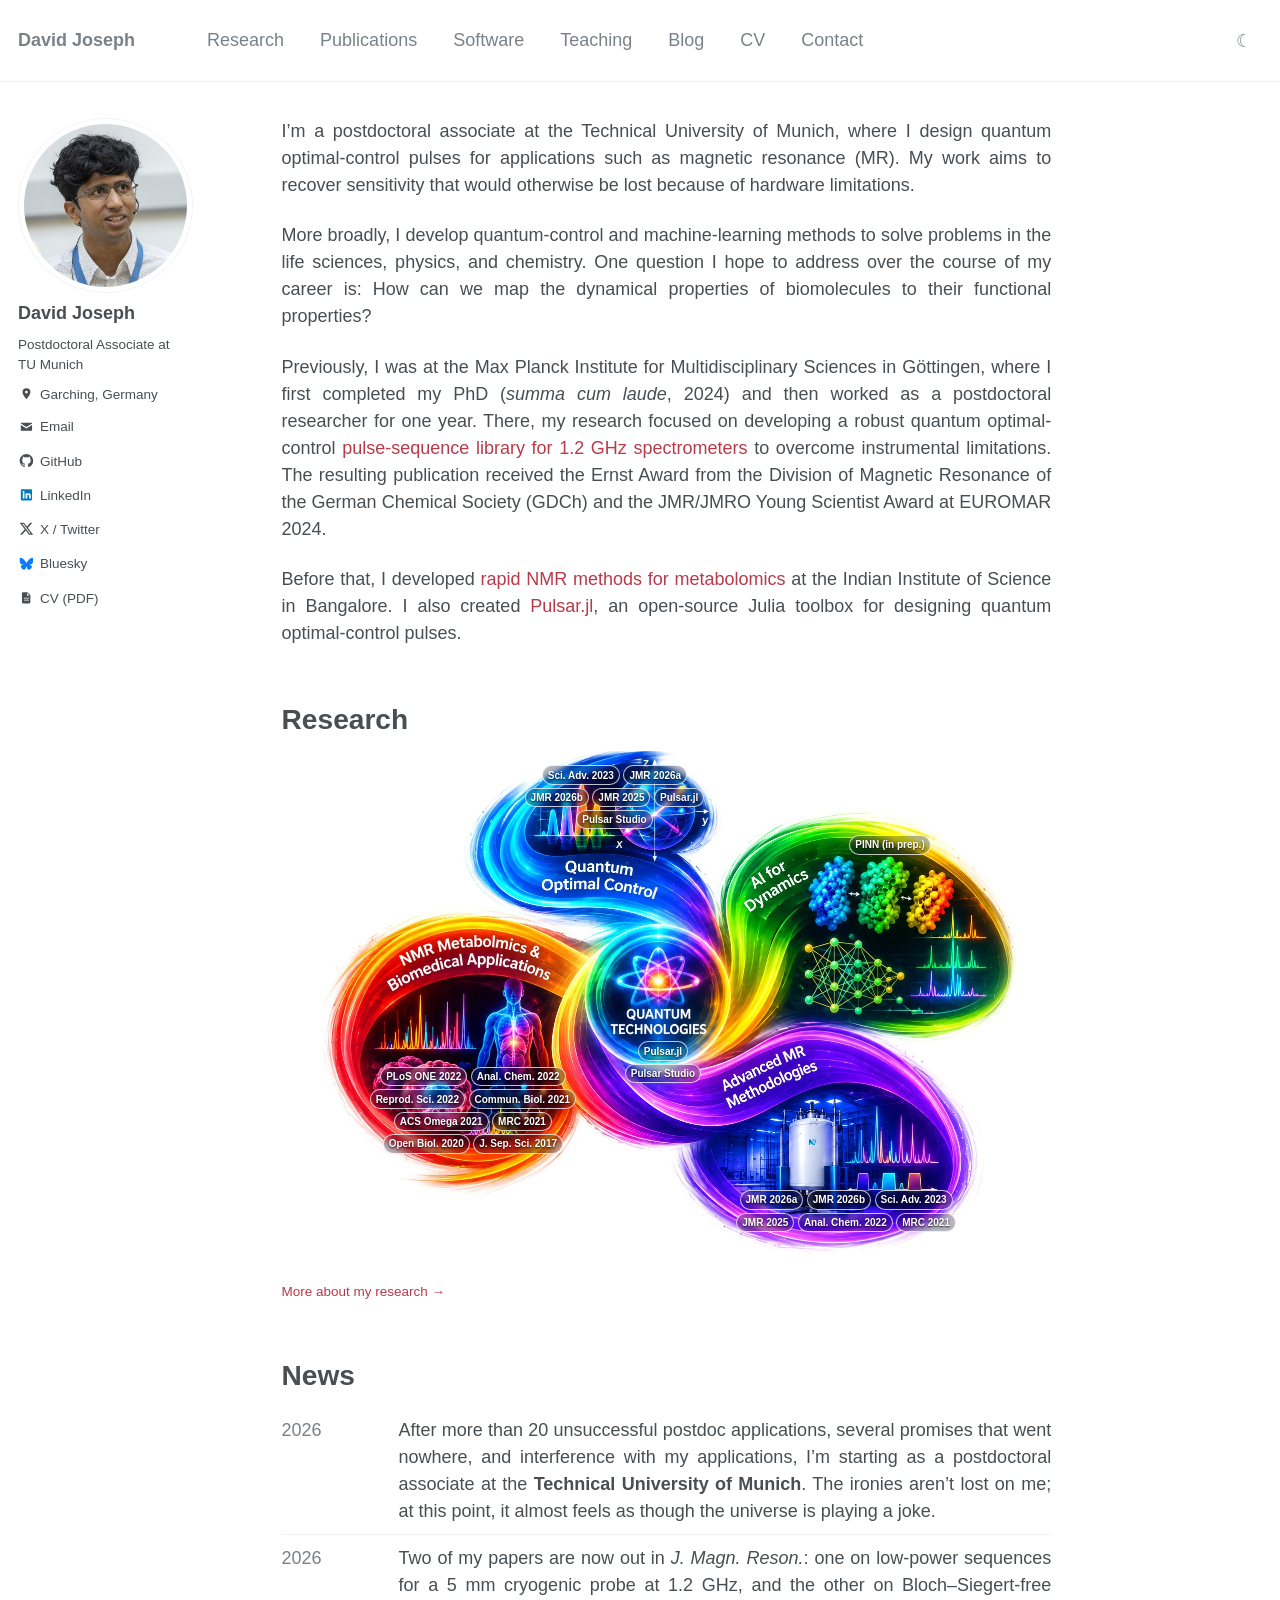
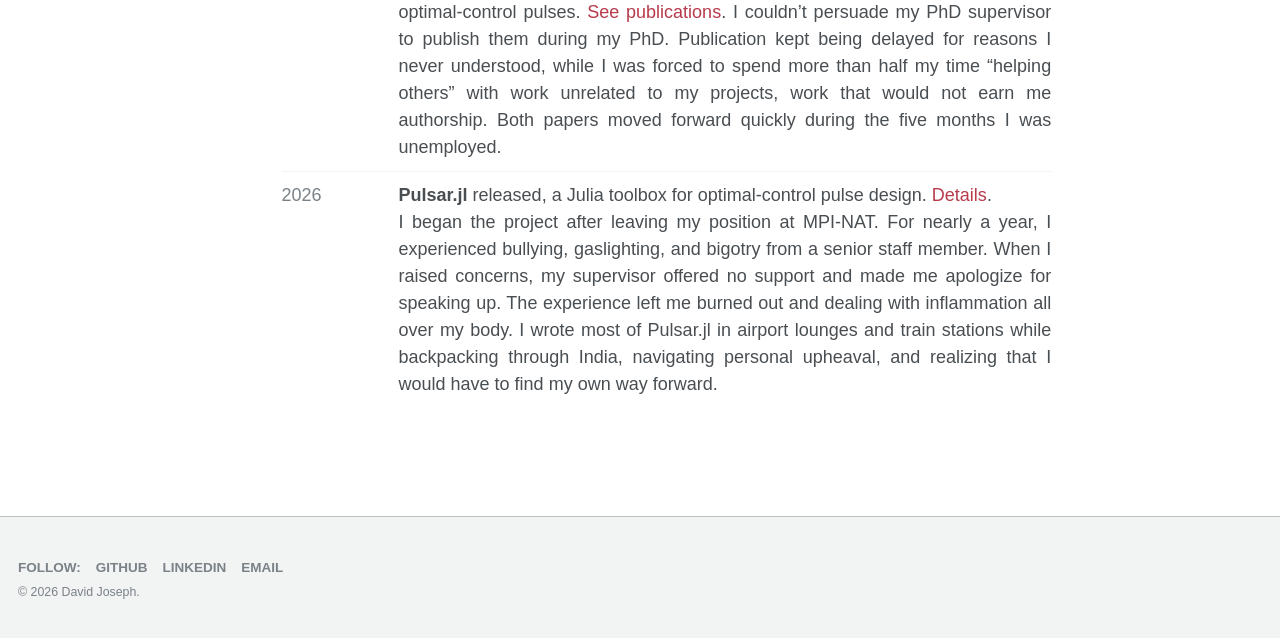
<file: index.html>
<!DOCTYPE html>
<html lang="en">
<head>
<meta charset="utf-8">
<meta name="viewport" content="width=device-width, initial-scale=1">
<title>David Joseph — NMR spectroscopy &amp; quantum optimal control</title>
<meta name="description" content="David Joseph designs quantum optimal control pulses for ultrahigh-field biomolecular NMR at the Technical University of Munich. Ernst Award 2024. Author of the Pulsar.jl optimal control toolbox.">
<meta name="author" content="David Joseph">
<link rel="canonical" href="https://dajo2025.github.io/">

<meta property="og:type" content="profile">
<meta property="og:site_name" content="David Joseph">
<meta property="og:title" content="David Joseph — NMR spectroscopy &amp; quantum optimal control">
<meta property="og:description" content="David Joseph designs quantum optimal control pulses for ultrahigh-field biomolecular NMR at the Technical University of Munich. Ernst Award 2024. Author of the Pulsar.jl optimal control toolbox.">
<meta property="og:url" content="https://dajo2025.github.io/">
<meta property="og:image" content="https://dajo2025.github.io/assets/og-image.png">
<meta name="twitter:card" content="summary_large_image">

<link rel="icon" href="data:image/svg+xml,<svg xmlns='http://www.w3.org/2000/svg' viewBox='0 0 32 32'><text y='26' font-size='26'>🧲</text></svg>">
<link rel="stylesheet" href="/assets/style.css?v=e96af88d">
<script src="/assets/main.js?v=fb1b348e"></script>
<!-- Umami Cloud visitor statistics (no cookies). data-domains limits counting to the live
     site, so local previews are not recorded. Dashboard: cloud.umami.is -->
<script defer src="https://cloud.umami.is/script.js" data-website-id="03325489-a454-401d-b5e7-53e17882b3be" data-domains="dajo2025.github.io"></script>

</head>
<body>
<a class="skip" href="#main">Skip to content</a>

<header class="masthead">
  <div class="masthead__inner">
    <nav class="site-nav" aria-label="Main">
      <a class="site-nav__home" href="/">David&nbsp;Joseph</a>
      <ul class="site-nav__links" id="site-nav-links">
        <li><a href="/research.html">Research</a></li>
        <li><a href="/publications.html">Publications</a></li>
        <li><a href="/software.html">Software</a></li>
        <li><a href="/teaching.html">Teaching</a></li>
        <li><a href="/blog.html">Blog</a></li>
        <li><a href="/cv.html">CV</a></li>
        <li><a href="/contact.html">Contact</a></li>
      </ul>
      <div class="site-nav__tools">
        <button class="theme-toggle" type="button" aria-label="Toggle theme">☾</button>
        <button class="nav-toggle" type="button" aria-label="Menu" aria-expanded="false" aria-controls="site-nav-links"><span class="navicon"></span></button>
      </div>
    </nav>
  </div>
</header>

<div class="wrap">

  <aside class="sidebar" aria-label="About David Joseph">
    <div class="author">
      <!-- Swap the photo by replacing assets/img/portrait.jpg (square, 400px or larger). -->
      <a class="author__avatar" href="/"><img src="/assets/img/portrait.jpg?v=036eb028" alt="David Joseph" width="600" height="600"></a>
      <div class="author__content">
        <p class="author__name">David Joseph</p>
        <p class="author__bio">Postdoctoral Associate at TU&nbsp;Munich</p>
      </div>
      <div class="author__urls-wrapper">
        <button class="author__urls-toggle" type="button" aria-expanded="false" aria-controls="author-urls">
          <svg viewBox="0 0 24 24" aria-hidden="true"><path fill="none" stroke="currentColor" stroke-width="2.4" stroke-linecap="round" d="M10 14a4 4 0 0 0 5.66 0l3-3a4 4 0 0 0-5.66-5.66l-1 1M14 10a4 4 0 0 0-5.66 0l-3 3a4 4 0 0 0 5.66 5.66l1-1"/></svg>
          Links
        </button>
        <ul class="author__urls" id="author-urls">
          <li>
            <svg viewBox="0 0 24 24" aria-hidden="true"><path fill-rule="evenodd" d="M12 2a7 7 0 0 0-7 7c0 5.2 7 13 7 13s7-7.8 7-13a7 7 0 0 0-7-7zm0 9.5a2.5 2.5 0 1 1 0-5 2.5 2.5 0 0 1 0 5z"/></svg>
            Garching, Germany
          </li>
          <li><a href="mailto:dajo.science@gmail.com">
            <svg viewBox="0 0 24 24" aria-hidden="true"><path d="M3 5h18a1 1 0 0 1 1 1v.4l-10 6.2L2 6.4V6a1 1 0 0 1 1-1zm-1 3.75V18a1 1 0 0 0 1 1h18a1 1 0 0 0 1-1V8.75l-10 6.2-10-6.2z"/></svg>
            Email</a></li>
          <li><a href="https://github.com/DaJo2025" rel="me noopener" target="_blank">
            <svg viewBox="0 0 16 16" aria-hidden="true"><path d="M8 0C3.58 0 0 3.58 0 8c0 3.54 2.29 6.53 5.47 7.59.4.07.55-.17.55-.38 0-.19-.01-.82-.01-1.49-2.01.37-2.53-.49-2.69-.94-.09-.23-.48-.94-.82-1.13-.28-.15-.68-.52-.01-.53.63-.01 1.08.58 1.23.82.72 1.21 1.87.87 2.33.66.07-.52.28-.87.51-1.07-1.78-.2-3.64-.89-3.64-3.95 0-.87.31-1.59.82-2.15-.08-.2-.36-1.02.08-2.12 0 0 .67-.21 2.2.82.64-.18 1.32-.27 2-.27.68 0 1.36.09 2 .27 1.53-1.04 2.2-.82 2.2-.82.44 1.1.16 1.92.08 2.12.51.56.82 1.27.82 2.15 0 3.07-1.87 3.75-3.65 3.95.29.25.54.73.54 1.48 0 1.07-.01 1.93-.01 2.2 0 .21.15.46.55.38A8.013 8.013 0 0 0 16 8c0-4.42-3.58-8-8-8z"/></svg>
            GitHub</a></li>
          <li><a href="https://www.linkedin.com/in/david-joseph-37a0b9389/" rel="me noopener" target="_blank">
            <svg class="ico-linkedin" viewBox="0 0 24 24" aria-hidden="true"><path fill-rule="evenodd" d="M4 2h16a2 2 0 0 1 2 2v16a2 2 0 0 1-2 2H4a2 2 0 0 1-2-2V4a2 2 0 0 1 2-2zm1.5 7.5v9h3v-9h-3zM7 5.2a1.75 1.75 0 1 0 0 3.5 1.75 1.75 0 0 0 0-3.5zm3.5 4.3v9h3v-4.7c0-1.3.7-2 1.7-2s1.5.7 1.5 2v4.7h3v-5.3c0-2.6-1.4-4-3.4-4-1.3 0-2.2.6-2.8 1.4V9.5h-3z"/></svg>
            LinkedIn</a></li>
          <li><a href="https://x.com/DaJo_1729" rel="me noopener" target="_blank">
            <svg viewBox="0 0 24 24" aria-hidden="true"><path d="M18.901 1.153h3.68l-8.04 9.19L24 22.846h-7.406l-5.8-7.584-6.638 7.584H.474l8.6-9.83L0 1.154h7.594l5.243 6.932ZM17.61 20.644h2.039L6.486 3.24H4.298Z"/></svg>
            X / Twitter</a></li>
          <li><a href="https://bsky.app/profile/dajo-1729.bsky.social" rel="me noopener" target="_blank">
            <svg class="ico-bluesky" viewBox="0 0 24 24" aria-hidden="true"><path d="M12 10.8c-1.087-2.114-4.046-6.053-6.798-7.995C2.566.944 1.561 1.266.902 1.565.139 1.908 0 3.08 0 3.768c0 .69.378 5.65.624 6.479.815 2.736 3.713 3.66 6.383 3.364.136-.02.275-.039.415-.056-.138.022-.276.04-.415.056-3.912.58-7.387 2.005-2.83 7.078 5.013 5.19 6.87-1.113 7.823-4.308.953 3.195 2.05 9.271 7.733 4.308 4.267-4.308 1.172-6.498-2.74-7.078a8.741 8.741 0 0 1-.415-.056c.14.017.279.036.415.056 2.67.297 5.568-.628 6.383-3.364.246-.828.624-5.79.624-6.478 0-.69-.139-1.861-.902-2.206-.659-.298-1.664-.62-4.3 1.24C16.046 4.748 13.087 8.687 12 10.8Z"/></svg>
            Bluesky</a></li>
          <!-- TODO: uncomment once you have the URLs.
          <li><a href="https://orcid.org/0000-0000-0000-0000" rel="me noopener" target="_blank">
            <svg class="ico-orcid" viewBox="0 0 24 24" aria-hidden="true"><path fill-rule="evenodd" d="M12 1a11 11 0 1 0 0 22 11 11 0 0 0 0-22zM7.2 8.3h1.7v8.9H7.2V8.3zm.85-3.1a1.1 1.1 0 1 1 0 2.2 1.1 1.1 0 0 1 0-2.2zm3.25 3.1h3.5c3 0 4.7 2 4.7 4.45 0 2.5-1.8 4.45-4.7 4.45h-3.5V8.3zm1.7 1.5v5.9h1.7c2 0 3-1.3 3-2.95 0-1.6-1-2.95-3-2.95H13z"/></svg>
            ORCID</a></li>
          <li><a href="https://scholar.google.com/citations?user=XXXXXXX" rel="me noopener" target="_blank">
            <svg viewBox="0 0 24 24" aria-hidden="true"><path d="M12 3 1 9l11 6 9-4.9V17h2V9L12 3zM5 13.2V17c0 1.7 3.1 3 7 3s7-1.3 7-3v-3.8l-7 3.8-7-3.8z"/></svg>
            Google Scholar</a></li>
          -->
          <li><a href="/CV_DaJo_2026.pdf">
            <svg viewBox="0 0 24 24" aria-hidden="true"><path fill-rule="evenodd" d="M6 2h8l5 5v13a2 2 0 0 1-2 2H6a2 2 0 0 1-2-2V4a2 2 0 0 1 2-2zm7 1.5V8h4.5L13 3.5zM7.5 12v1.5h9V12h-9zm0 3.5V17h9v-1.5h-9z"/></svg>
            CV (PDF)</a></li>
        </ul>
      </div>
    </div>
  </aside>

<main id="main" class="home">

  <!-- Name, role, photo and profile links live in the sidebar (templates/layout.html). -->
  <h1 class="visually-hidden">David Joseph</h1>

  <section>
    <p>
      I’m a postdoctoral associate at the Technical University of Munich, where I design
      quantum optimal-control pulses for applications such as magnetic resonance (MR). My work
      aims to recover sensitivity that would otherwise be lost because of hardware limitations.
    </p>
    <p>
      More broadly, I develop quantum-control and machine-learning methods to solve problems
      in the life sciences, physics, and chemistry. One question I hope to address over the
      course of my career is: How can we map the dynamical properties of biomolecules to their
      functional properties?
    </p>
    <p>
      Previously, I was at the Max Planck Institute for Multidisciplinary Sciences in
      Göttingen, where I first completed my PhD (<em>summa cum laude</em>, 2024) and then
      worked as a postdoctoral researcher for one year. There, my research focused on
      developing a robust quantum optimal-control
      <a href="/research-optimal-control.html">pulse-sequence library for 1.2 GHz
      spectrometers</a> to overcome instrumental limitations. The resulting publication
      received the Ernst Award from the Division of Magnetic Resonance of the German Chemical
      Society (GDCh) and the JMR/JMRO Young Scientist Award at EUROMAR 2024.
    </p>
    <p>
      Before that, I developed
      <a href="/research-metabolomics.html">rapid NMR methods for metabolomics</a> at the
      Indian Institute of Science in Bangalore. I also created
      <a href="/software.html">Pulsar.jl</a>, an open-source Julia toolbox for designing
      quantum optimal-control pulses.
    </p>
  </section>

  <section>
    <h2>Research</h2>

    <!-- Shared by the homepage and the Research page: a content file pulls it in with the research_map placeholder.
     The overview figure, with a transparent link tab for each published paper and each
     project in preparation (not the obituary or the submitted paper), placed on the
     research area(s) it belongs to; a paper that fits two areas appears on both. The tabs are always on the figure; on a phone the figure keeps a
     readable size and scrolls sideways.
     Positions are set in assets/style.css (.research-map__group--…). -->
<figure class="research-map">
  <div class="research-map__stage">
    <div class="research-map__canvas">
      <img src="/assets/img/research-map.jpg?v=89cf2411" width="1536" height="1024"
           alt="Overview of my research areas: quantum optimal control, NMR metabolomics and biomedical applications, quantum technologies, AI for dynamics, and advanced MR methodologies.">

      <div class="research-map__group research-map__group--qoc">
        <span class="research-map__label">Quantum optimal control</span>
        <a href="https://doi.org/10.1126/sciadv.adj1133" title="Optimal control pulses for the 1.2 GHz (28.2 T) NMR spectrometers — Science Advances 9, eadj1133 (2023)" target="_blank" rel="noopener">Sci. Adv. 2023</a>
        <a href="https://doi.org/10.1016/j.jmr.2026.108030" title="Optimal control pulses for Bloch–Siegert shift free NMR experiments — J. Magn. Reson. 386, 108030 (2026)" target="_blank" rel="noopener">JMR 2026a</a>
        <a href="https://doi.org/10.1016/j.jmr.2026.108081" title="Low-power optimal control pulse sequences enhance the sensitivity of a 5 mm triple-resonance cryogenic probe at 1.2 GHz — J. Magn. Reson. 389, 108081 (2026)" target="_blank" rel="noopener">JMR 2026b</a>
        <a href="https://doi.org/10.1016/j.jmr.2025.107972" title="15N optimal control pulses: an efficient approach to boost 13C-detected NMR experiments — J. Magn. Reson. 381, 107972 (2025)" target="_blank" rel="noopener">JMR 2025</a>
        <a href="https://www.globalnmr.org/pulsar-jl-a-unified-julia-framework-for-pulse-design-across-magnetic-resonance-and-quantum-technologies/" title="Pulsar.jl: a unified Julia framework for pulse design across magnetic resonance and quantum technologies — in preparation" target="_blank" rel="noopener">Pulsar.jl</a>
        <a href="https://www.globalnmr.org/pulsar-studio-a-graphical-interface-for-quantum-optimal-control-pulse-design/" title="Pulsar Studio: a graphical interface for quantum optimal-control pulse design — in preparation" target="_blank" rel="noopener">Pulsar Studio</a>
      </div>

      <div class="research-map__group research-map__group--ai">
        <span class="research-map__label">AI for dynamics</span>
        <a href="https://www.globalnmr.org/physics-informed-neural-network-for-conformational-state-prediction-from-nmr-spectra/" title="Physics-informed neural network for conformational-state prediction from NMR spectra — in preparation" target="_blank" rel="noopener">PINN (in prep.)</a>
      </div>

      <div class="research-map__group research-map__group--metab">
        <span class="research-map__label">NMR metabolomics &amp; biomedical applications</span>
        <a href="https://doi.org/10.1371/journal.pone.0273321" title="ICSI in non-male factor infertility patients does not alter metabolomic signature in sibling embryos — PLoS ONE 17, e0273321 (2022)" target="_blank" rel="noopener">PLoS ONE 2022</a>
        <a href="https://doi.org/10.1021/acs.analchem.2c00565" title="A one-dimensional phase-modulated (PM) NMR experiment for differentiating spin systems in small-molecule mixtures — Analytical Chemistry 94, 16555 (2022)" target="_blank" rel="noopener">Anal. Chem. 2022</a>
        <a href="https://doi.org/10.1007/s43032-022-01071-1" title="Combining machine learning with metabolomic and embryologic data improves embryo implantation prediction — Reproductive Sciences 30, 984 (2022)" target="_blank" rel="noopener">Reprod. Sci. 2022</a>
        <a href="https://doi.org/10.1038/s42003-021-02191-1" title="PD-1 derived CA-170 is an oral immune checkpoint inhibitor that exhibits preclinical anti-tumor efficacy — Communications Biology 4, 699 (2021)" target="_blank" rel="noopener">Commun. Biol. 2021</a>
        <a href="https://doi.org/10.1021/acsomega.1c01299" title="Insights into the NF-κB–DNA interaction through NMR spectroscopy — ACS Omega 6, 12877 (2021)" target="_blank" rel="noopener">ACS Omega 2021</a>
        <a href="https://doi.org/10.1002/mrc.5106" title="Rapid NMR data acquisition with improved resolution and sensitivity for high-throughput metabolomic analysis — Magn. Reson. Chem. 59, 300 (2021)" target="_blank" rel="noopener">MRC 2021</a>
        <a href="https://doi.org/10.1098/rsob.200092" title="The utility of nuclear magnetic resonance spectroscopy in assisted reproduction — Open Biology 10, 200092 (2020)" target="_blank" rel="noopener">Open Biol. 2020</a>
        <a href="https://doi.org/10.1002/jssc.201700192" title="Capillary zone electrophoresis for the analysis of naturally occurring 2-hydroxycitric acids and their lactones — J. Sep. Sci. 40, 3351 (2017)" target="_blank" rel="noopener">J. Sep. Sci. 2017</a>
      </div>

      <div class="research-map__group research-map__group--qt">
        <span class="research-map__label">Quantum technologies</span>
        <a href="https://www.globalnmr.org/pulsar-jl-a-unified-julia-framework-for-pulse-design-across-magnetic-resonance-and-quantum-technologies/" title="Pulsar.jl: a unified Julia framework for pulse design across magnetic resonance and quantum technologies — in preparation" target="_blank" rel="noopener">Pulsar.jl</a>
        <a href="https://www.globalnmr.org/pulsar-studio-a-graphical-interface-for-quantum-optimal-control-pulse-design/" title="Pulsar Studio: a graphical interface for quantum optimal-control pulse design — in preparation" target="_blank" rel="noopener">Pulsar Studio</a>
      </div>

      <div class="research-map__group research-map__group--adv">
        <span class="research-map__label">Advanced MR methodologies</span>
        <a href="https://doi.org/10.1016/j.jmr.2026.108030" title="Optimal control pulses for Bloch–Siegert shift free NMR experiments — J. Magn. Reson. 386, 108030 (2026)" target="_blank" rel="noopener">JMR 2026a</a>
        <a href="https://doi.org/10.1016/j.jmr.2026.108081" title="Low-power optimal control pulse sequences enhance the sensitivity of a 5 mm triple-resonance cryogenic probe at 1.2 GHz — J. Magn. Reson. 389, 108081 (2026)" target="_blank" rel="noopener">JMR 2026b</a>
        <a href="https://doi.org/10.1126/sciadv.adj1133" title="Optimal control pulses for the 1.2 GHz (28.2 T) NMR spectrometers — Science Advances 9, eadj1133 (2023)" target="_blank" rel="noopener">Sci. Adv. 2023</a>
        <a href="https://doi.org/10.1016/j.jmr.2025.107972" title="15N optimal control pulses: an efficient approach to boost 13C-detected NMR experiments — J. Magn. Reson. 381, 107972 (2025)" target="_blank" rel="noopener">JMR 2025</a>
        <a href="https://doi.org/10.1021/acs.analchem.2c00565" title="A one-dimensional phase-modulated (PM) NMR experiment for differentiating spin systems in small-molecule mixtures — Analytical Chemistry 94, 16555 (2022)" target="_blank" rel="noopener">Anal. Chem. 2022</a>
        <a href="https://doi.org/10.1002/mrc.5106" title="Rapid NMR data acquisition with improved resolution and sensitivity for high-throughput metabolomic analysis — Magn. Reson. Chem. 59, 300 (2021)" target="_blank" rel="noopener">MRC 2021</a>
      </div>
    </div>
  </div>
  <figcaption class="research-map__hint">Swipe sideways to see the whole figure.</figcaption>
</figure>

    <p class="small"><a href="/research.html">More about my research →</a></p>
  </section>

  <section>
    <h2>News</h2>
    <!-- Add newest at the top. Keeping this current is the cheapest way to make the
         site look alive to anyone who checks twice. -->
    <ul class="news">
      <li><span class="when">2026</span><span>After more than 20 unsuccessful postdoc applications, several promises that went nowhere, and interference with my applications, I’m starting as a postdoctoral associate at the <strong>Technical University of Munich</strong>. The ironies aren’t lost on me; at this point, it almost feels as though the universe is playing a joke.</span></li>
      <li><span class="when">2026</span><span>Two of my papers are now out in <em>J. Magn. Reson.</em>: one on low-power sequences for a 5 mm cryogenic probe at 1.2 GHz, and the other on Bloch–Siegert-free optimal-control pulses. <a href="/publications.html">See publications</a>. I couldn’t persuade my PhD supervisor to publish them during my PhD. Publication kept being delayed for reasons I never understood, while I was forced to spend more than half my time “helping others” with work unrelated to my projects, work that would not earn me authorship. Both papers moved forward quickly during the five months I was unemployed.</span></li>
      <li><span class="when">2026</span><span><strong>Pulsar.jl</strong> released, a Julia toolbox for optimal-control pulse design. <a href="/software.html">Details</a>.<br>I began the project after leaving my position at MPI-NAT. For nearly a year, I experienced bullying, gaslighting, and bigotry from a senior staff member. When I raised concerns, my supervisor offered no support and made me apologize for speaking up. The experience left me burned out and dealing with inflammation all over my body. I wrote most of Pulsar.jl in airport lounges and train stations while backpacking through India, navigating personal upheaval, and realizing that I would have to find my own way forward.</span></li>
    </ul>
  </section>

</main>

</div>

<footer class="page__footer">
  <div class="page__footer-inner">
    <div class="page__footer-follow">
      <ul>
        <li><strong>Follow:</strong></li>
        <li><a href="https://github.com/DaJo2025" rel="me noopener" target="_blank">GitHub</a></li>
        <li><a href="https://www.linkedin.com/in/david-joseph-37a0b9389/" rel="me noopener" target="_blank">LinkedIn</a></li>
        <li><a href="mailto:dajo.science@gmail.com">Email</a></li>
      </ul>
    </div>
    <div class="page__footer-copyright">
      © <span id="yr">2026</span> David Joseph.
    </div>
  </div>
</footer>
<script>document.getElementById("yr").textContent = new Date().getFullYear();</script>
</body>
</html>
</file>
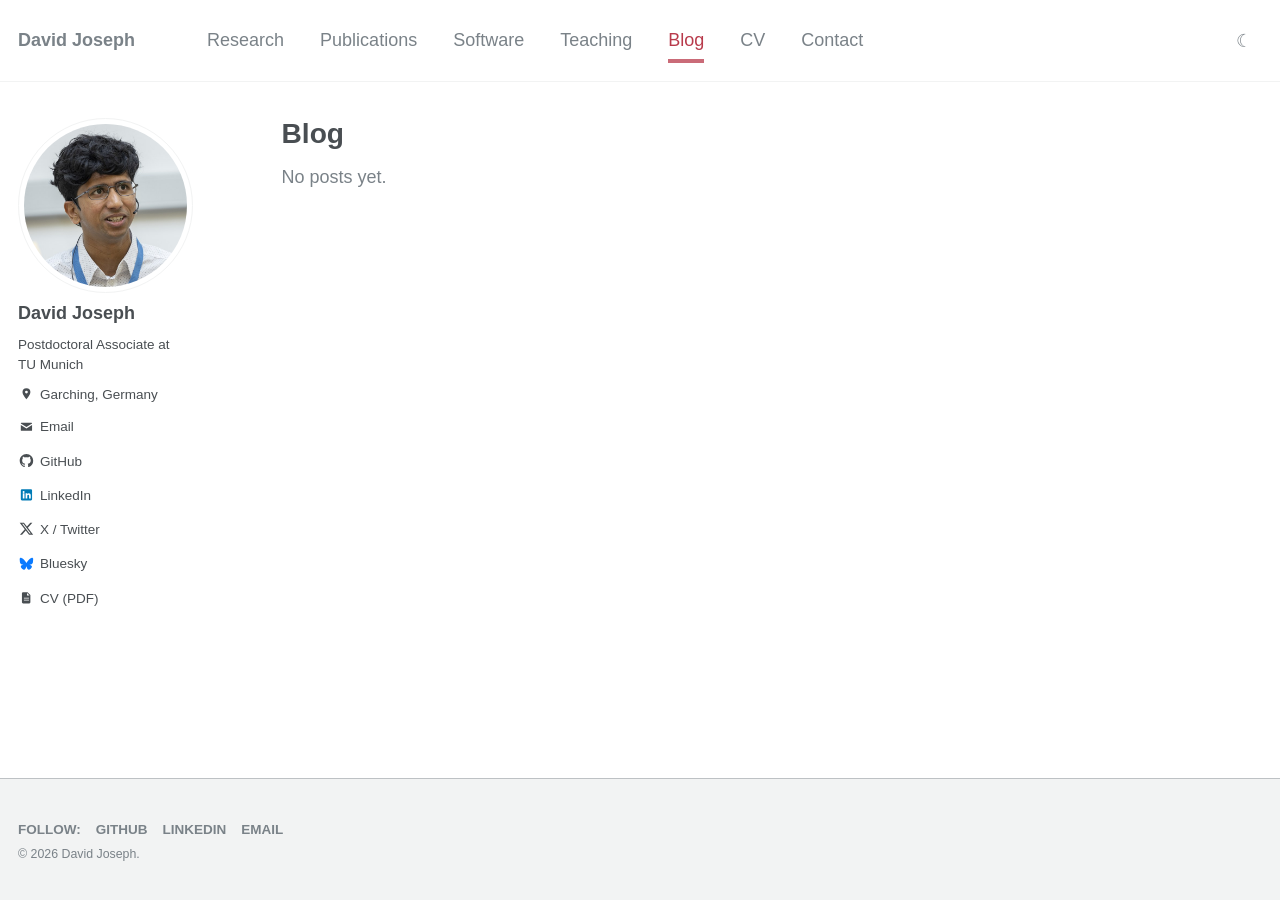
<file: blog.html>
<!DOCTYPE html>
<html lang="en">
<head>
<meta charset="utf-8">
<meta name="viewport" content="width=device-width, initial-scale=1">
<title>Blog — David Joseph</title>
<meta name="description" content="Blog posts by David Joseph.">
<meta name="author" content="David Joseph">
<link rel="canonical" href="https://dajo2025.github.io/blog.html">

<meta property="og:type" content="article">
<meta property="og:site_name" content="David Joseph">
<meta property="og:title" content="Blog — David Joseph">
<meta property="og:description" content="Blog posts by David Joseph.">
<meta property="og:url" content="https://dajo2025.github.io/blog.html">
<meta property="og:image" content="https://dajo2025.github.io/assets/og-image.png">
<meta name="twitter:card" content="summary_large_image">

<link rel="icon" href="data:image/svg+xml,<svg xmlns='http://www.w3.org/2000/svg' viewBox='0 0 32 32'><text y='26' font-size='26'>🧲</text></svg>">
<link rel="stylesheet" href="/assets/style.css?v=e96af88d">
<script src="/assets/main.js?v=fb1b348e"></script>
<!-- Umami Cloud visitor statistics (no cookies). data-domains limits counting to the live
     site, so local previews are not recorded. Dashboard: cloud.umami.is -->
<script defer src="https://cloud.umami.is/script.js" data-website-id="03325489-a454-401d-b5e7-53e17882b3be" data-domains="dajo2025.github.io"></script>

</head>
<body>
<a class="skip" href="#main">Skip to content</a>

<header class="masthead">
  <div class="masthead__inner">
    <nav class="site-nav" aria-label="Main">
      <a class="site-nav__home" href="/">David&nbsp;Joseph</a>
      <ul class="site-nav__links" id="site-nav-links">
        <li><a href="/research.html">Research</a></li>
        <li><a href="/publications.html">Publications</a></li>
        <li><a href="/software.html">Software</a></li>
        <li><a href="/teaching.html">Teaching</a></li>
        <li><a href="/blog.html" aria-current="page">Blog</a></li>
        <li><a href="/cv.html">CV</a></li>
        <li><a href="/contact.html">Contact</a></li>
      </ul>
      <div class="site-nav__tools">
        <button class="theme-toggle" type="button" aria-label="Toggle theme">☾</button>
        <button class="nav-toggle" type="button" aria-label="Menu" aria-expanded="false" aria-controls="site-nav-links"><span class="navicon"></span></button>
      </div>
    </nav>
  </div>
</header>

<div class="wrap">

  <aside class="sidebar" aria-label="About David Joseph">
    <div class="author">
      <!-- Swap the photo by replacing assets/img/portrait.jpg (square, 400px or larger). -->
      <a class="author__avatar" href="/"><img src="/assets/img/portrait.jpg?v=036eb028" alt="David Joseph" width="600" height="600"></a>
      <div class="author__content">
        <p class="author__name">David Joseph</p>
        <p class="author__bio">Postdoctoral Associate at TU&nbsp;Munich</p>
      </div>
      <div class="author__urls-wrapper">
        <button class="author__urls-toggle" type="button" aria-expanded="false" aria-controls="author-urls">
          <svg viewBox="0 0 24 24" aria-hidden="true"><path fill="none" stroke="currentColor" stroke-width="2.4" stroke-linecap="round" d="M10 14a4 4 0 0 0 5.66 0l3-3a4 4 0 0 0-5.66-5.66l-1 1M14 10a4 4 0 0 0-5.66 0l-3 3a4 4 0 0 0 5.66 5.66l1-1"/></svg>
          Links
        </button>
        <ul class="author__urls" id="author-urls">
          <li>
            <svg viewBox="0 0 24 24" aria-hidden="true"><path fill-rule="evenodd" d="M12 2a7 7 0 0 0-7 7c0 5.2 7 13 7 13s7-7.8 7-13a7 7 0 0 0-7-7zm0 9.5a2.5 2.5 0 1 1 0-5 2.5 2.5 0 0 1 0 5z"/></svg>
            Garching, Germany
          </li>
          <li><a href="mailto:dajo.science@gmail.com">
            <svg viewBox="0 0 24 24" aria-hidden="true"><path d="M3 5h18a1 1 0 0 1 1 1v.4l-10 6.2L2 6.4V6a1 1 0 0 1 1-1zm-1 3.75V18a1 1 0 0 0 1 1h18a1 1 0 0 0 1-1V8.75l-10 6.2-10-6.2z"/></svg>
            Email</a></li>
          <li><a href="https://github.com/DaJo2025" rel="me noopener" target="_blank">
            <svg viewBox="0 0 16 16" aria-hidden="true"><path d="M8 0C3.58 0 0 3.58 0 8c0 3.54 2.29 6.53 5.47 7.59.4.07.55-.17.55-.38 0-.19-.01-.82-.01-1.49-2.01.37-2.53-.49-2.69-.94-.09-.23-.48-.94-.82-1.13-.28-.15-.68-.52-.01-.53.63-.01 1.08.58 1.23.82.72 1.21 1.87.87 2.33.66.07-.52.28-.87.51-1.07-1.78-.2-3.64-.89-3.64-3.95 0-.87.31-1.59.82-2.15-.08-.2-.36-1.02.08-2.12 0 0 .67-.21 2.2.82.64-.18 1.32-.27 2-.27.68 0 1.36.09 2 .27 1.53-1.04 2.2-.82 2.2-.82.44 1.1.16 1.92.08 2.12.51.56.82 1.27.82 2.15 0 3.07-1.87 3.75-3.65 3.95.29.25.54.73.54 1.48 0 1.07-.01 1.93-.01 2.2 0 .21.15.46.55.38A8.013 8.013 0 0 0 16 8c0-4.42-3.58-8-8-8z"/></svg>
            GitHub</a></li>
          <li><a href="https://www.linkedin.com/in/david-joseph-37a0b9389/" rel="me noopener" target="_blank">
            <svg class="ico-linkedin" viewBox="0 0 24 24" aria-hidden="true"><path fill-rule="evenodd" d="M4 2h16a2 2 0 0 1 2 2v16a2 2 0 0 1-2 2H4a2 2 0 0 1-2-2V4a2 2 0 0 1 2-2zm1.5 7.5v9h3v-9h-3zM7 5.2a1.75 1.75 0 1 0 0 3.5 1.75 1.75 0 0 0 0-3.5zm3.5 4.3v9h3v-4.7c0-1.3.7-2 1.7-2s1.5.7 1.5 2v4.7h3v-5.3c0-2.6-1.4-4-3.4-4-1.3 0-2.2.6-2.8 1.4V9.5h-3z"/></svg>
            LinkedIn</a></li>
          <li><a href="https://x.com/DaJo_1729" rel="me noopener" target="_blank">
            <svg viewBox="0 0 24 24" aria-hidden="true"><path d="M18.901 1.153h3.68l-8.04 9.19L24 22.846h-7.406l-5.8-7.584-6.638 7.584H.474l8.6-9.83L0 1.154h7.594l5.243 6.932ZM17.61 20.644h2.039L6.486 3.24H4.298Z"/></svg>
            X / Twitter</a></li>
          <li><a href="https://bsky.app/profile/dajo-1729.bsky.social" rel="me noopener" target="_blank">
            <svg class="ico-bluesky" viewBox="0 0 24 24" aria-hidden="true"><path d="M12 10.8c-1.087-2.114-4.046-6.053-6.798-7.995C2.566.944 1.561 1.266.902 1.565.139 1.908 0 3.08 0 3.768c0 .69.378 5.65.624 6.479.815 2.736 3.713 3.66 6.383 3.364.136-.02.275-.039.415-.056-.138.022-.276.04-.415.056-3.912.58-7.387 2.005-2.83 7.078 5.013 5.19 6.87-1.113 7.823-4.308.953 3.195 2.05 9.271 7.733 4.308 4.267-4.308 1.172-6.498-2.74-7.078a8.741 8.741 0 0 1-.415-.056c.14.017.279.036.415.056 2.67.297 5.568-.628 6.383-3.364.246-.828.624-5.79.624-6.478 0-.69-.139-1.861-.902-2.206-.659-.298-1.664-.62-4.3 1.24C16.046 4.748 13.087 8.687 12 10.8Z"/></svg>
            Bluesky</a></li>
          <!-- TODO: uncomment once you have the URLs.
          <li><a href="https://orcid.org/0000-0000-0000-0000" rel="me noopener" target="_blank">
            <svg class="ico-orcid" viewBox="0 0 24 24" aria-hidden="true"><path fill-rule="evenodd" d="M12 1a11 11 0 1 0 0 22 11 11 0 0 0 0-22zM7.2 8.3h1.7v8.9H7.2V8.3zm.85-3.1a1.1 1.1 0 1 1 0 2.2 1.1 1.1 0 0 1 0-2.2zm3.25 3.1h3.5c3 0 4.7 2 4.7 4.45 0 2.5-1.8 4.45-4.7 4.45h-3.5V8.3zm1.7 1.5v5.9h1.7c2 0 3-1.3 3-2.95 0-1.6-1-2.95-3-2.95H13z"/></svg>
            ORCID</a></li>
          <li><a href="https://scholar.google.com/citations?user=XXXXXXX" rel="me noopener" target="_blank">
            <svg viewBox="0 0 24 24" aria-hidden="true"><path d="M12 3 1 9l11 6 9-4.9V17h2V9L12 3zM5 13.2V17c0 1.7 3.1 3 7 3s7-1.3 7-3v-3.8l-7 3.8-7-3.8z"/></svg>
            Google Scholar</a></li>
          -->
          <li><a href="/CV_DaJo_2026.pdf">
            <svg viewBox="0 0 24 24" aria-hidden="true"><path fill-rule="evenodd" d="M6 2h8l5 5v13a2 2 0 0 1-2 2H6a2 2 0 0 1-2-2V4a2 2 0 0 1 2-2zm7 1.5V8h4.5L13 3.5zM7.5 12v1.5h9V12h-9zm0 3.5V17h9v-1.5h-9z"/></svg>
            CV (PDF)</a></li>
        </ul>
      </div>
    </div>
  </aside>

<main id="main">

  <h1>Blog</h1>

  <!-- The list below is generated from the files in content/blog/ (newest first).
       To write a post, copy content/blog/_template.md — see the README. -->
  <p class="muted">No posts yet.</p>

</main>

</div>

<footer class="page__footer">
  <div class="page__footer-inner">
    <div class="page__footer-follow">
      <ul>
        <li><strong>Follow:</strong></li>
        <li><a href="https://github.com/DaJo2025" rel="me noopener" target="_blank">GitHub</a></li>
        <li><a href="https://www.linkedin.com/in/david-joseph-37a0b9389/" rel="me noopener" target="_blank">LinkedIn</a></li>
        <li><a href="mailto:dajo.science@gmail.com">Email</a></li>
      </ul>
    </div>
    <div class="page__footer-copyright">
      © <span id="yr">2026</span> David Joseph.
    </div>
  </div>
</footer>
<script>document.getElementById("yr").textContent = new Date().getFullYear();</script>
</body>
</html>
</file>
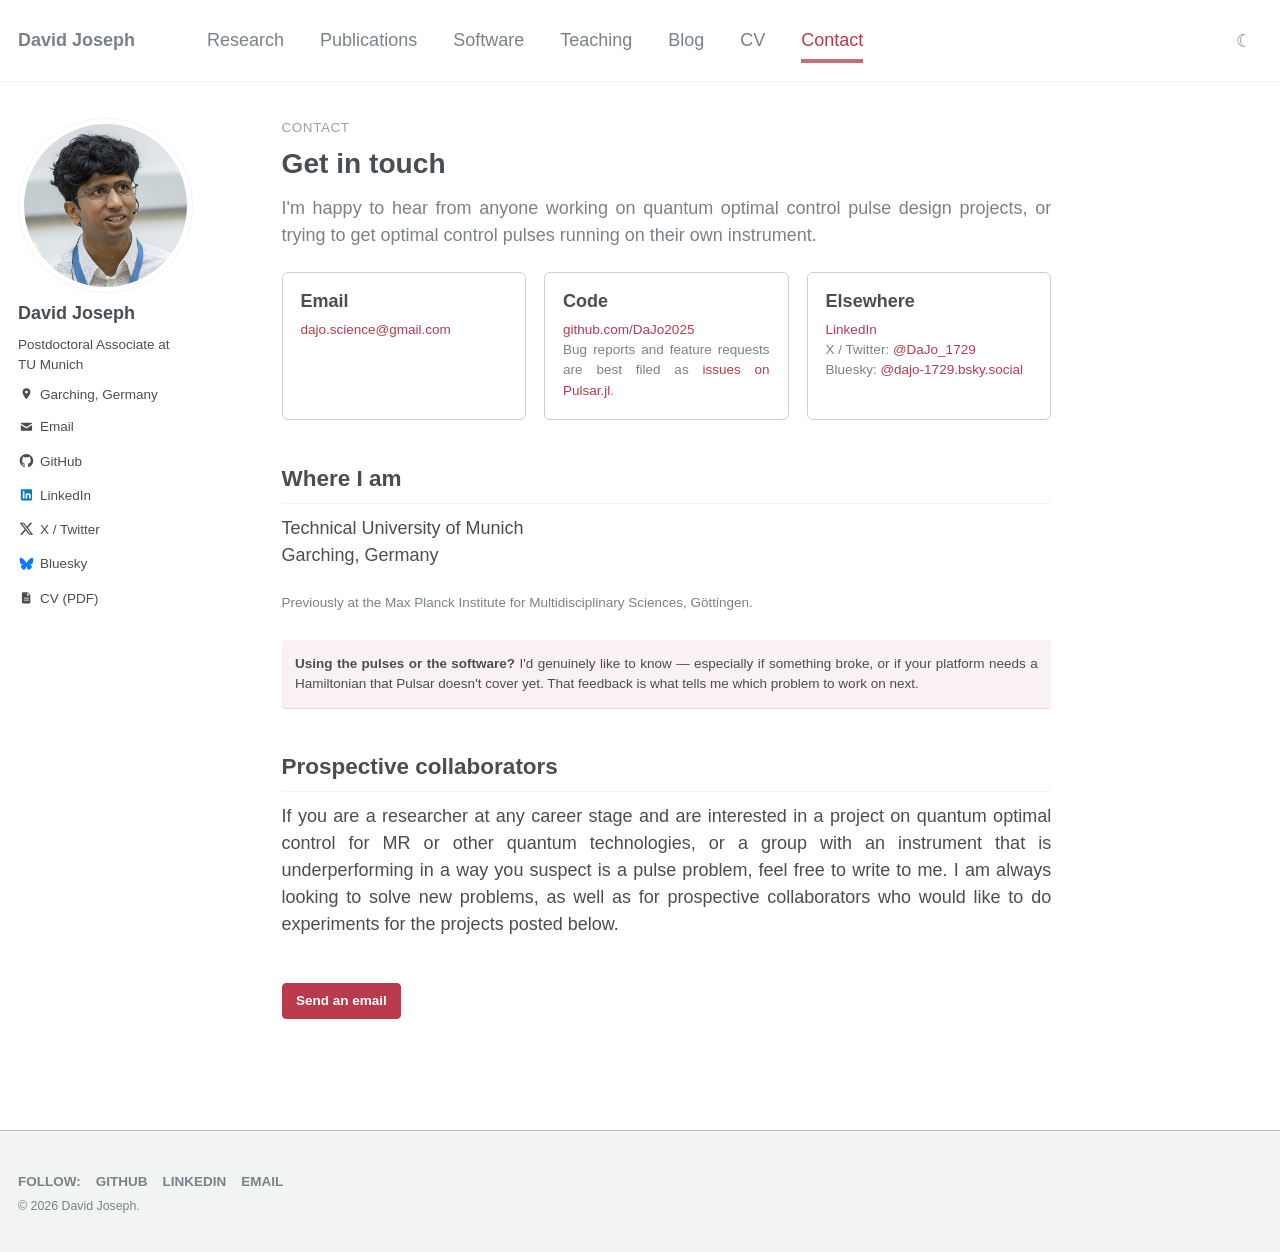
<file: contact.html>
<!DOCTYPE html>
<html lang="en">
<head>
<meta charset="utf-8">
<meta name="viewport" content="width=device-width, initial-scale=1">
<title>Contact — David Joseph</title>
<meta name="description" content="Contact David Joseph — postdoctoral associate in NMR spectroscopy and quantum optimal control at the Technical University of Munich, Garching.">
<meta name="author" content="David Joseph">
<link rel="canonical" href="https://dajo2025.github.io/contact.html">

<meta property="og:type" content="article">
<meta property="og:site_name" content="David Joseph">
<meta property="og:title" content="Contact — David Joseph">
<meta property="og:description" content="Contact David Joseph — postdoctoral associate in NMR spectroscopy and quantum optimal control at the Technical University of Munich, Garching.">
<meta property="og:url" content="https://dajo2025.github.io/contact.html">
<meta property="og:image" content="https://dajo2025.github.io/assets/og-image.png">
<meta name="twitter:card" content="summary_large_image">

<link rel="icon" href="data:image/svg+xml,<svg xmlns='http://www.w3.org/2000/svg' viewBox='0 0 32 32'><text y='26' font-size='26'>🧲</text></svg>">
<link rel="stylesheet" href="/assets/style.css?v=e96af88d">
<script src="/assets/main.js?v=fb1b348e"></script>
<!-- Umami Cloud visitor statistics (no cookies). data-domains limits counting to the live
     site, so local previews are not recorded. Dashboard: cloud.umami.is -->
<script defer src="https://cloud.umami.is/script.js" data-website-id="03325489-a454-401d-b5e7-53e17882b3be" data-domains="dajo2025.github.io"></script>

</head>
<body>
<a class="skip" href="#main">Skip to content</a>

<header class="masthead">
  <div class="masthead__inner">
    <nav class="site-nav" aria-label="Main">
      <a class="site-nav__home" href="/">David&nbsp;Joseph</a>
      <ul class="site-nav__links" id="site-nav-links">
        <li><a href="/research.html">Research</a></li>
        <li><a href="/publications.html">Publications</a></li>
        <li><a href="/software.html">Software</a></li>
        <li><a href="/teaching.html">Teaching</a></li>
        <li><a href="/blog.html">Blog</a></li>
        <li><a href="/cv.html">CV</a></li>
        <li><a href="/contact.html" aria-current="page">Contact</a></li>
      </ul>
      <div class="site-nav__tools">
        <button class="theme-toggle" type="button" aria-label="Toggle theme">☾</button>
        <button class="nav-toggle" type="button" aria-label="Menu" aria-expanded="false" aria-controls="site-nav-links"><span class="navicon"></span></button>
      </div>
    </nav>
  </div>
</header>

<div class="wrap">

  <aside class="sidebar" aria-label="About David Joseph">
    <div class="author">
      <!-- Swap the photo by replacing assets/img/portrait.jpg (square, 400px or larger). -->
      <a class="author__avatar" href="/"><img src="/assets/img/portrait.jpg?v=036eb028" alt="David Joseph" width="600" height="600"></a>
      <div class="author__content">
        <p class="author__name">David Joseph</p>
        <p class="author__bio">Postdoctoral Associate at TU&nbsp;Munich</p>
      </div>
      <div class="author__urls-wrapper">
        <button class="author__urls-toggle" type="button" aria-expanded="false" aria-controls="author-urls">
          <svg viewBox="0 0 24 24" aria-hidden="true"><path fill="none" stroke="currentColor" stroke-width="2.4" stroke-linecap="round" d="M10 14a4 4 0 0 0 5.66 0l3-3a4 4 0 0 0-5.66-5.66l-1 1M14 10a4 4 0 0 0-5.66 0l-3 3a4 4 0 0 0 5.66 5.66l1-1"/></svg>
          Links
        </button>
        <ul class="author__urls" id="author-urls">
          <li>
            <svg viewBox="0 0 24 24" aria-hidden="true"><path fill-rule="evenodd" d="M12 2a7 7 0 0 0-7 7c0 5.2 7 13 7 13s7-7.8 7-13a7 7 0 0 0-7-7zm0 9.5a2.5 2.5 0 1 1 0-5 2.5 2.5 0 0 1 0 5z"/></svg>
            Garching, Germany
          </li>
          <li><a href="mailto:dajo.science@gmail.com">
            <svg viewBox="0 0 24 24" aria-hidden="true"><path d="M3 5h18a1 1 0 0 1 1 1v.4l-10 6.2L2 6.4V6a1 1 0 0 1 1-1zm-1 3.75V18a1 1 0 0 0 1 1h18a1 1 0 0 0 1-1V8.75l-10 6.2-10-6.2z"/></svg>
            Email</a></li>
          <li><a href="https://github.com/DaJo2025" rel="me noopener" target="_blank">
            <svg viewBox="0 0 16 16" aria-hidden="true"><path d="M8 0C3.58 0 0 3.58 0 8c0 3.54 2.29 6.53 5.47 7.59.4.07.55-.17.55-.38 0-.19-.01-.82-.01-1.49-2.01.37-2.53-.49-2.69-.94-.09-.23-.48-.94-.82-1.13-.28-.15-.68-.52-.01-.53.63-.01 1.08.58 1.23.82.72 1.21 1.87.87 2.33.66.07-.52.28-.87.51-1.07-1.78-.2-3.64-.89-3.64-3.95 0-.87.31-1.59.82-2.15-.08-.2-.36-1.02.08-2.12 0 0 .67-.21 2.2.82.64-.18 1.32-.27 2-.27.68 0 1.36.09 2 .27 1.53-1.04 2.2-.82 2.2-.82.44 1.1.16 1.92.08 2.12.51.56.82 1.27.82 2.15 0 3.07-1.87 3.75-3.65 3.95.29.25.54.73.54 1.48 0 1.07-.01 1.93-.01 2.2 0 .21.15.46.55.38A8.013 8.013 0 0 0 16 8c0-4.42-3.58-8-8-8z"/></svg>
            GitHub</a></li>
          <li><a href="https://www.linkedin.com/in/david-joseph-37a0b9389/" rel="me noopener" target="_blank">
            <svg class="ico-linkedin" viewBox="0 0 24 24" aria-hidden="true"><path fill-rule="evenodd" d="M4 2h16a2 2 0 0 1 2 2v16a2 2 0 0 1-2 2H4a2 2 0 0 1-2-2V4a2 2 0 0 1 2-2zm1.5 7.5v9h3v-9h-3zM7 5.2a1.75 1.75 0 1 0 0 3.5 1.75 1.75 0 0 0 0-3.5zm3.5 4.3v9h3v-4.7c0-1.3.7-2 1.7-2s1.5.7 1.5 2v4.7h3v-5.3c0-2.6-1.4-4-3.4-4-1.3 0-2.2.6-2.8 1.4V9.5h-3z"/></svg>
            LinkedIn</a></li>
          <li><a href="https://x.com/DaJo_1729" rel="me noopener" target="_blank">
            <svg viewBox="0 0 24 24" aria-hidden="true"><path d="M18.901 1.153h3.68l-8.04 9.19L24 22.846h-7.406l-5.8-7.584-6.638 7.584H.474l8.6-9.83L0 1.154h7.594l5.243 6.932ZM17.61 20.644h2.039L6.486 3.24H4.298Z"/></svg>
            X / Twitter</a></li>
          <li><a href="https://bsky.app/profile/dajo-1729.bsky.social" rel="me noopener" target="_blank">
            <svg class="ico-bluesky" viewBox="0 0 24 24" aria-hidden="true"><path d="M12 10.8c-1.087-2.114-4.046-6.053-6.798-7.995C2.566.944 1.561 1.266.902 1.565.139 1.908 0 3.08 0 3.768c0 .69.378 5.65.624 6.479.815 2.736 3.713 3.66 6.383 3.364.136-.02.275-.039.415-.056-.138.022-.276.04-.415.056-3.912.58-7.387 2.005-2.83 7.078 5.013 5.19 6.87-1.113 7.823-4.308.953 3.195 2.05 9.271 7.733 4.308 4.267-4.308 1.172-6.498-2.74-7.078a8.741 8.741 0 0 1-.415-.056c.14.017.279.036.415.056 2.67.297 5.568-.628 6.383-3.364.246-.828.624-5.79.624-6.478 0-.69-.139-1.861-.902-2.206-.659-.298-1.664-.62-4.3 1.24C16.046 4.748 13.087 8.687 12 10.8Z"/></svg>
            Bluesky</a></li>
          <!-- TODO: uncomment once you have the URLs.
          <li><a href="https://orcid.org/0000-0000-0000-0000" rel="me noopener" target="_blank">
            <svg class="ico-orcid" viewBox="0 0 24 24" aria-hidden="true"><path fill-rule="evenodd" d="M12 1a11 11 0 1 0 0 22 11 11 0 0 0 0-22zM7.2 8.3h1.7v8.9H7.2V8.3zm.85-3.1a1.1 1.1 0 1 1 0 2.2 1.1 1.1 0 0 1 0-2.2zm3.25 3.1h3.5c3 0 4.7 2 4.7 4.45 0 2.5-1.8 4.45-4.7 4.45h-3.5V8.3zm1.7 1.5v5.9h1.7c2 0 3-1.3 3-2.95 0-1.6-1-2.95-3-2.95H13z"/></svg>
            ORCID</a></li>
          <li><a href="https://scholar.google.com/citations?user=XXXXXXX" rel="me noopener" target="_blank">
            <svg viewBox="0 0 24 24" aria-hidden="true"><path d="M12 3 1 9l11 6 9-4.9V17h2V9L12 3zM5 13.2V17c0 1.7 3.1 3 7 3s7-1.3 7-3v-3.8l-7 3.8-7-3.8z"/></svg>
            Google Scholar</a></li>
          -->
          <li><a href="/CV_DaJo_2026.pdf">
            <svg viewBox="0 0 24 24" aria-hidden="true"><path fill-rule="evenodd" d="M6 2h8l5 5v13a2 2 0 0 1-2 2H6a2 2 0 0 1-2-2V4a2 2 0 0 1 2-2zm7 1.5V8h4.5L13 3.5zM7.5 12v1.5h9V12h-9zm0 3.5V17h9v-1.5h-9z"/></svg>
            CV (PDF)</a></li>
        </ul>
      </div>
    </div>
  </aside>

<main id="main">

  <p class="eyebrow">Contact</p>
  <h1>Get in touch</h1>
  <p class="lede">
    I'm happy to hear from anyone working on quantum optimal control pulse design projects, or
    trying to get optimal control pulses running on their own instrument.
  </p>

  <section>
    <div class="cards">
      <div class="card">
        <h3>Email</h3>
        <p><a href="mailto:dajo.science@gmail.com">dajo.science@gmail.com</a></p>
      </div>
      <div class="card">
        <h3>Code</h3>
        <p>
          <a href="https://github.com/DaJo2025" rel="me noopener" target="_blank">github.com/DaJo2025</a><br>
          Bug reports and feature requests are best filed as
          <a href="https://github.com/DaJo2025/Pulsar.jl/issues" rel="noopener" target="_blank">issues on Pulsar.jl</a>.
        </p>
      </div>
      <div class="card">
        <h3>Elsewhere</h3>
        <p>
          <a href="https://www.linkedin.com/in/david-joseph-37a0b9389/" rel="me noopener" target="_blank">LinkedIn</a><br>
          X / Twitter: <a href="https://x.com/DaJo_1729" rel="me noopener" target="_blank">@DaJo_1729</a><br>
          Bluesky: <a href="https://bsky.app/profile/dajo-1729.bsky.social" rel="me noopener" target="_blank">@dajo-1729.bsky.social</a>
          <!-- TODO: add ORCID and Google Scholar links here once you have the URLs. -->
        </p>
      </div>
    </div>
  </section>

  <section>
    <h2>Where I am</h2>
    <p>
      Technical University of Munich<br>
      Garching, Germany
    </p>
    <!-- TODO: add your department, building and room once you're settled at TUM.
         A specific institutional address makes a research page look considerably
         more credible than a city name alone. -->
    <p class="small muted">
      Previously at the Max Planck Institute for Multidisciplinary Sciences, Göttingen.
    </p>
  </section>

  <section>
    <div class="note">
      <strong>Using the pulses or the software?</strong> I'd genuinely like to know — especially
      if something broke, or if your platform needs a Hamiltonian that Pulsar doesn't cover yet.
      That feedback is what tells me which problem to work on next.
    </div>
  </section>

  <section>
    <h2>Prospective collaborators</h2>
    <p>
      If you are a researcher at any career stage and are interested in a project on quantum
      optimal control for MR or other quantum technologies, or a group with an instrument that
      is underperforming in a way you suspect is a pulse problem, feel free to write to me. I am
      always looking to solve new problems, as well as for prospective collaborators who would
      like to do experiments for the projects posted below.
    </p>
  </section>

  <p style="margin-top:2.5rem">
    <a class="btn" href="mailto:dajo.science@gmail.com">Send an email</a>
  </p>

</main>

</div>

<footer class="page__footer">
  <div class="page__footer-inner">
    <div class="page__footer-follow">
      <ul>
        <li><strong>Follow:</strong></li>
        <li><a href="https://github.com/DaJo2025" rel="me noopener" target="_blank">GitHub</a></li>
        <li><a href="https://www.linkedin.com/in/david-joseph-37a0b9389/" rel="me noopener" target="_blank">LinkedIn</a></li>
        <li><a href="mailto:dajo.science@gmail.com">Email</a></li>
      </ul>
    </div>
    <div class="page__footer-copyright">
      © <span id="yr">2026</span> David Joseph.
    </div>
  </div>
</footer>
<script>document.getElementById("yr").textContent = new Date().getFullYear();</script>
</body>
</html>
</file>
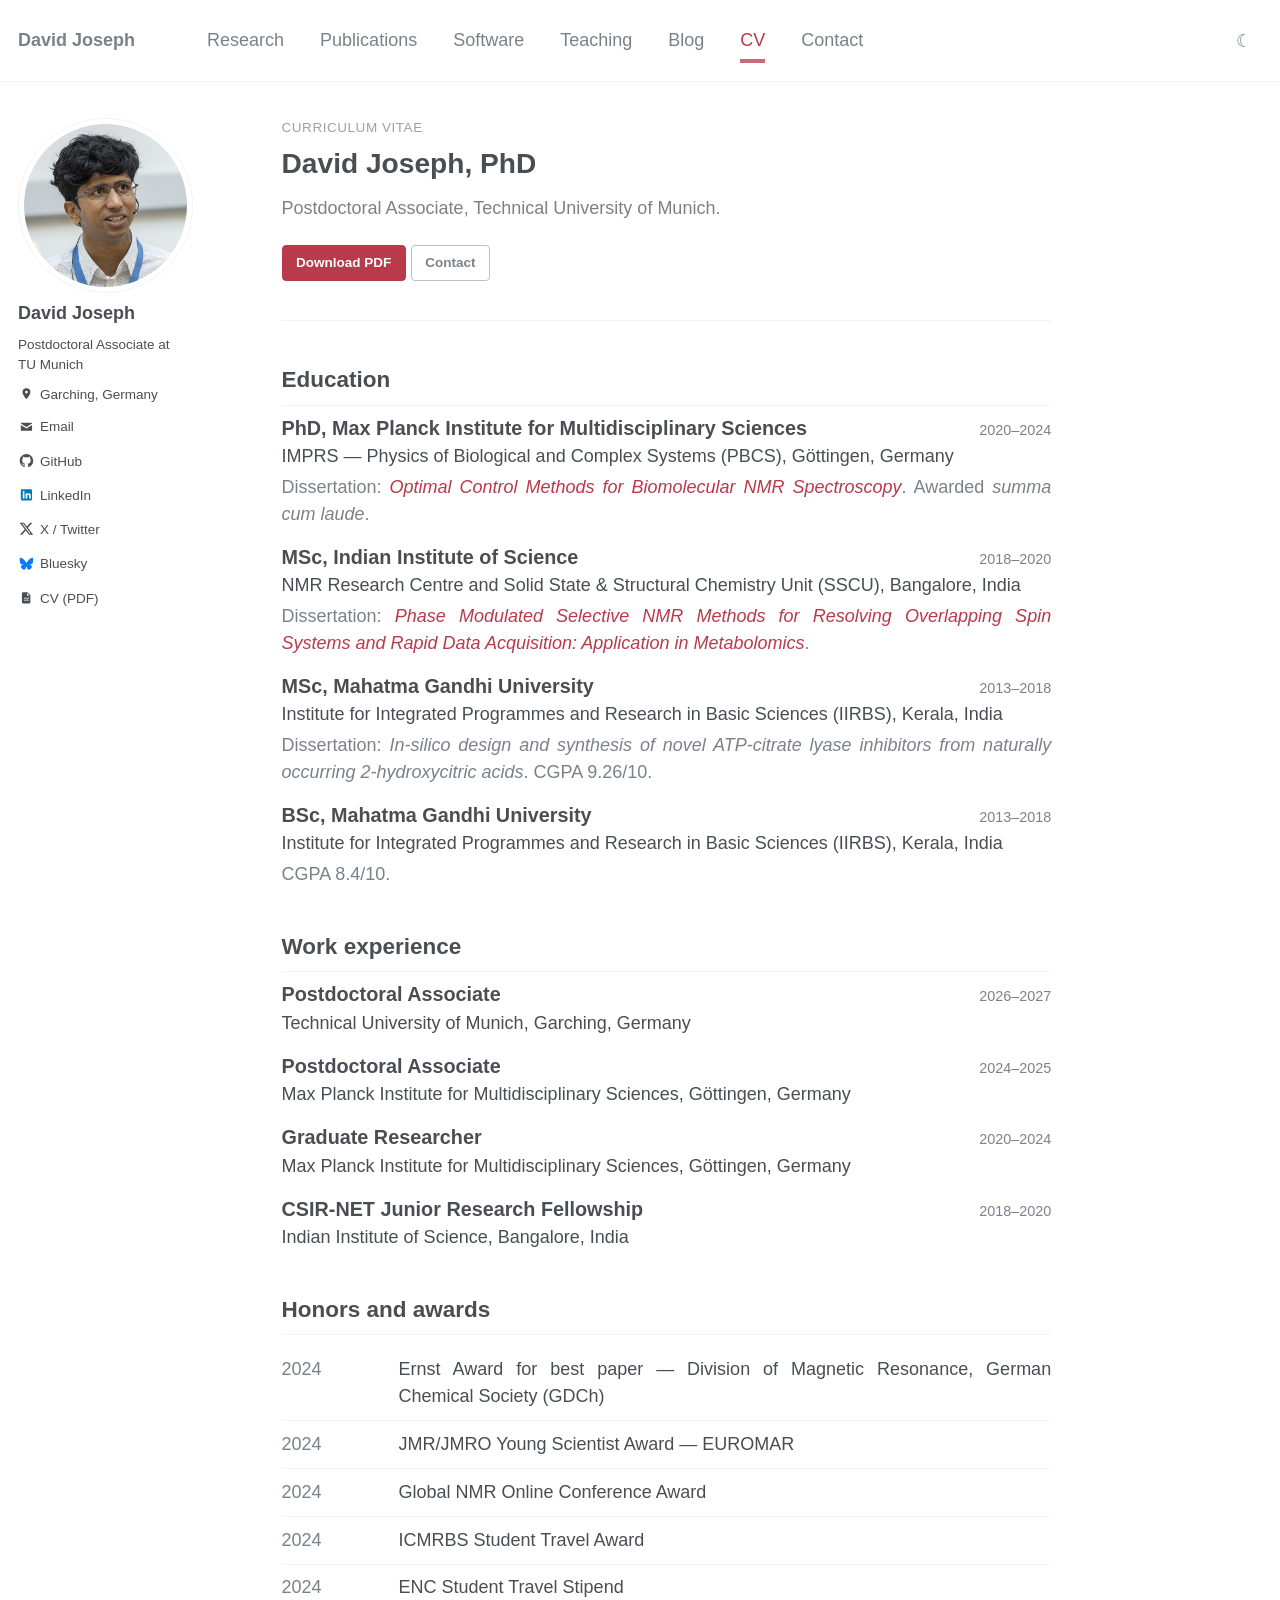
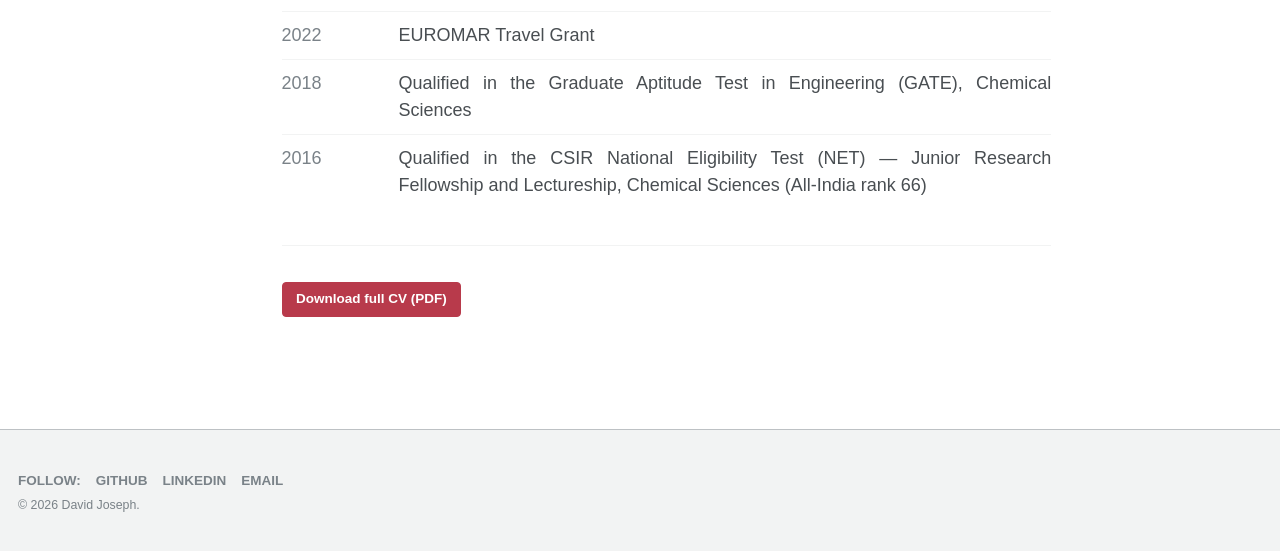
<file: cv.html>
<!DOCTYPE html>
<html lang="en">
<head>
<meta charset="utf-8">
<meta name="viewport" content="width=device-width, initial-scale=1">
<title>CV — David Joseph</title>
<meta name="description" content="Curriculum vitae of David Joseph — postdoctoral associate at TU Munich, PhD summa cum laude from the Max Planck Institute for Multidisciplinary Sciences. Education, work experience, and honors and awards.">
<meta name="author" content="David Joseph">
<link rel="canonical" href="https://dajo2025.github.io/cv.html">

<meta property="og:type" content="article">
<meta property="og:site_name" content="David Joseph">
<meta property="og:title" content="CV — David Joseph">
<meta property="og:description" content="Curriculum vitae of David Joseph — postdoctoral associate at TU Munich, PhD summa cum laude from the Max Planck Institute for Multidisciplinary Sciences. Education, work experience, and honors and awards.">
<meta property="og:url" content="https://dajo2025.github.io/cv.html">
<meta property="og:image" content="https://dajo2025.github.io/assets/og-image.png">
<meta name="twitter:card" content="summary_large_image">

<link rel="icon" href="data:image/svg+xml,<svg xmlns='http://www.w3.org/2000/svg' viewBox='0 0 32 32'><text y='26' font-size='26'>🧲</text></svg>">
<link rel="stylesheet" href="/assets/style.css?v=e96af88d">
<script src="/assets/main.js?v=fb1b348e"></script>
<!-- Umami Cloud visitor statistics (no cookies). data-domains limits counting to the live
     site, so local previews are not recorded. Dashboard: cloud.umami.is -->
<script defer src="https://cloud.umami.is/script.js" data-website-id="03325489-a454-401d-b5e7-53e17882b3be" data-domains="dajo2025.github.io"></script>

</head>
<body>
<a class="skip" href="#main">Skip to content</a>

<header class="masthead">
  <div class="masthead__inner">
    <nav class="site-nav" aria-label="Main">
      <a class="site-nav__home" href="/">David&nbsp;Joseph</a>
      <ul class="site-nav__links" id="site-nav-links">
        <li><a href="/research.html">Research</a></li>
        <li><a href="/publications.html">Publications</a></li>
        <li><a href="/software.html">Software</a></li>
        <li><a href="/teaching.html">Teaching</a></li>
        <li><a href="/blog.html">Blog</a></li>
        <li><a href="/cv.html" aria-current="page">CV</a></li>
        <li><a href="/contact.html">Contact</a></li>
      </ul>
      <div class="site-nav__tools">
        <button class="theme-toggle" type="button" aria-label="Toggle theme">☾</button>
        <button class="nav-toggle" type="button" aria-label="Menu" aria-expanded="false" aria-controls="site-nav-links"><span class="navicon"></span></button>
      </div>
    </nav>
  </div>
</header>

<div class="wrap">

  <aside class="sidebar" aria-label="About David Joseph">
    <div class="author">
      <!-- Swap the photo by replacing assets/img/portrait.jpg (square, 400px or larger). -->
      <a class="author__avatar" href="/"><img src="/assets/img/portrait.jpg?v=036eb028" alt="David Joseph" width="600" height="600"></a>
      <div class="author__content">
        <p class="author__name">David Joseph</p>
        <p class="author__bio">Postdoctoral Associate at TU&nbsp;Munich</p>
      </div>
      <div class="author__urls-wrapper">
        <button class="author__urls-toggle" type="button" aria-expanded="false" aria-controls="author-urls">
          <svg viewBox="0 0 24 24" aria-hidden="true"><path fill="none" stroke="currentColor" stroke-width="2.4" stroke-linecap="round" d="M10 14a4 4 0 0 0 5.66 0l3-3a4 4 0 0 0-5.66-5.66l-1 1M14 10a4 4 0 0 0-5.66 0l-3 3a4 4 0 0 0 5.66 5.66l1-1"/></svg>
          Links
        </button>
        <ul class="author__urls" id="author-urls">
          <li>
            <svg viewBox="0 0 24 24" aria-hidden="true"><path fill-rule="evenodd" d="M12 2a7 7 0 0 0-7 7c0 5.2 7 13 7 13s7-7.8 7-13a7 7 0 0 0-7-7zm0 9.5a2.5 2.5 0 1 1 0-5 2.5 2.5 0 0 1 0 5z"/></svg>
            Garching, Germany
          </li>
          <li><a href="mailto:dajo.science@gmail.com">
            <svg viewBox="0 0 24 24" aria-hidden="true"><path d="M3 5h18a1 1 0 0 1 1 1v.4l-10 6.2L2 6.4V6a1 1 0 0 1 1-1zm-1 3.75V18a1 1 0 0 0 1 1h18a1 1 0 0 0 1-1V8.75l-10 6.2-10-6.2z"/></svg>
            Email</a></li>
          <li><a href="https://github.com/DaJo2025" rel="me noopener" target="_blank">
            <svg viewBox="0 0 16 16" aria-hidden="true"><path d="M8 0C3.58 0 0 3.58 0 8c0 3.54 2.29 6.53 5.47 7.59.4.07.55-.17.55-.38 0-.19-.01-.82-.01-1.49-2.01.37-2.53-.49-2.69-.94-.09-.23-.48-.94-.82-1.13-.28-.15-.68-.52-.01-.53.63-.01 1.08.58 1.23.82.72 1.21 1.87.87 2.33.66.07-.52.28-.87.51-1.07-1.78-.2-3.64-.89-3.64-3.95 0-.87.31-1.59.82-2.15-.08-.2-.36-1.02.08-2.12 0 0 .67-.21 2.2.82.64-.18 1.32-.27 2-.27.68 0 1.36.09 2 .27 1.53-1.04 2.2-.82 2.2-.82.44 1.1.16 1.92.08 2.12.51.56.82 1.27.82 2.15 0 3.07-1.87 3.75-3.65 3.95.29.25.54.73.54 1.48 0 1.07-.01 1.93-.01 2.2 0 .21.15.46.55.38A8.013 8.013 0 0 0 16 8c0-4.42-3.58-8-8-8z"/></svg>
            GitHub</a></li>
          <li><a href="https://www.linkedin.com/in/david-joseph-37a0b9389/" rel="me noopener" target="_blank">
            <svg class="ico-linkedin" viewBox="0 0 24 24" aria-hidden="true"><path fill-rule="evenodd" d="M4 2h16a2 2 0 0 1 2 2v16a2 2 0 0 1-2 2H4a2 2 0 0 1-2-2V4a2 2 0 0 1 2-2zm1.5 7.5v9h3v-9h-3zM7 5.2a1.75 1.75 0 1 0 0 3.5 1.75 1.75 0 0 0 0-3.5zm3.5 4.3v9h3v-4.7c0-1.3.7-2 1.7-2s1.5.7 1.5 2v4.7h3v-5.3c0-2.6-1.4-4-3.4-4-1.3 0-2.2.6-2.8 1.4V9.5h-3z"/></svg>
            LinkedIn</a></li>
          <li><a href="https://x.com/DaJo_1729" rel="me noopener" target="_blank">
            <svg viewBox="0 0 24 24" aria-hidden="true"><path d="M18.901 1.153h3.68l-8.04 9.19L24 22.846h-7.406l-5.8-7.584-6.638 7.584H.474l8.6-9.83L0 1.154h7.594l5.243 6.932ZM17.61 20.644h2.039L6.486 3.24H4.298Z"/></svg>
            X / Twitter</a></li>
          <li><a href="https://bsky.app/profile/dajo-1729.bsky.social" rel="me noopener" target="_blank">
            <svg class="ico-bluesky" viewBox="0 0 24 24" aria-hidden="true"><path d="M12 10.8c-1.087-2.114-4.046-6.053-6.798-7.995C2.566.944 1.561 1.266.902 1.565.139 1.908 0 3.08 0 3.768c0 .69.378 5.65.624 6.479.815 2.736 3.713 3.66 6.383 3.364.136-.02.275-.039.415-.056-.138.022-.276.04-.415.056-3.912.58-7.387 2.005-2.83 7.078 5.013 5.19 6.87-1.113 7.823-4.308.953 3.195 2.05 9.271 7.733 4.308 4.267-4.308 1.172-6.498-2.74-7.078a8.741 8.741 0 0 1-.415-.056c.14.017.279.036.415.056 2.67.297 5.568-.628 6.383-3.364.246-.828.624-5.79.624-6.478 0-.69-.139-1.861-.902-2.206-.659-.298-1.664-.62-4.3 1.24C16.046 4.748 13.087 8.687 12 10.8Z"/></svg>
            Bluesky</a></li>
          <!-- TODO: uncomment once you have the URLs.
          <li><a href="https://orcid.org/0000-0000-0000-0000" rel="me noopener" target="_blank">
            <svg class="ico-orcid" viewBox="0 0 24 24" aria-hidden="true"><path fill-rule="evenodd" d="M12 1a11 11 0 1 0 0 22 11 11 0 0 0 0-22zM7.2 8.3h1.7v8.9H7.2V8.3zm.85-3.1a1.1 1.1 0 1 1 0 2.2 1.1 1.1 0 0 1 0-2.2zm3.25 3.1h3.5c3 0 4.7 2 4.7 4.45 0 2.5-1.8 4.45-4.7 4.45h-3.5V8.3zm1.7 1.5v5.9h1.7c2 0 3-1.3 3-2.95 0-1.6-1-2.95-3-2.95H13z"/></svg>
            ORCID</a></li>
          <li><a href="https://scholar.google.com/citations?user=XXXXXXX" rel="me noopener" target="_blank">
            <svg viewBox="0 0 24 24" aria-hidden="true"><path d="M12 3 1 9l11 6 9-4.9V17h2V9L12 3zM5 13.2V17c0 1.7 3.1 3 7 3s7-1.3 7-3v-3.8l-7 3.8-7-3.8z"/></svg>
            Google Scholar</a></li>
          -->
          <li><a href="/CV_DaJo_2026.pdf">
            <svg viewBox="0 0 24 24" aria-hidden="true"><path fill-rule="evenodd" d="M6 2h8l5 5v13a2 2 0 0 1-2 2H6a2 2 0 0 1-2-2V4a2 2 0 0 1 2-2zm7 1.5V8h4.5L13 3.5zM7.5 12v1.5h9V12h-9zm0 3.5V17h9v-1.5h-9z"/></svg>
            CV (PDF)</a></li>
        </ul>
      </div>
    </div>
  </aside>

<main id="main">

<script type="application/ld+json">
{
  "@context": "https://schema.org",
  "@type": "Person",
  "name": "David Joseph",
  "honorificSuffix": "PhD",
  "url": "https://dajo2025.github.io/",
  "email": "mailto:dajo.science@gmail.com",
  "jobTitle": "Postdoctoral Associate",
  "affiliation": { "@type": "Organization", "name": "Technical University of Munich" },
  "alumniOf": [
    { "@type": "Organization", "name": "Max Planck Institute for Multidisciplinary Sciences" },
    { "@type": "Organization", "name": "Indian Institute of Science, Bangalore" },
    { "@type": "Organization", "name": "Mahatma Gandhi University" }
  ],
  "knowsAbout": [
    "Nuclear magnetic resonance spectroscopy",
    "Quantum optimal control",
    "Pulse sequence design",
    "Biomolecular NMR",
    "Metabolomics"
  ],
  "sameAs": [
    "https://github.com/DaJo2025",
    "https://www.linkedin.com/in/david-joseph-37a0b9389/",
    "https://x.com/DaJo_1729",
    "https://bsky.app/profile/dajo-1729.bsky.social"
  ]
}
</script>

  <p class="eyebrow">Curriculum vitae</p>
  <h1>David Joseph, PhD</h1>
  <p class="lede">Postdoctoral Associate, Technical University of Munich.</p>

  <p>
    <a class="btn" href="/CV_DaJo_2026.pdf">Download PDF</a>
    <a class="btn ghost" href="/contact.html">Contact</a>
  </p>

  <hr class="rule">

  <section>
    <h2>Education</h2>

    <div class="entry">
      <div class="entry-head">
        <h3>PhD, Max Planck Institute for Multidisciplinary Sciences</h3>
        <span class="when">2020–2024</span>
      </div>
      <p class="where">IMPRS — Physics of Biological and Complex Systems (PBCS), Göttingen, Germany</p>
      <p class="detail">
        Dissertation: <a href="https://ediss.uni-goettingen.de/handle/11858/15932" rel="noopener" target="_blank"><em>Optimal Control Methods for Biomolecular NMR Spectroscopy</em></a>.
        Awarded <em>summa cum laude</em>.
      </p>
    </div>

    <div class="entry">
      <div class="entry-head">
        <h3>MSc, Indian Institute of Science</h3>
        <span class="when">2018–2020</span>
      </div>
      <p class="where">NMR Research Centre and Solid State &amp; Structural Chemistry Unit (SSCU), Bangalore, India</p>
      <p class="detail">
        Dissertation: <a href="https://etd.iisc.ac.in/handle/2005/4959" rel="noopener" target="_blank"><em>Phase Modulated Selective NMR Methods for Resolving Overlapping Spin
        Systems and Rapid Data Acquisition: Application in Metabolomics</em></a>.
      </p>
    </div>

    <div class="entry">
      <div class="entry-head">
        <h3>MSc, Mahatma Gandhi University</h3>
        <span class="when">2013–2018</span>
      </div>
      <p class="where">Institute for Integrated Programmes and Research in Basic Sciences (IIRBS), Kerala, India</p>
      <p class="detail">
        Dissertation: <em>In-silico design and synthesis of novel ATP-citrate lyase inhibitors
        from naturally occurring 2-hydroxycitric acids</em>. CGPA 9.26/10.
      </p>
    </div>

    <div class="entry">
      <div class="entry-head">
        <h3>BSc, Mahatma Gandhi University</h3>
        <span class="when">2013–2018</span>
      </div>
      <p class="where">Institute for Integrated Programmes and Research in Basic Sciences (IIRBS), Kerala, India</p>
      <p class="detail">CGPA 8.4/10.</p>
    </div>
  </section>

  <section>
    <h2>Work experience</h2>

    <div class="entry">
      <div class="entry-head">
        <h3>Postdoctoral Associate</h3>
        <span class="when">2026–2027</span>
      </div>
      <p class="where">Technical University of Munich, Garching, Germany</p>
    </div>

    <div class="entry">
      <div class="entry-head">
        <h3>Postdoctoral Associate</h3>
        <span class="when">2024–2025</span>
      </div>
      <p class="where">Max Planck Institute for Multidisciplinary Sciences, Göttingen, Germany</p>
    </div>

    <div class="entry">
      <div class="entry-head">
        <h3>Graduate Researcher</h3>
        <span class="when">2020–2024</span>
      </div>
      <p class="where">Max Planck Institute for Multidisciplinary Sciences, Göttingen, Germany</p>
    </div>

    <div class="entry">
      <div class="entry-head">
        <h3>CSIR-NET Junior Research Fellowship</h3>
        <span class="when">2018–2020</span>
      </div>
      <p class="where">Indian Institute of Science, Bangalore, India</p>
    </div>
  </section>

  <section>
    <h2>Honors and awards</h2>
    <ul class="plain">
      <li><span class="when">2024</span><span>Ernst Award for best paper — Division of Magnetic Resonance, German Chemical Society (GDCh)</span></li>
      <li><span class="when">2024</span><span>JMR/JMRO Young Scientist Award — EUROMAR</span></li>
      <li><span class="when">2024</span><span>Global NMR Online Conference Award</span></li>
      <li><span class="when">2024</span><span>ICMRBS Student Travel Award</span></li>
      <li><span class="when">2024</span><span>ENC Student Travel Stipend</span></li>
      <li><span class="when">2022</span><span>EUROMAR Travel Grant</span></li>
      <li><span class="when">2018</span><span>Qualified in the Graduate Aptitude Test in Engineering (GATE), Chemical Sciences</span></li>
      <li><span class="when">2016</span><span>Qualified in the CSIR National Eligibility Test (NET) — Junior Research Fellowship and Lectureship, Chemical Sciences (All-India rank 66)</span></li>
    </ul>
  </section>

  <hr class="rule">

  <p><a class="btn" href="/CV_DaJo_2026.pdf">Download full CV (PDF)</a></p>

</main>

</div>

<footer class="page__footer">
  <div class="page__footer-inner">
    <div class="page__footer-follow">
      <ul>
        <li><strong>Follow:</strong></li>
        <li><a href="https://github.com/DaJo2025" rel="me noopener" target="_blank">GitHub</a></li>
        <li><a href="https://www.linkedin.com/in/david-joseph-37a0b9389/" rel="me noopener" target="_blank">LinkedIn</a></li>
        <li><a href="mailto:dajo.science@gmail.com">Email</a></li>
      </ul>
    </div>
    <div class="page__footer-copyright">
      © <span id="yr">2026</span> David Joseph.
    </div>
  </div>
</footer>
<script>document.getElementById("yr").textContent = new Date().getFullYear();</script>
</body>
</html>
</file>
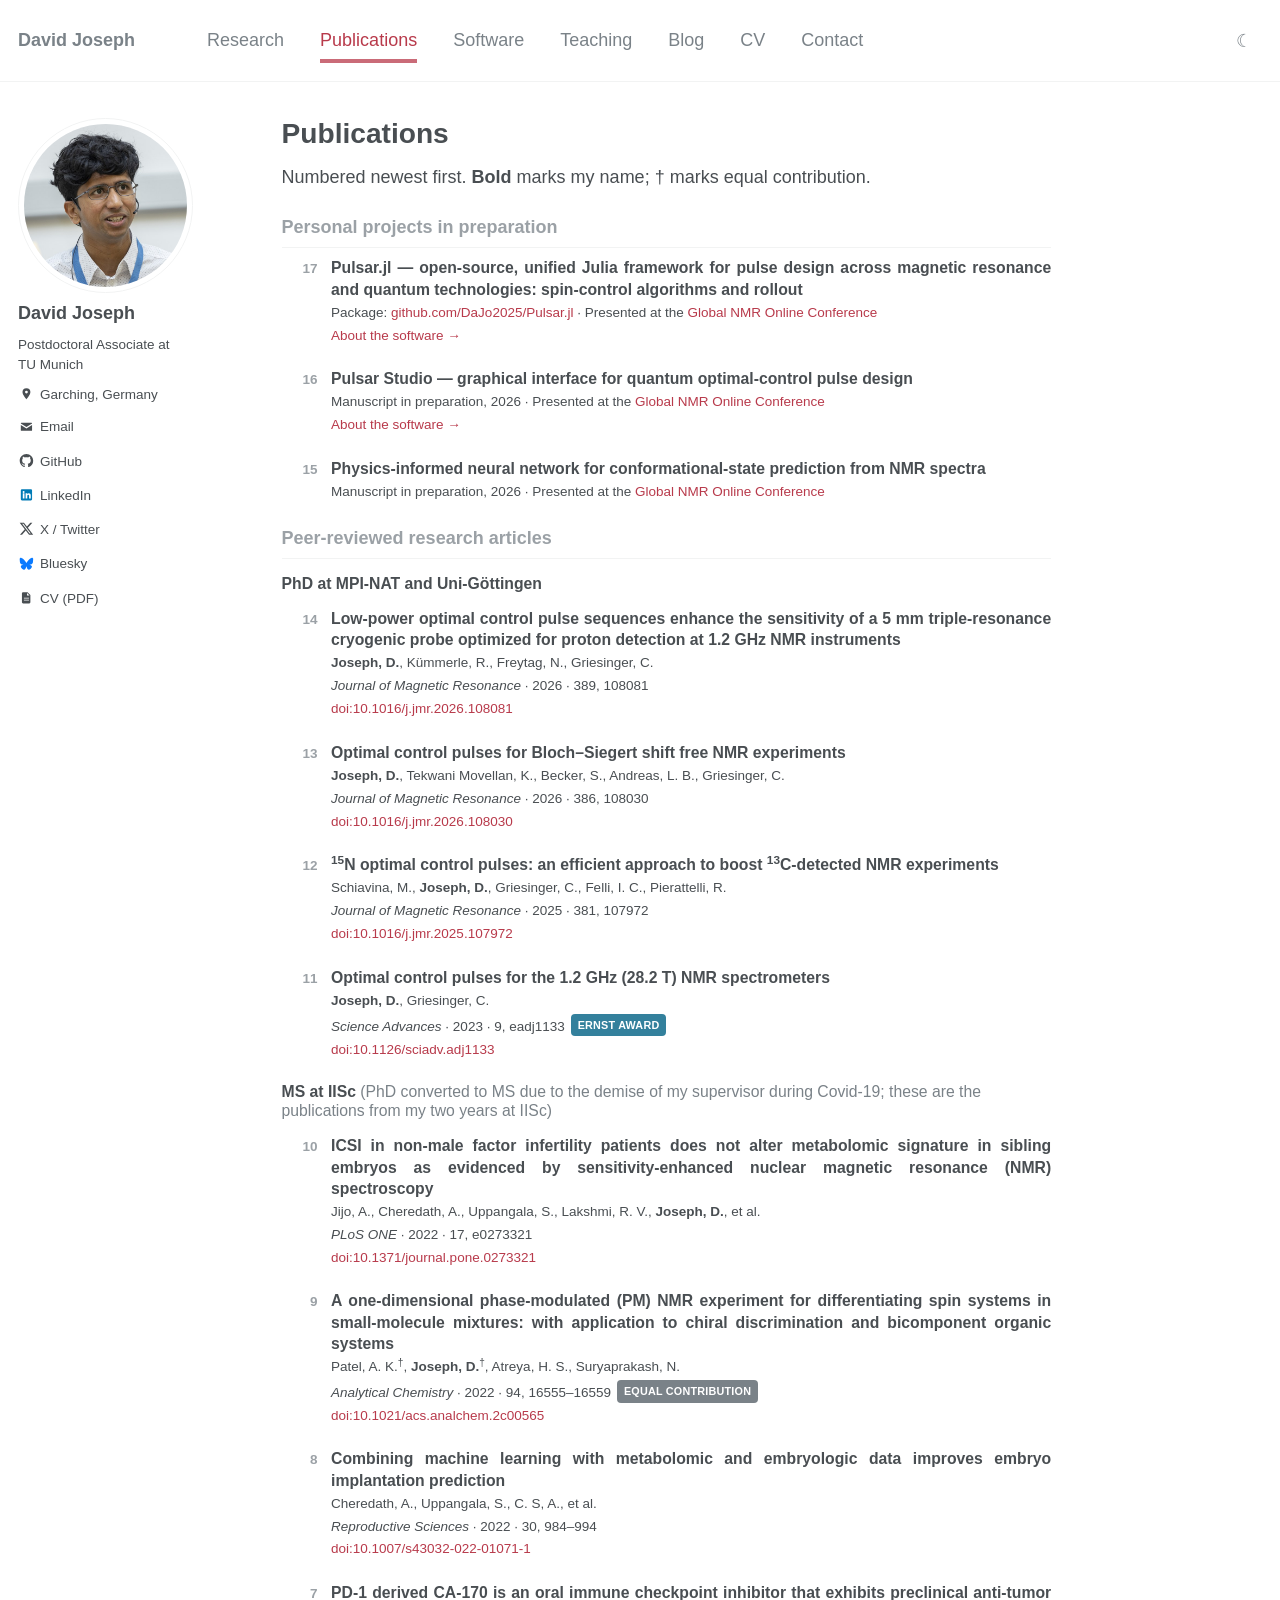
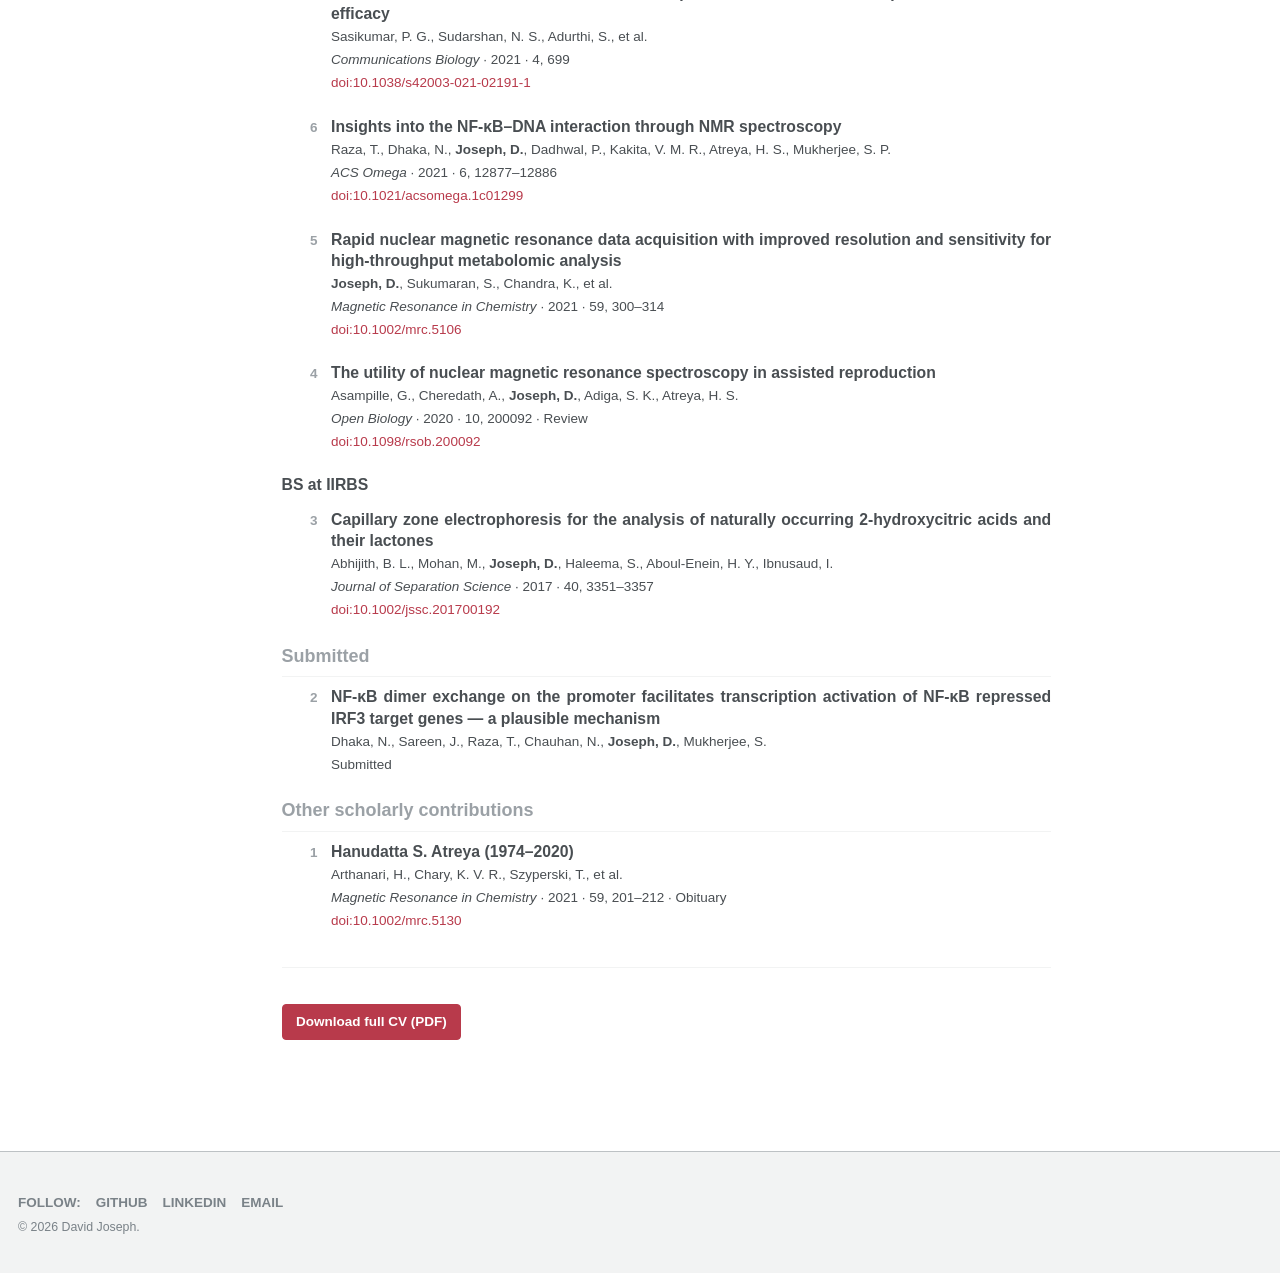
<file: publications.html>
<!DOCTYPE html>
<html lang="en">
<head>
<meta charset="utf-8">
<meta name="viewport" content="width=device-width, initial-scale=1">
<title>Publications — David Joseph</title>
<meta name="description" content="Peer-reviewed publications by David Joseph in NMR spectroscopy, quantum optimal control pulse design and metabolomics — including Science Advances, Journal of Magnetic Resonance and Analytical Chemistry.">
<meta name="author" content="David Joseph">
<link rel="canonical" href="https://dajo2025.github.io/publications.html">

<meta property="og:type" content="article">
<meta property="og:site_name" content="David Joseph">
<meta property="og:title" content="Publications — David Joseph">
<meta property="og:description" content="Peer-reviewed publications by David Joseph in NMR spectroscopy, quantum optimal control pulse design and metabolomics — including Science Advances, Journal of Magnetic Resonance and Analytical Chemistry.">
<meta property="og:url" content="https://dajo2025.github.io/publications.html">
<meta property="og:image" content="https://dajo2025.github.io/assets/og-image.png">
<meta name="twitter:card" content="summary_large_image">

<link rel="icon" href="data:image/svg+xml,<svg xmlns='http://www.w3.org/2000/svg' viewBox='0 0 32 32'><text y='26' font-size='26'>🧲</text></svg>">
<link rel="stylesheet" href="/assets/style.css?v=e96af88d">
<script src="/assets/main.js?v=fb1b348e"></script>
<!-- Umami Cloud visitor statistics (no cookies). data-domains limits counting to the live
     site, so local previews are not recorded. Dashboard: cloud.umami.is -->
<script defer src="https://cloud.umami.is/script.js" data-website-id="03325489-a454-401d-b5e7-53e17882b3be" data-domains="dajo2025.github.io"></script>

</head>
<body>
<a class="skip" href="#main">Skip to content</a>

<header class="masthead">
  <div class="masthead__inner">
    <nav class="site-nav" aria-label="Main">
      <a class="site-nav__home" href="/">David&nbsp;Joseph</a>
      <ul class="site-nav__links" id="site-nav-links">
        <li><a href="/research.html">Research</a></li>
        <li><a href="/publications.html" aria-current="page">Publications</a></li>
        <li><a href="/software.html">Software</a></li>
        <li><a href="/teaching.html">Teaching</a></li>
        <li><a href="/blog.html">Blog</a></li>
        <li><a href="/cv.html">CV</a></li>
        <li><a href="/contact.html">Contact</a></li>
      </ul>
      <div class="site-nav__tools">
        <button class="theme-toggle" type="button" aria-label="Toggle theme">☾</button>
        <button class="nav-toggle" type="button" aria-label="Menu" aria-expanded="false" aria-controls="site-nav-links"><span class="navicon"></span></button>
      </div>
    </nav>
  </div>
</header>

<div class="wrap">

  <aside class="sidebar" aria-label="About David Joseph">
    <div class="author">
      <!-- Swap the photo by replacing assets/img/portrait.jpg (square, 400px or larger). -->
      <a class="author__avatar" href="/"><img src="/assets/img/portrait.jpg?v=036eb028" alt="David Joseph" width="600" height="600"></a>
      <div class="author__content">
        <p class="author__name">David Joseph</p>
        <p class="author__bio">Postdoctoral Associate at TU&nbsp;Munich</p>
      </div>
      <div class="author__urls-wrapper">
        <button class="author__urls-toggle" type="button" aria-expanded="false" aria-controls="author-urls">
          <svg viewBox="0 0 24 24" aria-hidden="true"><path fill="none" stroke="currentColor" stroke-width="2.4" stroke-linecap="round" d="M10 14a4 4 0 0 0 5.66 0l3-3a4 4 0 0 0-5.66-5.66l-1 1M14 10a4 4 0 0 0-5.66 0l-3 3a4 4 0 0 0 5.66 5.66l1-1"/></svg>
          Links
        </button>
        <ul class="author__urls" id="author-urls">
          <li>
            <svg viewBox="0 0 24 24" aria-hidden="true"><path fill-rule="evenodd" d="M12 2a7 7 0 0 0-7 7c0 5.2 7 13 7 13s7-7.8 7-13a7 7 0 0 0-7-7zm0 9.5a2.5 2.5 0 1 1 0-5 2.5 2.5 0 0 1 0 5z"/></svg>
            Garching, Germany
          </li>
          <li><a href="mailto:dajo.science@gmail.com">
            <svg viewBox="0 0 24 24" aria-hidden="true"><path d="M3 5h18a1 1 0 0 1 1 1v.4l-10 6.2L2 6.4V6a1 1 0 0 1 1-1zm-1 3.75V18a1 1 0 0 0 1 1h18a1 1 0 0 0 1-1V8.75l-10 6.2-10-6.2z"/></svg>
            Email</a></li>
          <li><a href="https://github.com/DaJo2025" rel="me noopener" target="_blank">
            <svg viewBox="0 0 16 16" aria-hidden="true"><path d="M8 0C3.58 0 0 3.58 0 8c0 3.54 2.29 6.53 5.47 7.59.4.07.55-.17.55-.38 0-.19-.01-.82-.01-1.49-2.01.37-2.53-.49-2.69-.94-.09-.23-.48-.94-.82-1.13-.28-.15-.68-.52-.01-.53.63-.01 1.08.58 1.23.82.72 1.21 1.87.87 2.33.66.07-.52.28-.87.51-1.07-1.78-.2-3.64-.89-3.64-3.95 0-.87.31-1.59.82-2.15-.08-.2-.36-1.02.08-2.12 0 0 .67-.21 2.2.82.64-.18 1.32-.27 2-.27.68 0 1.36.09 2 .27 1.53-1.04 2.2-.82 2.2-.82.44 1.1.16 1.92.08 2.12.51.56.82 1.27.82 2.15 0 3.07-1.87 3.75-3.65 3.95.29.25.54.73.54 1.48 0 1.07-.01 1.93-.01 2.2 0 .21.15.46.55.38A8.013 8.013 0 0 0 16 8c0-4.42-3.58-8-8-8z"/></svg>
            GitHub</a></li>
          <li><a href="https://www.linkedin.com/in/david-joseph-37a0b9389/" rel="me noopener" target="_blank">
            <svg class="ico-linkedin" viewBox="0 0 24 24" aria-hidden="true"><path fill-rule="evenodd" d="M4 2h16a2 2 0 0 1 2 2v16a2 2 0 0 1-2 2H4a2 2 0 0 1-2-2V4a2 2 0 0 1 2-2zm1.5 7.5v9h3v-9h-3zM7 5.2a1.75 1.75 0 1 0 0 3.5 1.75 1.75 0 0 0 0-3.5zm3.5 4.3v9h3v-4.7c0-1.3.7-2 1.7-2s1.5.7 1.5 2v4.7h3v-5.3c0-2.6-1.4-4-3.4-4-1.3 0-2.2.6-2.8 1.4V9.5h-3z"/></svg>
            LinkedIn</a></li>
          <li><a href="https://x.com/DaJo_1729" rel="me noopener" target="_blank">
            <svg viewBox="0 0 24 24" aria-hidden="true"><path d="M18.901 1.153h3.68l-8.04 9.19L24 22.846h-7.406l-5.8-7.584-6.638 7.584H.474l8.6-9.83L0 1.154h7.594l5.243 6.932ZM17.61 20.644h2.039L6.486 3.24H4.298Z"/></svg>
            X / Twitter</a></li>
          <li><a href="https://bsky.app/profile/dajo-1729.bsky.social" rel="me noopener" target="_blank">
            <svg class="ico-bluesky" viewBox="0 0 24 24" aria-hidden="true"><path d="M12 10.8c-1.087-2.114-4.046-6.053-6.798-7.995C2.566.944 1.561 1.266.902 1.565.139 1.908 0 3.08 0 3.768c0 .69.378 5.65.624 6.479.815 2.736 3.713 3.66 6.383 3.364.136-.02.275-.039.415-.056-.138.022-.276.04-.415.056-3.912.58-7.387 2.005-2.83 7.078 5.013 5.19 6.87-1.113 7.823-4.308.953 3.195 2.05 9.271 7.733 4.308 4.267-4.308 1.172-6.498-2.74-7.078a8.741 8.741 0 0 1-.415-.056c.14.017.279.036.415.056 2.67.297 5.568-.628 6.383-3.364.246-.828.624-5.79.624-6.478 0-.69-.139-1.861-.902-2.206-.659-.298-1.664-.62-4.3 1.24C16.046 4.748 13.087 8.687 12 10.8Z"/></svg>
            Bluesky</a></li>
          <!-- TODO: uncomment once you have the URLs.
          <li><a href="https://orcid.org/0000-0000-0000-0000" rel="me noopener" target="_blank">
            <svg class="ico-orcid" viewBox="0 0 24 24" aria-hidden="true"><path fill-rule="evenodd" d="M12 1a11 11 0 1 0 0 22 11 11 0 0 0 0-22zM7.2 8.3h1.7v8.9H7.2V8.3zm.85-3.1a1.1 1.1 0 1 1 0 2.2 1.1 1.1 0 0 1 0-2.2zm3.25 3.1h3.5c3 0 4.7 2 4.7 4.45 0 2.5-1.8 4.45-4.7 4.45h-3.5V8.3zm1.7 1.5v5.9h1.7c2 0 3-1.3 3-2.95 0-1.6-1-2.95-3-2.95H13z"/></svg>
            ORCID</a></li>
          <li><a href="https://scholar.google.com/citations?user=XXXXXXX" rel="me noopener" target="_blank">
            <svg viewBox="0 0 24 24" aria-hidden="true"><path d="M12 3 1 9l11 6 9-4.9V17h2V9L12 3zM5 13.2V17c0 1.7 3.1 3 7 3s7-1.3 7-3v-3.8l-7 3.8-7-3.8z"/></svg>
            Google Scholar</a></li>
          -->
          <li><a href="/CV_DaJo_2026.pdf">
            <svg viewBox="0 0 24 24" aria-hidden="true"><path fill-rule="evenodd" d="M6 2h8l5 5v13a2 2 0 0 1-2 2H6a2 2 0 0 1-2-2V4a2 2 0 0 1 2-2zm7 1.5V8h4.5L13 3.5zM7.5 12v1.5h9V12h-9zm0 3.5V17h9v-1.5h-9z"/></svg>
            CV (PDF)</a></li>
        </ul>
      </div>
    </div>
  </aside>

<main id="main" class="archive">

  <h1>Publications</h1>
  <p>
    Numbered newest first. <strong>Bold</strong> marks my name; † marks equal contribution.
  </p>

  <!-- ===========================================================
       Every published entry carries its DOI link, each checked against the Crossref
       record. For a new paper follow the same pattern:
         <span class="links"><a href="https://doi.org/10.XXXX/YYYY" rel="noopener" target="_blank">doi:10.XXXX/YYYY</a></span>
       Never guess one — a wrong DOI points at somebody else's paper.

       Optional: give an entry a figure thumbnail by replacing its number with an image:
         <li class="has-thumb">
           <img class="thumb" src="/assets/img/paper-17.png" alt="">
           <div> … </div>
         </li>
       =========================================================== -->

  <section>
    <h2>Personal projects in preparation</h2>
    <ul class="pubs">
      <li>
        <span class="num">17</span>
        <div>
          <span class="title">Pulsar.jl — open-source, unified Julia framework for pulse design across magnetic resonance and quantum technologies: spin-control algorithms and rollout</span>
          <span class="venue">Package: <a href="https://github.com/DaJo2025/Pulsar.jl" rel="noopener" target="_blank">github.com/DaJo2025/Pulsar.jl</a> · Presented at the <a href="https://www.globalnmr.org/pulsar-jl-a-unified-julia-framework-for-pulse-design-across-magnetic-resonance-and-quantum-technologies/" rel="noopener" target="_blank">Global NMR Online Conference</a></span>
          <span class="links"><a href="/software.html">About the software →</a></span>
        </div>
      </li>
      <li>
        <span class="num">16</span>
        <div>
          <span class="title">Pulsar Studio — graphical interface for quantum optimal-control pulse design</span>
          <span class="venue">Manuscript in preparation, 2026 · Presented at the <a href="https://www.globalnmr.org/pulsar-studio-a-graphical-interface-for-quantum-optimal-control-pulse-design/" rel="noopener" target="_blank">Global NMR Online Conference</a></span>
          <span class="links"><a href="/software.html">About the software →</a></span>
        </div>
      </li>
      <li>
        <span class="num">15</span>
        <div>
          <span class="title">Physics-informed neural network for conformational-state prediction from NMR spectra</span>
          <span class="venue">Manuscript in preparation, 2026 · Presented at the <a href="https://www.globalnmr.org/physics-informed-neural-network-for-conformational-state-prediction-from-nmr-spectra/" rel="noopener" target="_blank">Global NMR Online Conference</a></span>
        </div>
      </li>
    </ul>
  </section>

  <section>
    <h2>Peer-reviewed research articles</h2>

    <h3>PhD at MPI-NAT and Uni-Göttingen</h3>
    <ul class="pubs">

      <li>
        <span class="num">14</span>
        <div>
          <span class="title">Low-power optimal control pulse sequences enhance the sensitivity of a 5 mm triple-resonance cryogenic probe optimized for proton detection at 1.2 GHz NMR instruments</span>
          <span class="authors"><span class="me">Joseph, D.</span>, Kümmerle, R., Freytag, N., Griesinger, C.</span>
          <span class="venue"><em>Journal of Magnetic Resonance</em> · 2026 · 389, 108081</span>
          <span class="links"><a href="https://doi.org/10.1016/j.jmr.2026.108081" rel="noopener" target="_blank">doi:10.1016/j.jmr.2026.108081</a></span>
        </div>
      </li>

      <li>
        <span class="num">13</span>
        <div>
          <span class="title">Optimal control pulses for Bloch–Siegert shift free NMR experiments</span>
          <span class="authors"><span class="me">Joseph, D.</span>, Tekwani Movellan, K., Becker, S., Andreas, L. B., Griesinger, C.</span>
          <span class="venue"><em>Journal of Magnetic Resonance</em> · 2026 · 386, 108030</span>
          <span class="links"><a href="https://doi.org/10.1016/j.jmr.2026.108030" rel="noopener" target="_blank">doi:10.1016/j.jmr.2026.108030</a></span>
        </div>
      </li>

      <li>
        <span class="num">12</span>
        <div>
          <span class="title"><sup>15</sup>N optimal control pulses: an efficient approach to boost <sup>13</sup>C-detected NMR experiments</span>
          <span class="authors">Schiavina, M., <span class="me">Joseph, D.</span>, Griesinger, C., Felli, I. C., Pierattelli, R.</span>
          <span class="venue"><em>Journal of Magnetic Resonance</em> · 2025 · 381, 107972</span>
          <span class="links"><a href="https://doi.org/10.1016/j.jmr.2025.107972" rel="noopener" target="_blank">doi:10.1016/j.jmr.2025.107972</a></span>
        </div>
      </li>

      <li>
        <span class="num">11</span>
        <div>
          <span class="title">Optimal control pulses for the 1.2 GHz (28.2 T) NMR spectrometers</span>
          <span class="authors"><span class="me">Joseph, D.</span>, Griesinger, C.</span>
          <span class="venue"><em>Science Advances</em> · 2023 · 9, eadj1133<span class="tag hl">Ernst Award</span></span>
          <span class="links"><a href="https://doi.org/10.1126/sciadv.adj1133" rel="noopener" target="_blank">doi:10.1126/sciadv.adj1133</a></span>
        </div>
      </li>

    </ul>

    <h3>MS at IISc <span class="sub">(PhD converted to MS due to the demise of my supervisor during Covid-19; these are the publications from my two years at IISc)</span></h3>
    <ul class="pubs">

      <li>
        <span class="num">10</span>
        <div>
          <span class="title">ICSI in non-male factor infertility patients does not alter metabolomic signature in sibling embryos as evidenced by sensitivity-enhanced nuclear magnetic resonance (NMR) spectroscopy</span>
          <span class="authors">Jijo, A., Cheredath, A., Uppangala, S., Lakshmi, R. V., <span class="me">Joseph, D.</span>, et al.</span>
          <span class="venue"><em>PLoS ONE</em> · 2022 · 17, e0273321</span>
          <span class="links"><a href="https://doi.org/10.1371/journal.pone.0273321" rel="noopener" target="_blank">doi:10.1371/journal.pone.0273321</a></span>
        </div>
      </li>

      <li>
        <span class="num">9</span>
        <div>
          <span class="title">A one-dimensional phase-modulated (PM) NMR experiment for differentiating spin systems in small-molecule mixtures: with application to chiral discrimination and bicomponent organic systems</span>
          <span class="authors">Patel, A. K.<sup>†</sup>, <span class="me">Joseph, D.</span><sup>†</sup>, Atreya, H. S., Suryaprakash, N.</span>
          <span class="venue"><em>Analytical Chemistry</em> · 2022 · 94, 16555–16559<span class="tag">Equal contribution</span></span>
          <span class="links"><a href="https://doi.org/10.1021/acs.analchem.2c00565" rel="noopener" target="_blank">doi:10.1021/acs.analchem.2c00565</a></span>
        </div>
      </li>

      <li>
        <span class="num">8</span>
        <div>
          <span class="title">Combining machine learning with metabolomic and embryologic data improves embryo implantation prediction</span>
          <span class="authors">Cheredath, A., Uppangala, S., C. S, A., et al.</span>
          <span class="venue"><em>Reproductive Sciences</em> · 2022 · 30, 984–994</span>
          <span class="links"><a href="https://doi.org/10.1007/s43032-022-01071-1" rel="noopener" target="_blank">doi:10.1007/s43032-022-01071-1</a></span>
        </div>
      </li>

      <li>
        <span class="num">7</span>
        <div>
          <span class="title">PD-1 derived CA-170 is an oral immune checkpoint inhibitor that exhibits preclinical anti-tumor efficacy</span>
          <span class="authors">Sasikumar, P. G., Sudarshan, N. S., Adurthi, S., et al.</span>
          <span class="venue"><em>Communications Biology</em> · 2021 · 4, 699</span>
          <span class="links"><a href="https://doi.org/10.1038/s42003-021-02191-1" rel="noopener" target="_blank">doi:10.1038/s42003-021-02191-1</a></span>
        </div>
      </li>

      <li>
        <span class="num">6</span>
        <div>
          <span class="title">Insights into the NF-κB–DNA interaction through NMR spectroscopy</span>
          <span class="authors">Raza, T., Dhaka, N., <span class="me">Joseph, D.</span>, Dadhwal, P., Kakita, V. M. R., Atreya, H. S., Mukherjee, S. P.</span>
          <span class="venue"><em>ACS Omega</em> · 2021 · 6, 12877–12886</span>
          <span class="links"><a href="https://doi.org/10.1021/acsomega.1c01299" rel="noopener" target="_blank">doi:10.1021/acsomega.1c01299</a></span>
        </div>
      </li>

      <li>
        <span class="num">5</span>
        <div>
          <span class="title">Rapid nuclear magnetic resonance data acquisition with improved resolution and sensitivity for high-throughput metabolomic analysis</span>
          <span class="authors"><span class="me">Joseph, D.</span>, Sukumaran, S., Chandra, K., et al.</span>
          <span class="venue"><em>Magnetic Resonance in Chemistry</em> · 2021 · 59, 300–314</span>
          <span class="links"><a href="https://doi.org/10.1002/mrc.5106" rel="noopener" target="_blank">doi:10.1002/mrc.5106</a></span>
        </div>
      </li>

      <li>
        <span class="num">4</span>
        <div>
          <span class="title">The utility of nuclear magnetic resonance spectroscopy in assisted reproduction</span>
          <span class="authors">Asampille, G., Cheredath, A., <span class="me">Joseph, D.</span>, Adiga, S. K., Atreya, H. S.</span>
          <span class="venue"><em>Open Biology</em> · 2020 · 10, 200092 · Review</span>
          <span class="links"><a href="https://doi.org/10.1098/rsob.200092" rel="noopener" target="_blank">doi:10.1098/rsob.200092</a></span>
        </div>
      </li>

    </ul>

    <h3>BS at IIRBS</h3>
    <ul class="pubs">

      <li>
        <span class="num">3</span>
        <div>
          <span class="title">Capillary zone electrophoresis for the analysis of naturally occurring 2-hydroxycitric acids and their lactones</span>
          <span class="authors">Abhijith, B. L., Mohan, M., <span class="me">Joseph, D.</span>, Haleema, S., Aboul-Enein, H. Y., Ibnusaud, I.</span>
          <span class="venue"><em>Journal of Separation Science</em> · 2017 · 40, 3351–3357</span>
          <span class="links"><a href="https://doi.org/10.1002/jssc.201700192" rel="noopener" target="_blank">doi:10.1002/jssc.201700192</a></span>
        </div>
      </li>

    </ul>
  </section>

  <section>
    <h2>Submitted</h2>
    <ul class="pubs">
      <li>
        <span class="num">2</span>
        <div>
          <span class="title">NF-κB dimer exchange on the promoter facilitates transcription activation of NF-κB repressed IRF3 target genes — a plausible mechanism</span>
          <span class="authors">Dhaka, N., Sareen, J., Raza, T., Chauhan, N., <span class="me">Joseph, D.</span>, Mukherjee, S.</span>
          <span class="venue">Submitted</span>
        </div>
      </li>
    </ul>
  </section>

  <section>
    <h2>Other scholarly contributions</h2>
    <ul class="pubs">
      <li>
        <span class="num">1</span>
        <div>
          <span class="title">Hanudatta S. Atreya (1974–2020)</span>
          <span class="authors">Arthanari, H., Chary, K. V. R., Szyperski, T., et al.</span>
          <span class="venue"><em>Magnetic Resonance in Chemistry</em> · 2021 · 59, 201–212 · Obituary</span>
          <span class="links"><a href="https://doi.org/10.1002/mrc.5130" rel="noopener" target="_blank">doi:10.1002/mrc.5130</a></span>
        </div>
      </li>
    </ul>
  </section>

  <hr class="rule">

  <p><a class="btn" href="/CV_DaJo_2026.pdf">Download full CV (PDF)</a></p>

</main>

</div>

<footer class="page__footer">
  <div class="page__footer-inner">
    <div class="page__footer-follow">
      <ul>
        <li><strong>Follow:</strong></li>
        <li><a href="https://github.com/DaJo2025" rel="me noopener" target="_blank">GitHub</a></li>
        <li><a href="https://www.linkedin.com/in/david-joseph-37a0b9389/" rel="me noopener" target="_blank">LinkedIn</a></li>
        <li><a href="mailto:dajo.science@gmail.com">Email</a></li>
      </ul>
    </div>
    <div class="page__footer-copyright">
      © <span id="yr">2026</span> David Joseph.
    </div>
  </div>
</footer>
<script>document.getElementById("yr").textContent = new Date().getFullYear();</script>
</body>
</html>
</file>
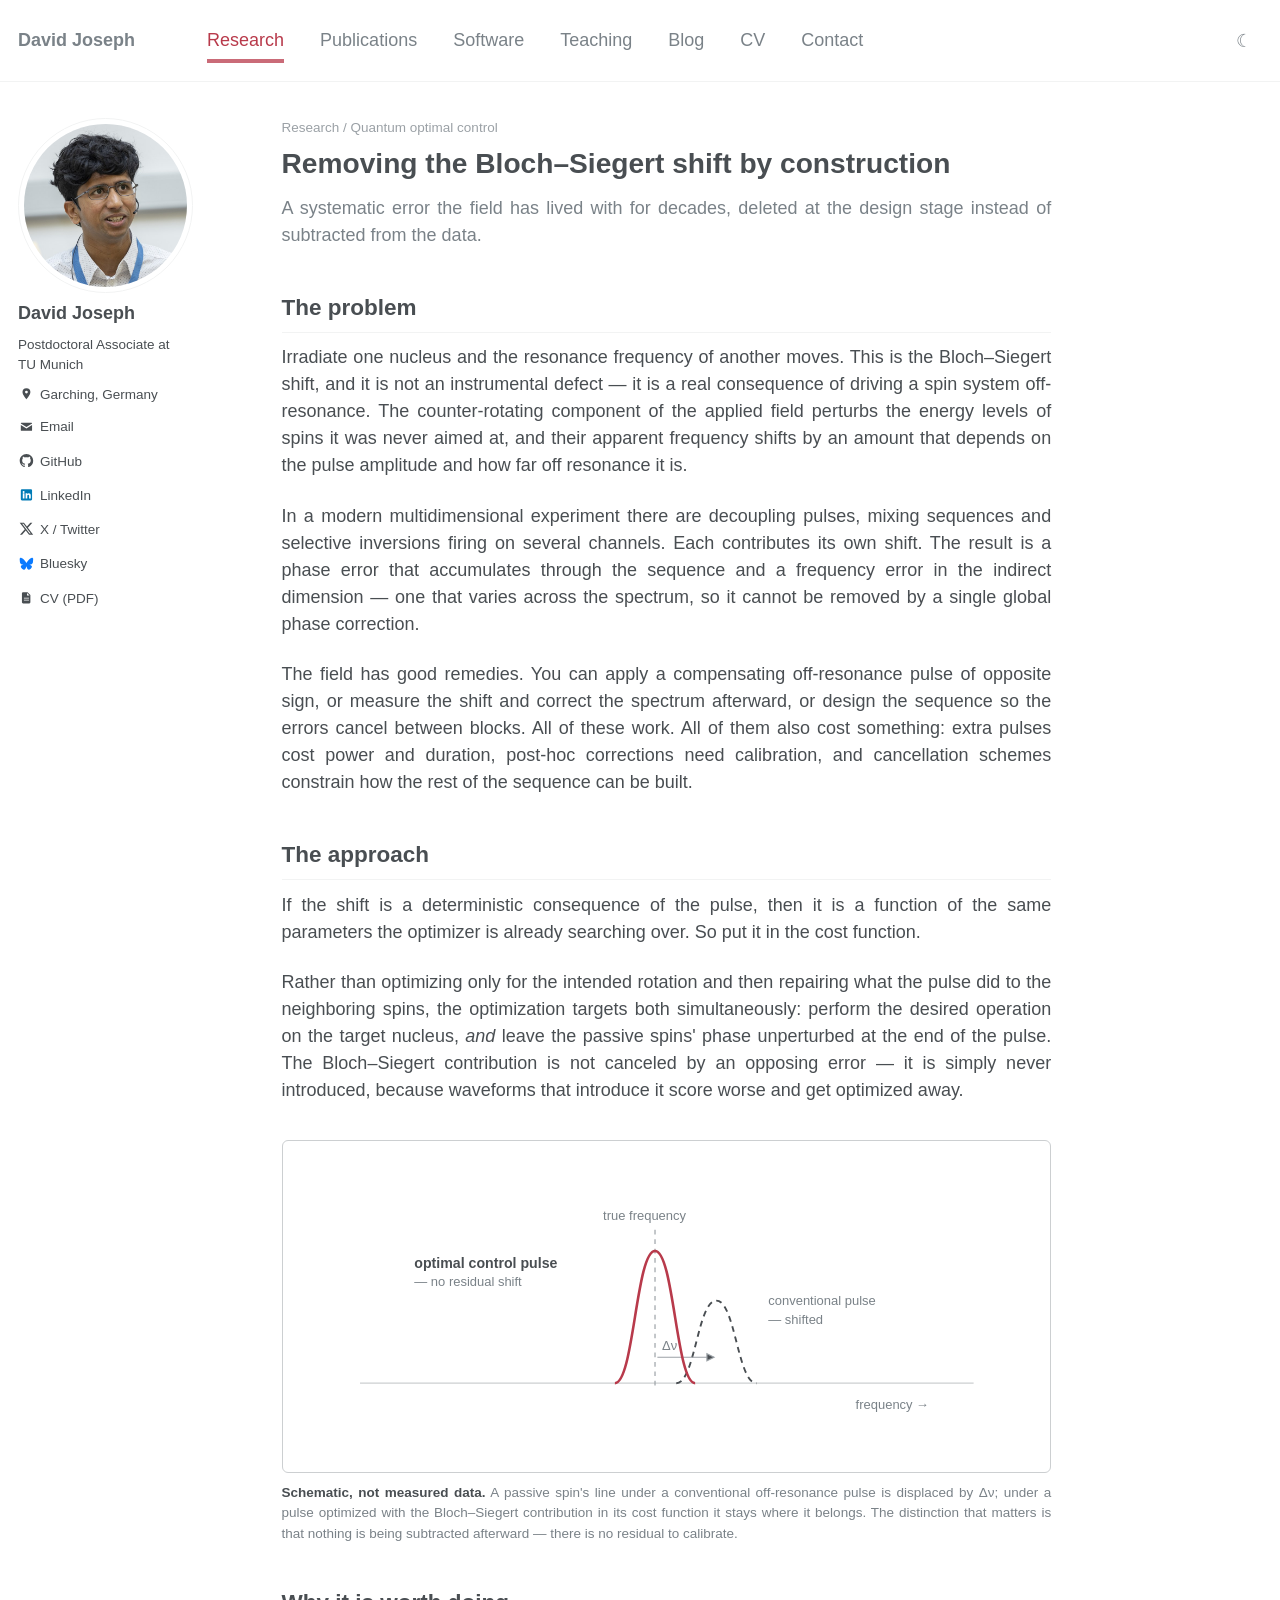
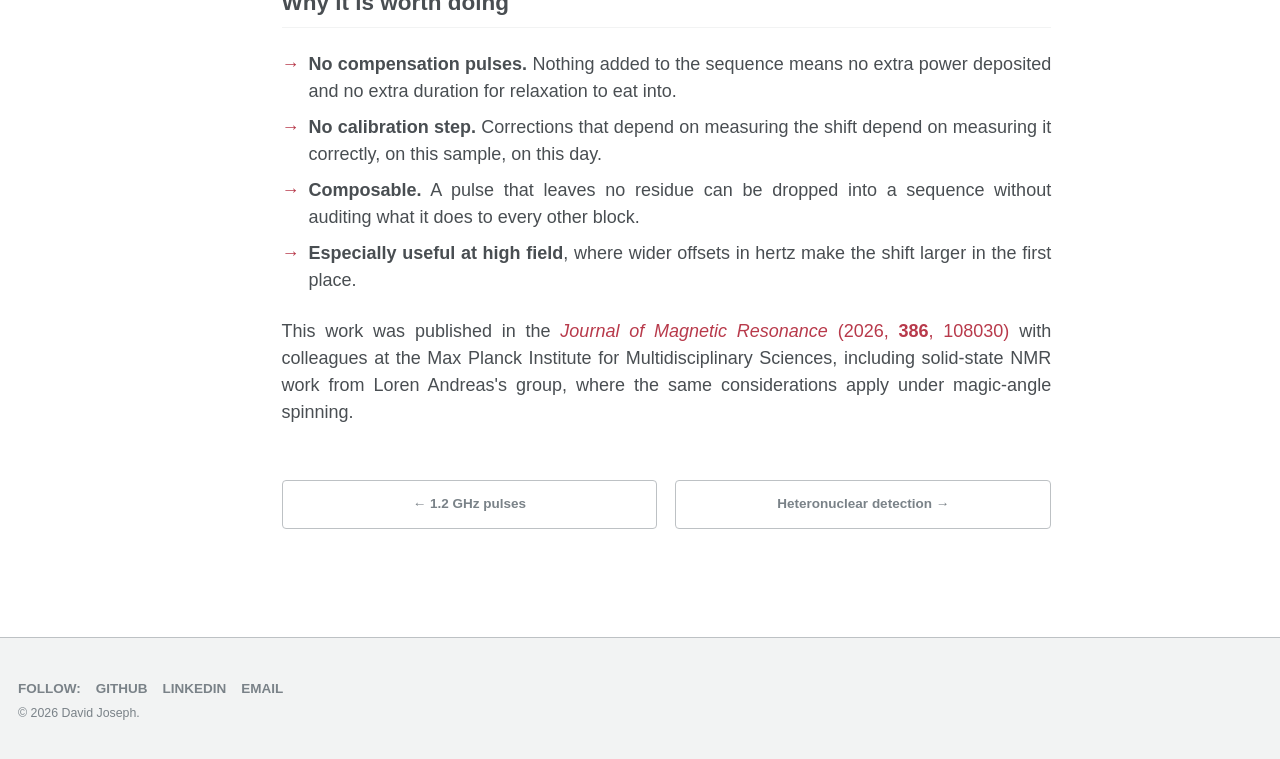
<file: research-bloch-siegert.html>
<!DOCTYPE html>
<html lang="en">
<head>
<meta charset="utf-8">
<meta name="viewport" content="width=device-width, initial-scale=1">
<title>Bloch–Siegert-free optimal control pulses — David Joseph</title>
<meta name="description" content="The Bloch–Siegert shift is a systematic frequency error that multinuclear NMR experiments have corrected after the fact for decades. Folding its cancellation into the optimal control cost function removes it at the design stage.">
<meta name="author" content="David Joseph">
<link rel="canonical" href="https://dajo2025.github.io/research-bloch-siegert.html">

<meta property="og:type" content="article">
<meta property="og:site_name" content="David Joseph">
<meta property="og:title" content="Bloch–Siegert-free optimal control pulses — David Joseph">
<meta property="og:description" content="The Bloch–Siegert shift is a systematic frequency error that multinuclear NMR experiments have corrected after the fact for decades. Folding its cancellation into the optimal control cost function removes it at the design stage.">
<meta property="og:url" content="https://dajo2025.github.io/research-bloch-siegert.html">
<meta property="og:image" content="https://dajo2025.github.io/assets/og-image.png">
<meta name="twitter:card" content="summary_large_image">

<link rel="icon" href="data:image/svg+xml,<svg xmlns='http://www.w3.org/2000/svg' viewBox='0 0 32 32'><text y='26' font-size='26'>🧲</text></svg>">
<link rel="stylesheet" href="/assets/style.css?v=e96af88d">
<script src="/assets/main.js?v=fb1b348e"></script>
<!-- Umami Cloud visitor statistics (no cookies). data-domains limits counting to the live
     site, so local previews are not recorded. Dashboard: cloud.umami.is -->
<script defer src="https://cloud.umami.is/script.js" data-website-id="03325489-a454-401d-b5e7-53e17882b3be" data-domains="dajo2025.github.io"></script>

</head>
<body>
<a class="skip" href="#main">Skip to content</a>

<header class="masthead">
  <div class="masthead__inner">
    <nav class="site-nav" aria-label="Main">
      <a class="site-nav__home" href="/">David&nbsp;Joseph</a>
      <ul class="site-nav__links" id="site-nav-links">
        <li><a href="/research.html" aria-current="page">Research</a></li>
        <li><a href="/publications.html">Publications</a></li>
        <li><a href="/software.html">Software</a></li>
        <li><a href="/teaching.html">Teaching</a></li>
        <li><a href="/blog.html">Blog</a></li>
        <li><a href="/cv.html">CV</a></li>
        <li><a href="/contact.html">Contact</a></li>
      </ul>
      <div class="site-nav__tools">
        <button class="theme-toggle" type="button" aria-label="Toggle theme">☾</button>
        <button class="nav-toggle" type="button" aria-label="Menu" aria-expanded="false" aria-controls="site-nav-links"><span class="navicon"></span></button>
      </div>
    </nav>
  </div>
</header>

<div class="wrap">

  <aside class="sidebar" aria-label="About David Joseph">
    <div class="author">
      <!-- Swap the photo by replacing assets/img/portrait.jpg (square, 400px or larger). -->
      <a class="author__avatar" href="/"><img src="/assets/img/portrait.jpg?v=036eb028" alt="David Joseph" width="600" height="600"></a>
      <div class="author__content">
        <p class="author__name">David Joseph</p>
        <p class="author__bio">Postdoctoral Associate at TU&nbsp;Munich</p>
      </div>
      <div class="author__urls-wrapper">
        <button class="author__urls-toggle" type="button" aria-expanded="false" aria-controls="author-urls">
          <svg viewBox="0 0 24 24" aria-hidden="true"><path fill="none" stroke="currentColor" stroke-width="2.4" stroke-linecap="round" d="M10 14a4 4 0 0 0 5.66 0l3-3a4 4 0 0 0-5.66-5.66l-1 1M14 10a4 4 0 0 0-5.66 0l-3 3a4 4 0 0 0 5.66 5.66l1-1"/></svg>
          Links
        </button>
        <ul class="author__urls" id="author-urls">
          <li>
            <svg viewBox="0 0 24 24" aria-hidden="true"><path fill-rule="evenodd" d="M12 2a7 7 0 0 0-7 7c0 5.2 7 13 7 13s7-7.8 7-13a7 7 0 0 0-7-7zm0 9.5a2.5 2.5 0 1 1 0-5 2.5 2.5 0 0 1 0 5z"/></svg>
            Garching, Germany
          </li>
          <li><a href="mailto:dajo.science@gmail.com">
            <svg viewBox="0 0 24 24" aria-hidden="true"><path d="M3 5h18a1 1 0 0 1 1 1v.4l-10 6.2L2 6.4V6a1 1 0 0 1 1-1zm-1 3.75V18a1 1 0 0 0 1 1h18a1 1 0 0 0 1-1V8.75l-10 6.2-10-6.2z"/></svg>
            Email</a></li>
          <li><a href="https://github.com/DaJo2025" rel="me noopener" target="_blank">
            <svg viewBox="0 0 16 16" aria-hidden="true"><path d="M8 0C3.58 0 0 3.58 0 8c0 3.54 2.29 6.53 5.47 7.59.4.07.55-.17.55-.38 0-.19-.01-.82-.01-1.49-2.01.37-2.53-.49-2.69-.94-.09-.23-.48-.94-.82-1.13-.28-.15-.68-.52-.01-.53.63-.01 1.08.58 1.23.82.72 1.21 1.87.87 2.33.66.07-.52.28-.87.51-1.07-1.78-.2-3.64-.89-3.64-3.95 0-.87.31-1.59.82-2.15-.08-.2-.36-1.02.08-2.12 0 0 .67-.21 2.2.82.64-.18 1.32-.27 2-.27.68 0 1.36.09 2 .27 1.53-1.04 2.2-.82 2.2-.82.44 1.1.16 1.92.08 2.12.51.56.82 1.27.82 2.15 0 3.07-1.87 3.75-3.65 3.95.29.25.54.73.54 1.48 0 1.07-.01 1.93-.01 2.2 0 .21.15.46.55.38A8.013 8.013 0 0 0 16 8c0-4.42-3.58-8-8-8z"/></svg>
            GitHub</a></li>
          <li><a href="https://www.linkedin.com/in/david-joseph-37a0b9389/" rel="me noopener" target="_blank">
            <svg class="ico-linkedin" viewBox="0 0 24 24" aria-hidden="true"><path fill-rule="evenodd" d="M4 2h16a2 2 0 0 1 2 2v16a2 2 0 0 1-2 2H4a2 2 0 0 1-2-2V4a2 2 0 0 1 2-2zm1.5 7.5v9h3v-9h-3zM7 5.2a1.75 1.75 0 1 0 0 3.5 1.75 1.75 0 0 0 0-3.5zm3.5 4.3v9h3v-4.7c0-1.3.7-2 1.7-2s1.5.7 1.5 2v4.7h3v-5.3c0-2.6-1.4-4-3.4-4-1.3 0-2.2.6-2.8 1.4V9.5h-3z"/></svg>
            LinkedIn</a></li>
          <li><a href="https://x.com/DaJo_1729" rel="me noopener" target="_blank">
            <svg viewBox="0 0 24 24" aria-hidden="true"><path d="M18.901 1.153h3.68l-8.04 9.19L24 22.846h-7.406l-5.8-7.584-6.638 7.584H.474l8.6-9.83L0 1.154h7.594l5.243 6.932ZM17.61 20.644h2.039L6.486 3.24H4.298Z"/></svg>
            X / Twitter</a></li>
          <li><a href="https://bsky.app/profile/dajo-1729.bsky.social" rel="me noopener" target="_blank">
            <svg class="ico-bluesky" viewBox="0 0 24 24" aria-hidden="true"><path d="M12 10.8c-1.087-2.114-4.046-6.053-6.798-7.995C2.566.944 1.561 1.266.902 1.565.139 1.908 0 3.08 0 3.768c0 .69.378 5.65.624 6.479.815 2.736 3.713 3.66 6.383 3.364.136-.02.275-.039.415-.056-.138.022-.276.04-.415.056-3.912.58-7.387 2.005-2.83 7.078 5.013 5.19 6.87-1.113 7.823-4.308.953 3.195 2.05 9.271 7.733 4.308 4.267-4.308 1.172-6.498-2.74-7.078a8.741 8.741 0 0 1-.415-.056c.14.017.279.036.415.056 2.67.297 5.568-.628 6.383-3.364.246-.828.624-5.79.624-6.478 0-.69-.139-1.861-.902-2.206-.659-.298-1.664-.62-4.3 1.24C16.046 4.748 13.087 8.687 12 10.8Z"/></svg>
            Bluesky</a></li>
          <!-- TODO: uncomment once you have the URLs.
          <li><a href="https://orcid.org/0000-0000-0000-0000" rel="me noopener" target="_blank">
            <svg class="ico-orcid" viewBox="0 0 24 24" aria-hidden="true"><path fill-rule="evenodd" d="M12 1a11 11 0 1 0 0 22 11 11 0 0 0 0-22zM7.2 8.3h1.7v8.9H7.2V8.3zm.85-3.1a1.1 1.1 0 1 1 0 2.2 1.1 1.1 0 0 1 0-2.2zm3.25 3.1h3.5c3 0 4.7 2 4.7 4.45 0 2.5-1.8 4.45-4.7 4.45h-3.5V8.3zm1.7 1.5v5.9h1.7c2 0 3-1.3 3-2.95 0-1.6-1-2.95-3-2.95H13z"/></svg>
            ORCID</a></li>
          <li><a href="https://scholar.google.com/citations?user=XXXXXXX" rel="me noopener" target="_blank">
            <svg viewBox="0 0 24 24" aria-hidden="true"><path d="M12 3 1 9l11 6 9-4.9V17h2V9L12 3zM5 13.2V17c0 1.7 3.1 3 7 3s7-1.3 7-3v-3.8l-7 3.8-7-3.8z"/></svg>
            Google Scholar</a></li>
          -->
          <li><a href="/CV_DaJo_2026.pdf">
            <svg viewBox="0 0 24 24" aria-hidden="true"><path fill-rule="evenodd" d="M6 2h8l5 5v13a2 2 0 0 1-2 2H6a2 2 0 0 1-2-2V4a2 2 0 0 1 2-2zm7 1.5V8h4.5L13 3.5zM7.5 12v1.5h9V12h-9zm0 3.5V17h9v-1.5h-9z"/></svg>
            CV (PDF)</a></li>
        </ul>
      </div>
    </div>
  </aside>

<main id="main">

  <p class="crumb"><a href="/research.html">Research</a> / Quantum optimal control</p>
  <h1>Removing the Bloch–Siegert shift by construction</h1>
  <p class="lede">
    A systematic error the field has lived with for decades, deleted at the design stage
    instead of subtracted from the data.
  </p>

  <section>
    <h2>The problem</h2>
    <p>
      Irradiate one nucleus and the resonance frequency of another moves. This is the
      Bloch–Siegert shift, and it is not an instrumental defect — it is a real consequence of
      driving a spin system off-resonance. The counter-rotating component of the applied field
      perturbs the energy levels of spins it was never aimed at, and their apparent frequency
      shifts by an amount that depends on the pulse amplitude and how far off resonance it is.
    </p>
    <p>
      In a modern multidimensional experiment there are decoupling pulses, mixing sequences and
      selective inversions firing on several channels. Each contributes its own shift. The
      result is a phase error that accumulates through the sequence and a frequency error in the
      indirect dimension — one that varies across the spectrum, so it cannot be removed by a
      single global phase correction.
    </p>
    <p>
      The field has good remedies. You can apply a compensating off-resonance pulse of opposite
      sign, or measure the shift and correct the spectrum afterward, or design the sequence so
      the errors cancel between blocks. All of these work. All of them also cost something:
      extra pulses cost power and duration, post-hoc corrections need calibration, and
      cancellation schemes constrain how the rest of the sequence can be built.
    </p>
  </section>

  <section>
    <h2>The approach</h2>
    <p>
      If the shift is a deterministic consequence of the pulse, then it is a function of the
      same parameters the optimizer is already searching over. So put it in the cost function.
    </p>
    <p>
      Rather than optimizing only for the intended rotation and then repairing what the pulse
      did to the neighboring spins, the optimization targets both simultaneously: perform the
      desired operation on the target nucleus, <em>and</em> leave the passive spins' phase
      unperturbed at the end of the pulse. The Bloch–Siegert contribution is not canceled by an
      opposing error — it is simply never introduced, because waveforms that introduce it score
      worse and get optimized away.
    </p>

    <figure class="fig">
      <div class="frame">
        <svg viewBox="0 0 620 250" role="img" aria-label="Schematic showing a resonance line displaced by the Bloch-Siegert shift under a conventional pulse, and remaining at its true position under a Bloch-Siegert-free optimal control pulse.">
          <!-- axis -->
          <path d="M50,190 L570,190" class="dg-line" stroke-width="1" fill="none"/>
          <text class="dg-text" x="470" y="212">frequency →</text>

          <!-- true position marker -->
          <path d="M300,60 L300,196" class="dg-mute" stroke-width="1" stroke-dasharray="4 4" fill="none"/>
          <text class="dg-text" x="256" y="52">true frequency</text>

          <!-- conventional: shifted peak -->
          <path d="M318,190 C334,190 336,120 352,120 C368,120 370,190 386,190"
                class="dg-ink" fill="none" stroke-width="1.6" stroke-dasharray="5 4"/>
          <text class="dg-text" x="396" y="124">conventional pulse</text>
          <text class="dg-text" x="396" y="140">— shifted</text>

          <!-- arrow showing displacement -->
          <path d="M302,168 L350,168" class="dg-mute" stroke-width="1" fill="none"/>
          <path d="M350,168 l-6,-3 v6 z" class="dg-mute" fill="currentColor"/>
          <text class="dg-text" x="306" y="162">Δν</text>

          <!-- optimal control: peak at true position -->
          <path d="M266,190 C282,190 284,78 300,78 C316,78 318,190 334,190"
                class="dg-acc" fill="none" stroke-width="2.2"/>
          <text class="dg-label" x="96" y="92">optimal control pulse</text>
          <text class="dg-text"  x="96" y="108">— no residual shift</text>
        </svg>
      </div>
      <figcaption>
        <b>Schematic, not measured data.</b> A passive spin's line under a conventional
        off-resonance pulse is displaced by Δν; under a pulse optimized with the Bloch–Siegert
        contribution in its cost function it stays where it belongs. The distinction that matters
        is that nothing is being subtracted afterward — there is no residual to calibrate.
      </figcaption>
    </figure>
  </section>

  <section>
    <h2>Why it is worth doing</h2>
    <ul class="keypoints">
      <li><strong>No compensation pulses.</strong> Nothing added to the sequence means no extra power deposited and no extra duration for relaxation to eat into.</li>
      <li><strong>No calibration step.</strong> Corrections that depend on measuring the shift depend on measuring it correctly, on this sample, on this day.</li>
      <li><strong>Composable.</strong> A pulse that leaves no residue can be dropped into a sequence without auditing what it does to every other block.</li>
      <li><strong>Especially useful at high field</strong>, where wider offsets in hertz make the shift larger in the first place.</li>
    </ul>
    <p>
      This work was published in the <a href="https://doi.org/10.1016/j.jmr.2026.108030" rel="noopener" target="_blank"><em>Journal of Magnetic Resonance</em> (2026, <b>386</b>, 108030)</a>
      with colleagues at the Max Planck Institute for Multidisciplinary Sciences, including
      solid-state NMR work from Loren Andreas's group, where the same considerations apply under
      magic-angle spinning.
    </p>
  </section>

  <div class="pager">
    <a href="/research-optimal-control.html">← 1.2 GHz pulses</a>
    <a href="/research-heteronuclear.html">Heteronuclear detection →</a>
  </div>

</main>

</div>

<footer class="page__footer">
  <div class="page__footer-inner">
    <div class="page__footer-follow">
      <ul>
        <li><strong>Follow:</strong></li>
        <li><a href="https://github.com/DaJo2025" rel="me noopener" target="_blank">GitHub</a></li>
        <li><a href="https://www.linkedin.com/in/david-joseph-37a0b9389/" rel="me noopener" target="_blank">LinkedIn</a></li>
        <li><a href="mailto:dajo.science@gmail.com">Email</a></li>
      </ul>
    </div>
    <div class="page__footer-copyright">
      © <span id="yr">2026</span> David Joseph.
    </div>
  </div>
</footer>
<script>document.getElementById("yr").textContent = new Date().getFullYear();</script>
</body>
</html>
</file>
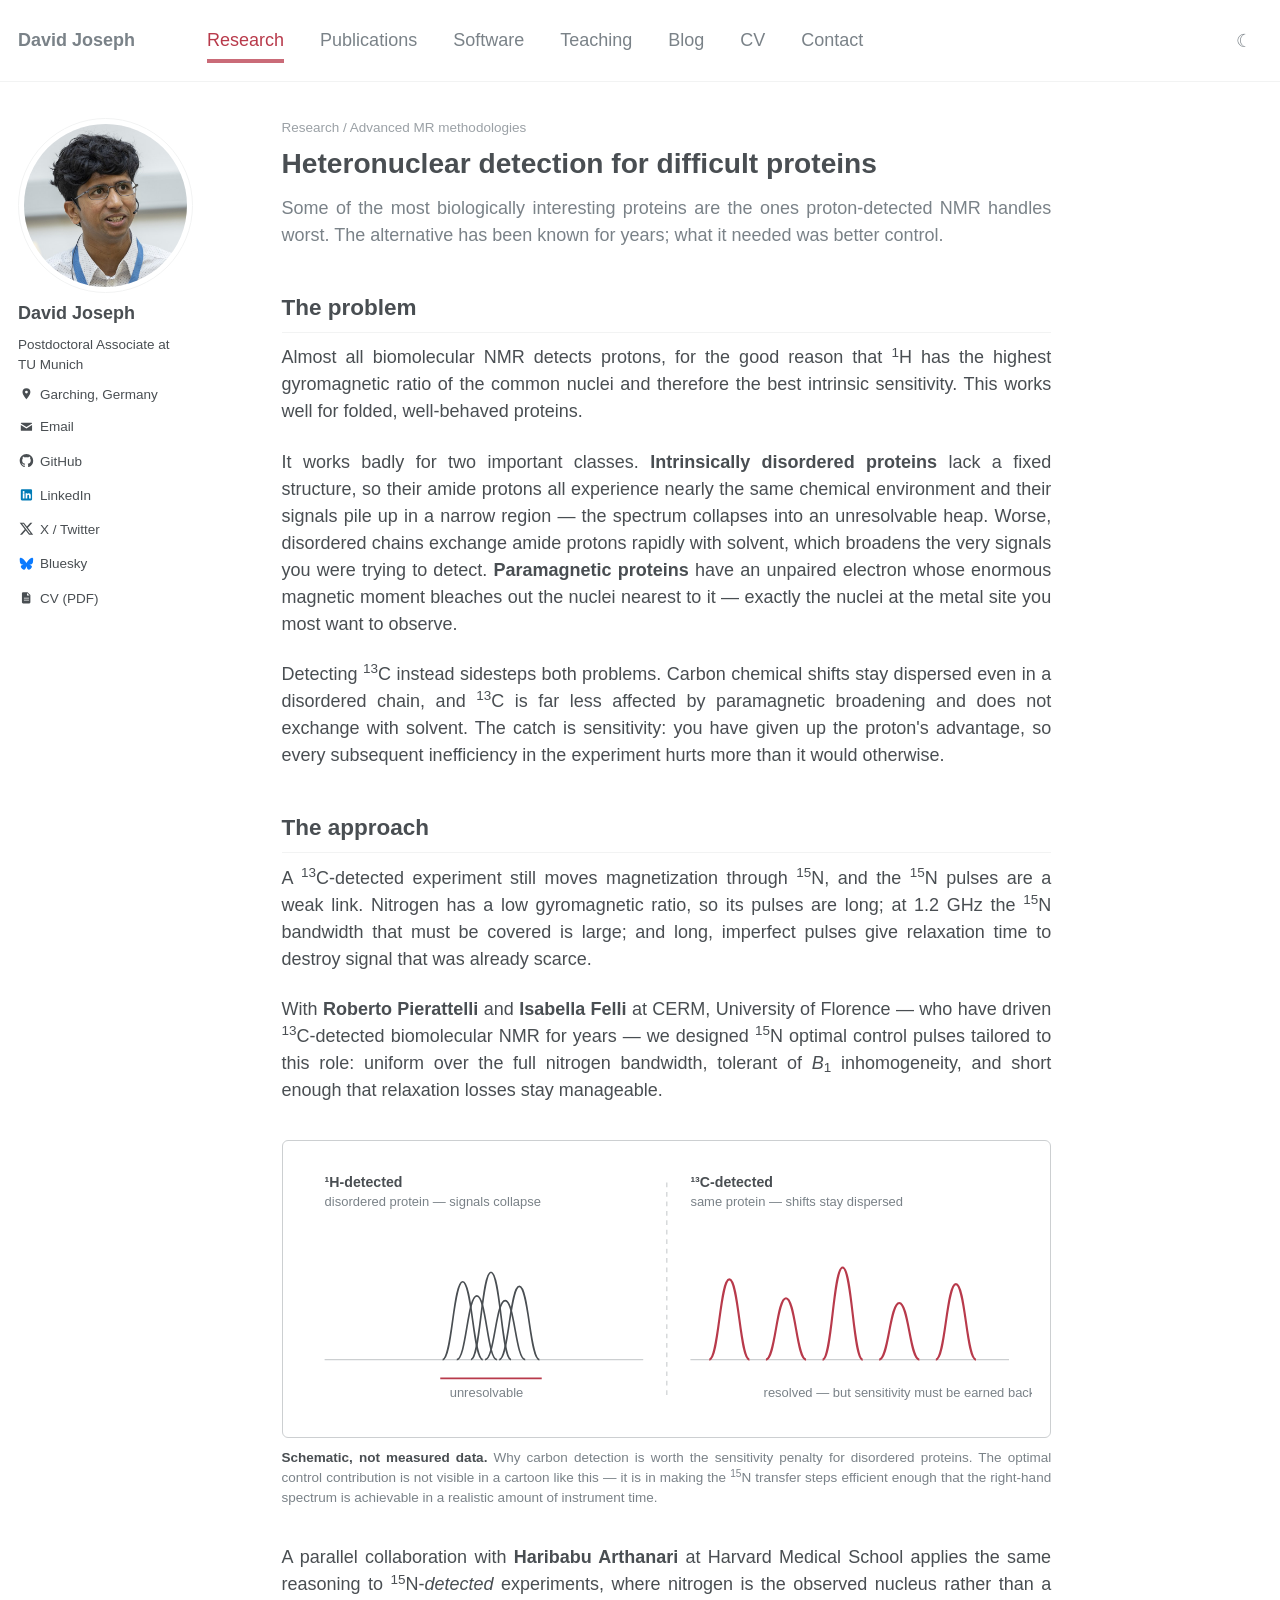
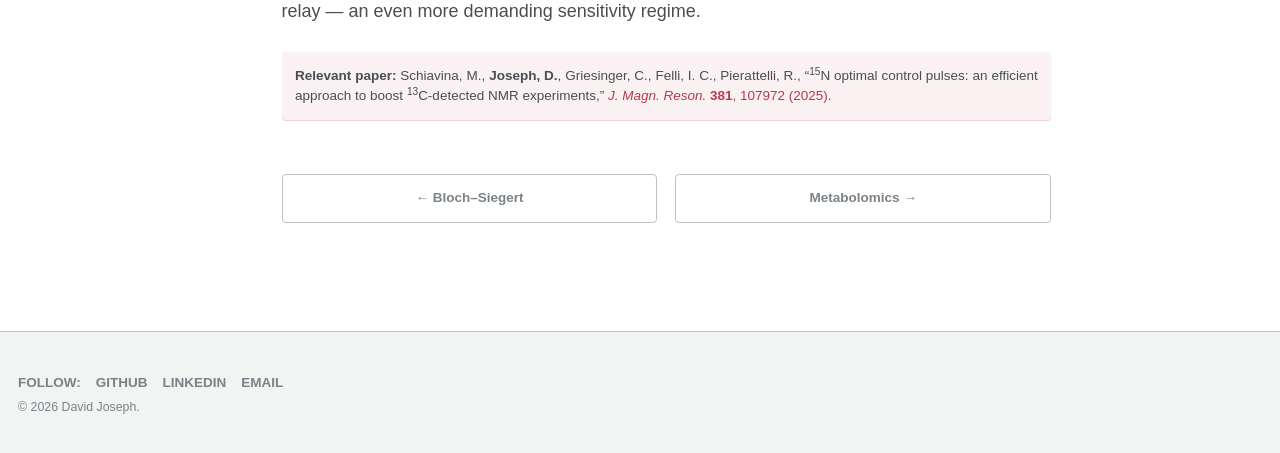
<file: research-heteronuclear.html>
<!DOCTYPE html>
<html lang="en">
<head>
<meta charset="utf-8">
<meta name="viewport" content="width=device-width, initial-scale=1">
<title>Heteronuclear-detected NMR for disordered proteins — David Joseph</title>
<meta name="description" content="Intrinsically disordered and paramagnetic proteins defeat proton-detected NMR. Efficient 15N optimal control pulses make 13C-detected experiments practical — work with Pierattelli and Felli in Florence, and Arthanari at Harvard.">
<meta name="author" content="David Joseph">
<link rel="canonical" href="https://dajo2025.github.io/research-heteronuclear.html">

<meta property="og:type" content="article">
<meta property="og:site_name" content="David Joseph">
<meta property="og:title" content="Heteronuclear-detected NMR for disordered proteins — David Joseph">
<meta property="og:description" content="Intrinsically disordered and paramagnetic proteins defeat proton-detected NMR. Efficient 15N optimal control pulses make 13C-detected experiments practical — work with Pierattelli and Felli in Florence, and Arthanari at Harvard.">
<meta property="og:url" content="https://dajo2025.github.io/research-heteronuclear.html">
<meta property="og:image" content="https://dajo2025.github.io/assets/og-image.png">
<meta name="twitter:card" content="summary_large_image">

<link rel="icon" href="data:image/svg+xml,<svg xmlns='http://www.w3.org/2000/svg' viewBox='0 0 32 32'><text y='26' font-size='26'>🧲</text></svg>">
<link rel="stylesheet" href="/assets/style.css?v=e96af88d">
<script src="/assets/main.js?v=fb1b348e"></script>
<!-- Umami Cloud visitor statistics (no cookies). data-domains limits counting to the live
     site, so local previews are not recorded. Dashboard: cloud.umami.is -->
<script defer src="https://cloud.umami.is/script.js" data-website-id="03325489-a454-401d-b5e7-53e17882b3be" data-domains="dajo2025.github.io"></script>

</head>
<body>
<a class="skip" href="#main">Skip to content</a>

<header class="masthead">
  <div class="masthead__inner">
    <nav class="site-nav" aria-label="Main">
      <a class="site-nav__home" href="/">David&nbsp;Joseph</a>
      <ul class="site-nav__links" id="site-nav-links">
        <li><a href="/research.html" aria-current="page">Research</a></li>
        <li><a href="/publications.html">Publications</a></li>
        <li><a href="/software.html">Software</a></li>
        <li><a href="/teaching.html">Teaching</a></li>
        <li><a href="/blog.html">Blog</a></li>
        <li><a href="/cv.html">CV</a></li>
        <li><a href="/contact.html">Contact</a></li>
      </ul>
      <div class="site-nav__tools">
        <button class="theme-toggle" type="button" aria-label="Toggle theme">☾</button>
        <button class="nav-toggle" type="button" aria-label="Menu" aria-expanded="false" aria-controls="site-nav-links"><span class="navicon"></span></button>
      </div>
    </nav>
  </div>
</header>

<div class="wrap">

  <aside class="sidebar" aria-label="About David Joseph">
    <div class="author">
      <!-- Swap the photo by replacing assets/img/portrait.jpg (square, 400px or larger). -->
      <a class="author__avatar" href="/"><img src="/assets/img/portrait.jpg?v=036eb028" alt="David Joseph" width="600" height="600"></a>
      <div class="author__content">
        <p class="author__name">David Joseph</p>
        <p class="author__bio">Postdoctoral Associate at TU&nbsp;Munich</p>
      </div>
      <div class="author__urls-wrapper">
        <button class="author__urls-toggle" type="button" aria-expanded="false" aria-controls="author-urls">
          <svg viewBox="0 0 24 24" aria-hidden="true"><path fill="none" stroke="currentColor" stroke-width="2.4" stroke-linecap="round" d="M10 14a4 4 0 0 0 5.66 0l3-3a4 4 0 0 0-5.66-5.66l-1 1M14 10a4 4 0 0 0-5.66 0l-3 3a4 4 0 0 0 5.66 5.66l1-1"/></svg>
          Links
        </button>
        <ul class="author__urls" id="author-urls">
          <li>
            <svg viewBox="0 0 24 24" aria-hidden="true"><path fill-rule="evenodd" d="M12 2a7 7 0 0 0-7 7c0 5.2 7 13 7 13s7-7.8 7-13a7 7 0 0 0-7-7zm0 9.5a2.5 2.5 0 1 1 0-5 2.5 2.5 0 0 1 0 5z"/></svg>
            Garching, Germany
          </li>
          <li><a href="mailto:dajo.science@gmail.com">
            <svg viewBox="0 0 24 24" aria-hidden="true"><path d="M3 5h18a1 1 0 0 1 1 1v.4l-10 6.2L2 6.4V6a1 1 0 0 1 1-1zm-1 3.75V18a1 1 0 0 0 1 1h18a1 1 0 0 0 1-1V8.75l-10 6.2-10-6.2z"/></svg>
            Email</a></li>
          <li><a href="https://github.com/DaJo2025" rel="me noopener" target="_blank">
            <svg viewBox="0 0 16 16" aria-hidden="true"><path d="M8 0C3.58 0 0 3.58 0 8c0 3.54 2.29 6.53 5.47 7.59.4.07.55-.17.55-.38 0-.19-.01-.82-.01-1.49-2.01.37-2.53-.49-2.69-.94-.09-.23-.48-.94-.82-1.13-.28-.15-.68-.52-.01-.53.63-.01 1.08.58 1.23.82.72 1.21 1.87.87 2.33.66.07-.52.28-.87.51-1.07-1.78-.2-3.64-.89-3.64-3.95 0-.87.31-1.59.82-2.15-.08-.2-.36-1.02.08-2.12 0 0 .67-.21 2.2.82.64-.18 1.32-.27 2-.27.68 0 1.36.09 2 .27 1.53-1.04 2.2-.82 2.2-.82.44 1.1.16 1.92.08 2.12.51.56.82 1.27.82 2.15 0 3.07-1.87 3.75-3.65 3.95.29.25.54.73.54 1.48 0 1.07-.01 1.93-.01 2.2 0 .21.15.46.55.38A8.013 8.013 0 0 0 16 8c0-4.42-3.58-8-8-8z"/></svg>
            GitHub</a></li>
          <li><a href="https://www.linkedin.com/in/david-joseph-37a0b9389/" rel="me noopener" target="_blank">
            <svg class="ico-linkedin" viewBox="0 0 24 24" aria-hidden="true"><path fill-rule="evenodd" d="M4 2h16a2 2 0 0 1 2 2v16a2 2 0 0 1-2 2H4a2 2 0 0 1-2-2V4a2 2 0 0 1 2-2zm1.5 7.5v9h3v-9h-3zM7 5.2a1.75 1.75 0 1 0 0 3.5 1.75 1.75 0 0 0 0-3.5zm3.5 4.3v9h3v-4.7c0-1.3.7-2 1.7-2s1.5.7 1.5 2v4.7h3v-5.3c0-2.6-1.4-4-3.4-4-1.3 0-2.2.6-2.8 1.4V9.5h-3z"/></svg>
            LinkedIn</a></li>
          <li><a href="https://x.com/DaJo_1729" rel="me noopener" target="_blank">
            <svg viewBox="0 0 24 24" aria-hidden="true"><path d="M18.901 1.153h3.68l-8.04 9.19L24 22.846h-7.406l-5.8-7.584-6.638 7.584H.474l8.6-9.83L0 1.154h7.594l5.243 6.932ZM17.61 20.644h2.039L6.486 3.24H4.298Z"/></svg>
            X / Twitter</a></li>
          <li><a href="https://bsky.app/profile/dajo-1729.bsky.social" rel="me noopener" target="_blank">
            <svg class="ico-bluesky" viewBox="0 0 24 24" aria-hidden="true"><path d="M12 10.8c-1.087-2.114-4.046-6.053-6.798-7.995C2.566.944 1.561 1.266.902 1.565.139 1.908 0 3.08 0 3.768c0 .69.378 5.65.624 6.479.815 2.736 3.713 3.66 6.383 3.364.136-.02.275-.039.415-.056-.138.022-.276.04-.415.056-3.912.58-7.387 2.005-2.83 7.078 5.013 5.19 6.87-1.113 7.823-4.308.953 3.195 2.05 9.271 7.733 4.308 4.267-4.308 1.172-6.498-2.74-7.078a8.741 8.741 0 0 1-.415-.056c.14.017.279.036.415.056 2.67.297 5.568-.628 6.383-3.364.246-.828.624-5.79.624-6.478 0-.69-.139-1.861-.902-2.206-.659-.298-1.664-.62-4.3 1.24C16.046 4.748 13.087 8.687 12 10.8Z"/></svg>
            Bluesky</a></li>
          <!-- TODO: uncomment once you have the URLs.
          <li><a href="https://orcid.org/0000-0000-0000-0000" rel="me noopener" target="_blank">
            <svg class="ico-orcid" viewBox="0 0 24 24" aria-hidden="true"><path fill-rule="evenodd" d="M12 1a11 11 0 1 0 0 22 11 11 0 0 0 0-22zM7.2 8.3h1.7v8.9H7.2V8.3zm.85-3.1a1.1 1.1 0 1 1 0 2.2 1.1 1.1 0 0 1 0-2.2zm3.25 3.1h3.5c3 0 4.7 2 4.7 4.45 0 2.5-1.8 4.45-4.7 4.45h-3.5V8.3zm1.7 1.5v5.9h1.7c2 0 3-1.3 3-2.95 0-1.6-1-2.95-3-2.95H13z"/></svg>
            ORCID</a></li>
          <li><a href="https://scholar.google.com/citations?user=XXXXXXX" rel="me noopener" target="_blank">
            <svg viewBox="0 0 24 24" aria-hidden="true"><path d="M12 3 1 9l11 6 9-4.9V17h2V9L12 3zM5 13.2V17c0 1.7 3.1 3 7 3s7-1.3 7-3v-3.8l-7 3.8-7-3.8z"/></svg>
            Google Scholar</a></li>
          -->
          <li><a href="/CV_DaJo_2026.pdf">
            <svg viewBox="0 0 24 24" aria-hidden="true"><path fill-rule="evenodd" d="M6 2h8l5 5v13a2 2 0 0 1-2 2H6a2 2 0 0 1-2-2V4a2 2 0 0 1 2-2zm7 1.5V8h4.5L13 3.5zM7.5 12v1.5h9V12h-9zm0 3.5V17h9v-1.5h-9z"/></svg>
            CV (PDF)</a></li>
        </ul>
      </div>
    </div>
  </aside>

<main id="main">

  <p class="crumb"><a href="/research.html">Research</a> / Advanced MR methodologies</p>
  <h1>Heteronuclear detection for difficult proteins</h1>
  <p class="lede">
    Some of the most biologically interesting proteins are the ones proton-detected NMR handles
    worst. The alternative has been known for years; what it needed was better control.
  </p>

  <section>
    <h2>The problem</h2>
    <p>
      Almost all biomolecular NMR detects protons, for the good reason that <sup>1</sup>H has the
      highest gyromagnetic ratio of the common nuclei and therefore the best intrinsic
      sensitivity. This works well for folded, well-behaved proteins.
    </p>
    <p>
      It works badly for two important classes. <strong>Intrinsically disordered proteins</strong>
      lack a fixed structure, so their amide protons all experience nearly the same chemical
      environment and their signals pile up in a narrow region — the spectrum collapses into an
      unresolvable heap. Worse, disordered chains exchange amide protons rapidly with solvent,
      which broadens the very signals you were trying to detect. <strong>Paramagnetic proteins</strong>
      have an unpaired electron whose enormous magnetic moment bleaches out the nuclei nearest to
      it — exactly the nuclei at the metal site you most want to observe.
    </p>
    <p>
      Detecting <sup>13</sup>C instead sidesteps both problems. Carbon chemical shifts stay
      dispersed even in a disordered chain, and <sup>13</sup>C is far less affected by
      paramagnetic broadening and does not exchange with solvent. The catch is sensitivity:
      you have given up the proton's advantage, so every subsequent inefficiency in the
      experiment hurts more than it would otherwise.
    </p>
  </section>

  <section>
    <h2>The approach</h2>
    <p>
      A <sup>13</sup>C-detected experiment still moves magnetization through <sup>15</sup>N, and
      the <sup>15</sup>N pulses are a weak link. Nitrogen has a low gyromagnetic ratio, so its
      pulses are long; at 1.2 GHz the <sup>15</sup>N bandwidth that must be covered is large; and
      long, imperfect pulses give relaxation time to destroy signal that was already scarce.
    </p>
    <p>
      With <strong>Roberto Pierattelli</strong> and <strong>Isabella Felli</strong> at CERM,
      University of Florence — who have driven <sup>13</sup>C-detected biomolecular NMR for
      years — we designed <sup>15</sup>N optimal control pulses tailored to this role: uniform
      over the full nitrogen bandwidth, tolerant of <em>B</em><sub>1</sub> inhomogeneity, and
      short enough that relaxation losses stay manageable.
    </p>

    <figure class="fig">
      <div class="frame">
        <svg viewBox="0 0 620 220" role="img" aria-label="Schematic contrasting a proton-detected spectrum of a disordered protein, where peaks overlap in a narrow region, with a carbon-detected spectrum where the same peaks are spread out and resolved.">
          <!-- left panel: 1H -->
          <text class="dg-label" x="20" y="24">¹H-detected</text>
          <text class="dg-text"  x="20" y="40">disordered protein — signals collapse</text>
          <path d="M20,170 L290,170" class="dg-line" stroke-width="1" fill="none"/>
          <g class="dg-ink" fill="none" stroke-width="1.4">
            <path d="M120,170 C128,170 129,104 137,104 C145,104 146,170 154,170"/>
            <path d="M132,170 C140,170 141,116 149,116 C157,116 158,170 166,170"/>
            <path d="M144,170 C152,170 153,96 161,96 C169,96 170,170 178,170"/>
            <path d="M156,170 C164,170 165,120 173,120 C181,120 182,170 190,170"/>
            <path d="M168,170 C176,170 177,108 185,108 C193,108 194,170 202,170"/>
          </g>
          <path d="M118,186 L204,186" class="dg-acc" stroke-width="1.5" fill="none"/>
          <text class="dg-text" x="126" y="202">unresolvable</text>

          <!-- divider -->
          <path d="M310,20 L310,200" class="dg-line" stroke-width="1" stroke-dasharray="4 4" fill="none"/>

          <!-- right panel: 13C -->
          <text class="dg-label" x="330" y="24">¹³C-detected</text>
          <text class="dg-text"  x="330" y="40">same protein — shifts stay dispersed</text>
          <path d="M330,170 L600,170" class="dg-line" stroke-width="1" fill="none"/>
          <g class="dg-acc" fill="none" stroke-width="1.8">
            <path d="M346,170 C354,170 355,102 363,102 C371,102 372,170 380,170"/>
            <path d="M394,170 C402,170 403,118 411,118 C419,118 420,170 428,170"/>
            <path d="M442,170 C450,170 451,92 459,92 C467,92 468,170 476,170"/>
            <path d="M490,170 C498,170 499,122 507,122 C515,122 516,170 524,170"/>
            <path d="M538,170 C546,170 547,106 555,106 C563,106 564,170 572,170"/>
          </g>
          <text class="dg-text" x="392" y="202">resolved — but sensitivity must be earned back</text>
        </svg>
      </div>
      <figcaption>
        <b>Schematic, not measured data.</b> Why carbon detection is worth the sensitivity
        penalty for disordered proteins. The optimal control contribution is not visible in a
        cartoon like this — it is in making the <sup>15</sup>N transfer steps efficient enough
        that the right-hand spectrum is achievable in a realistic amount of instrument time.
      </figcaption>
    </figure>

    <p>
      A parallel collaboration with <strong>Haribabu Arthanari</strong> at Harvard Medical School
      applies the same reasoning to <sup>15</sup>N-<em>detected</em> experiments, where nitrogen
      is the observed nucleus rather than a relay — an even more demanding sensitivity regime.
    </p>
  </section>

  <section>
    <div class="note">
      <strong>Relevant paper:</strong> Schiavina, M., <b>Joseph, D.</b>, Griesinger, C., Felli, I. C.,
      Pierattelli, R., “<sup>15</sup>N optimal control pulses: an efficient approach to boost
      <sup>13</sup>C-detected NMR experiments,” <a href="https://doi.org/10.1016/j.jmr.2025.107972" rel="noopener" target="_blank"><em>J. Magn. Reson.</em> <b>381</b>, 107972 (2025)</a>.
    </div>
  </section>

  <div class="pager">
    <a href="/research-bloch-siegert.html">← Bloch–Siegert</a>
    <a href="/research-metabolomics.html">Metabolomics →</a>
  </div>

</main>

</div>

<footer class="page__footer">
  <div class="page__footer-inner">
    <div class="page__footer-follow">
      <ul>
        <li><strong>Follow:</strong></li>
        <li><a href="https://github.com/DaJo2025" rel="me noopener" target="_blank">GitHub</a></li>
        <li><a href="https://www.linkedin.com/in/david-joseph-37a0b9389/" rel="me noopener" target="_blank">LinkedIn</a></li>
        <li><a href="mailto:dajo.science@gmail.com">Email</a></li>
      </ul>
    </div>
    <div class="page__footer-copyright">
      © <span id="yr">2026</span> David Joseph.
    </div>
  </div>
</footer>
<script>document.getElementById("yr").textContent = new Date().getFullYear();</script>
</body>
</html>
</file>
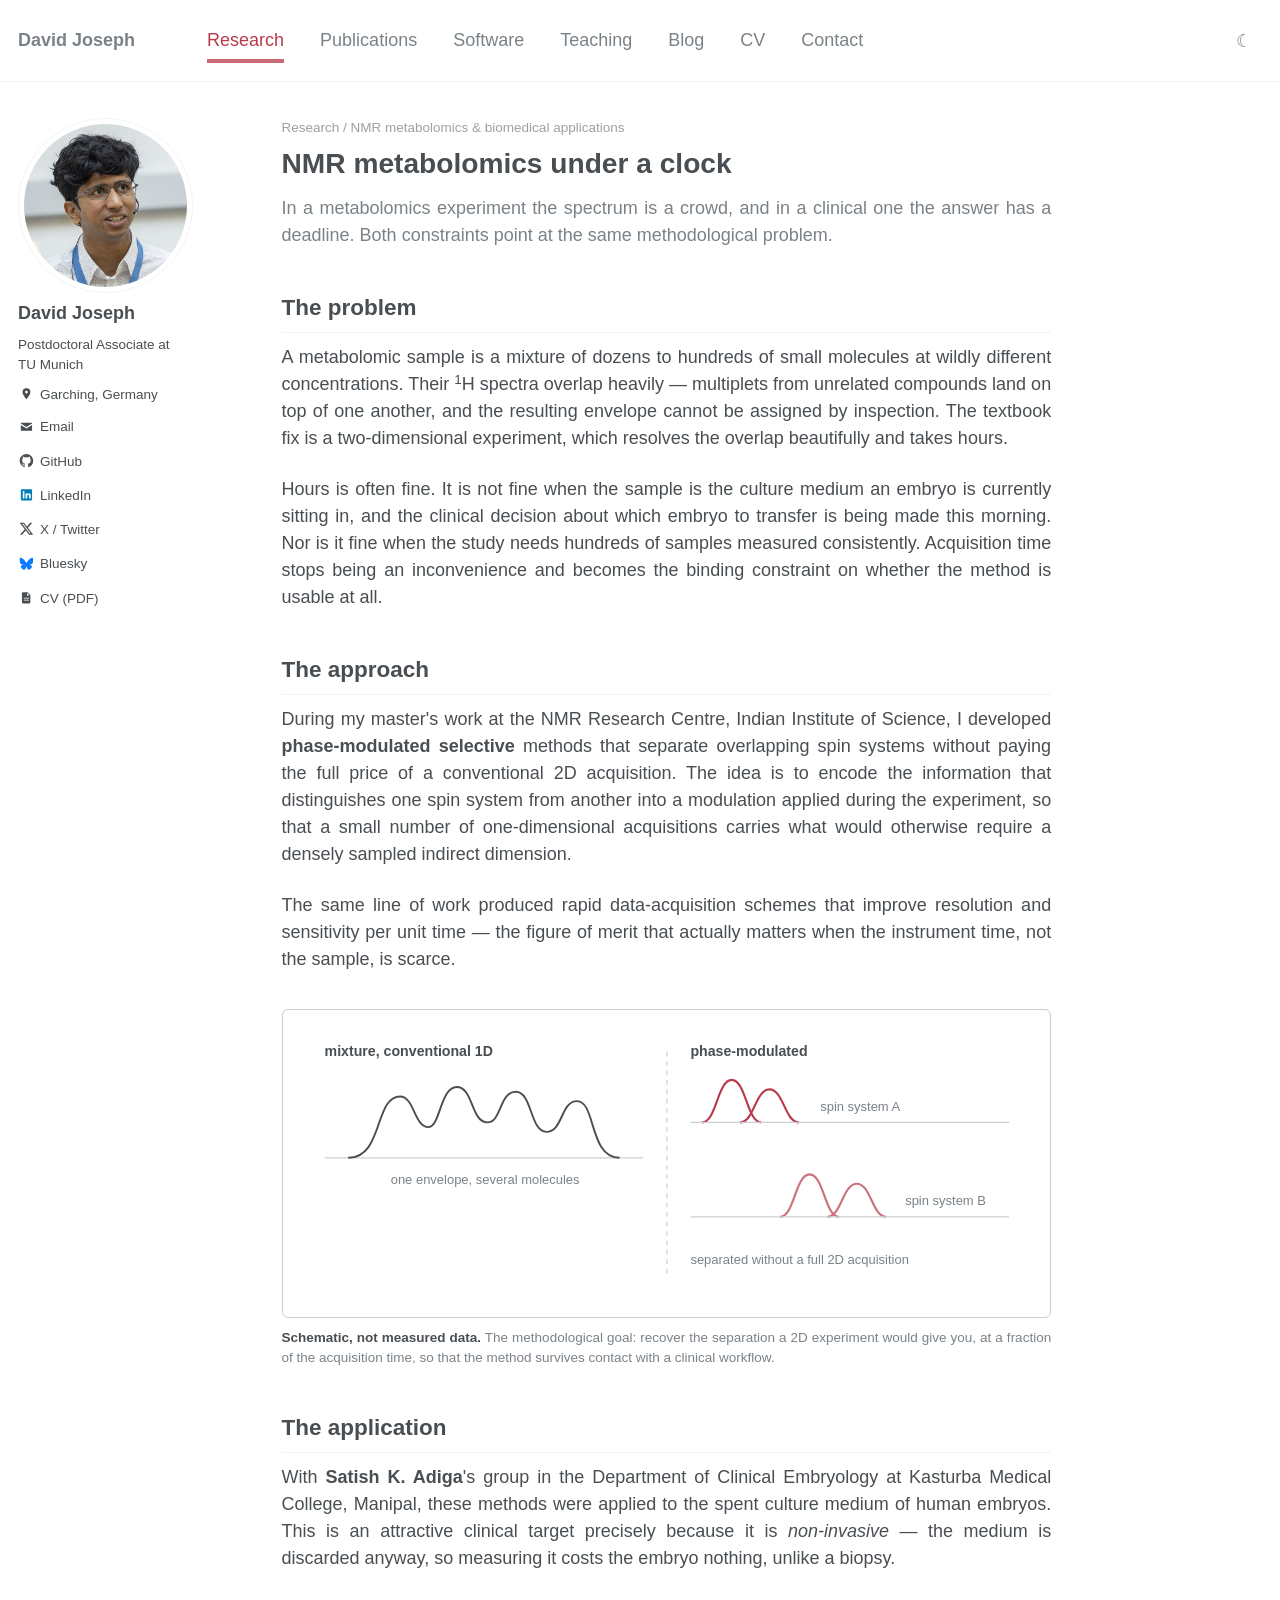
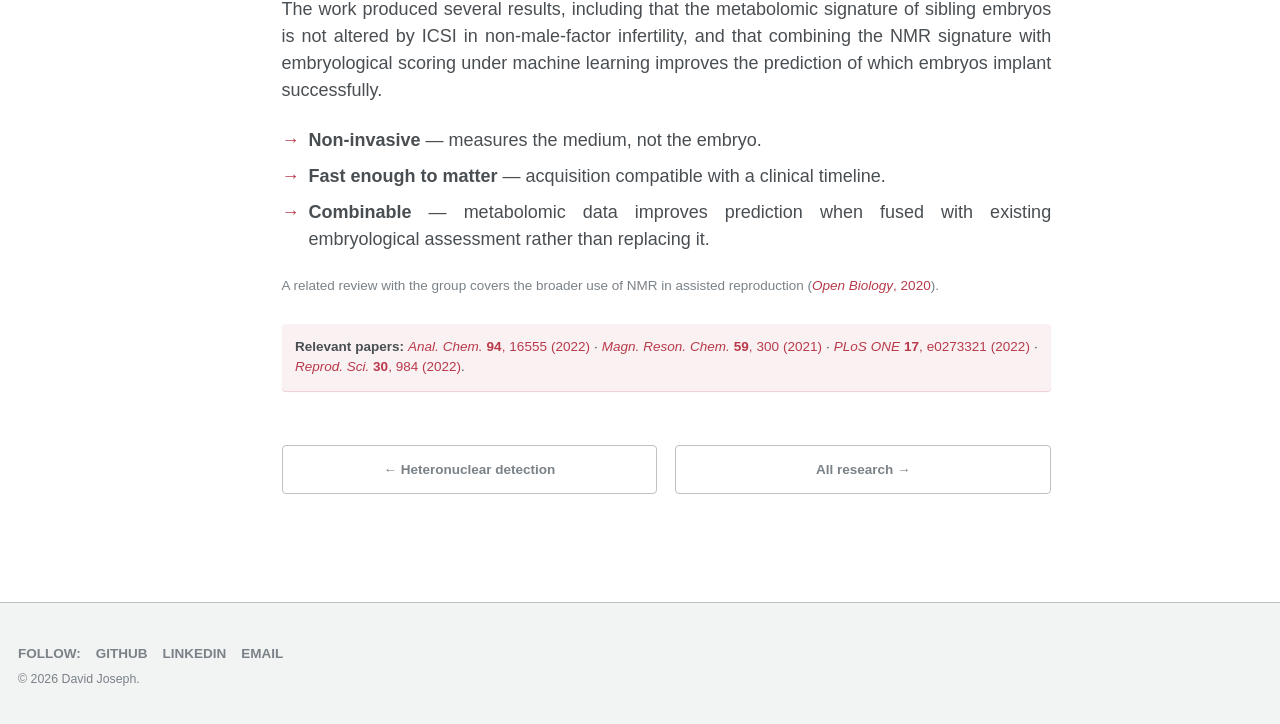
<file: research-metabolomics.html>
<!DOCTYPE html>
<html lang="en">
<head>
<meta charset="utf-8">
<meta name="viewport" content="width=device-width, initial-scale=1">
<title>Rapid NMR metabolomics for IVF — David Joseph</title>
<meta name="description" content="Phase-modulated and rapid-acquisition NMR methods for resolving overlapping spin systems in mixtures, applied non-invasively to human embryo culture media to support embryo selection in IVF.">
<meta name="author" content="David Joseph">
<link rel="canonical" href="https://dajo2025.github.io/research-metabolomics.html">

<meta property="og:type" content="article">
<meta property="og:site_name" content="David Joseph">
<meta property="og:title" content="Rapid NMR metabolomics for IVF — David Joseph">
<meta property="og:description" content="Phase-modulated and rapid-acquisition NMR methods for resolving overlapping spin systems in mixtures, applied non-invasively to human embryo culture media to support embryo selection in IVF.">
<meta property="og:url" content="https://dajo2025.github.io/research-metabolomics.html">
<meta property="og:image" content="https://dajo2025.github.io/assets/og-image.png">
<meta name="twitter:card" content="summary_large_image">

<link rel="icon" href="data:image/svg+xml,<svg xmlns='http://www.w3.org/2000/svg' viewBox='0 0 32 32'><text y='26' font-size='26'>🧲</text></svg>">
<link rel="stylesheet" href="/assets/style.css?v=e96af88d">
<script src="/assets/main.js?v=fb1b348e"></script>
<!-- Umami Cloud visitor statistics (no cookies). data-domains limits counting to the live
     site, so local previews are not recorded. Dashboard: cloud.umami.is -->
<script defer src="https://cloud.umami.is/script.js" data-website-id="03325489-a454-401d-b5e7-53e17882b3be" data-domains="dajo2025.github.io"></script>

</head>
<body>
<a class="skip" href="#main">Skip to content</a>

<header class="masthead">
  <div class="masthead__inner">
    <nav class="site-nav" aria-label="Main">
      <a class="site-nav__home" href="/">David&nbsp;Joseph</a>
      <ul class="site-nav__links" id="site-nav-links">
        <li><a href="/research.html" aria-current="page">Research</a></li>
        <li><a href="/publications.html">Publications</a></li>
        <li><a href="/software.html">Software</a></li>
        <li><a href="/teaching.html">Teaching</a></li>
        <li><a href="/blog.html">Blog</a></li>
        <li><a href="/cv.html">CV</a></li>
        <li><a href="/contact.html">Contact</a></li>
      </ul>
      <div class="site-nav__tools">
        <button class="theme-toggle" type="button" aria-label="Toggle theme">☾</button>
        <button class="nav-toggle" type="button" aria-label="Menu" aria-expanded="false" aria-controls="site-nav-links"><span class="navicon"></span></button>
      </div>
    </nav>
  </div>
</header>

<div class="wrap">

  <aside class="sidebar" aria-label="About David Joseph">
    <div class="author">
      <!-- Swap the photo by replacing assets/img/portrait.jpg (square, 400px or larger). -->
      <a class="author__avatar" href="/"><img src="/assets/img/portrait.jpg?v=036eb028" alt="David Joseph" width="600" height="600"></a>
      <div class="author__content">
        <p class="author__name">David Joseph</p>
        <p class="author__bio">Postdoctoral Associate at TU&nbsp;Munich</p>
      </div>
      <div class="author__urls-wrapper">
        <button class="author__urls-toggle" type="button" aria-expanded="false" aria-controls="author-urls">
          <svg viewBox="0 0 24 24" aria-hidden="true"><path fill="none" stroke="currentColor" stroke-width="2.4" stroke-linecap="round" d="M10 14a4 4 0 0 0 5.66 0l3-3a4 4 0 0 0-5.66-5.66l-1 1M14 10a4 4 0 0 0-5.66 0l-3 3a4 4 0 0 0 5.66 5.66l1-1"/></svg>
          Links
        </button>
        <ul class="author__urls" id="author-urls">
          <li>
            <svg viewBox="0 0 24 24" aria-hidden="true"><path fill-rule="evenodd" d="M12 2a7 7 0 0 0-7 7c0 5.2 7 13 7 13s7-7.8 7-13a7 7 0 0 0-7-7zm0 9.5a2.5 2.5 0 1 1 0-5 2.5 2.5 0 0 1 0 5z"/></svg>
            Garching, Germany
          </li>
          <li><a href="mailto:dajo.science@gmail.com">
            <svg viewBox="0 0 24 24" aria-hidden="true"><path d="M3 5h18a1 1 0 0 1 1 1v.4l-10 6.2L2 6.4V6a1 1 0 0 1 1-1zm-1 3.75V18a1 1 0 0 0 1 1h18a1 1 0 0 0 1-1V8.75l-10 6.2-10-6.2z"/></svg>
            Email</a></li>
          <li><a href="https://github.com/DaJo2025" rel="me noopener" target="_blank">
            <svg viewBox="0 0 16 16" aria-hidden="true"><path d="M8 0C3.58 0 0 3.58 0 8c0 3.54 2.29 6.53 5.47 7.59.4.07.55-.17.55-.38 0-.19-.01-.82-.01-1.49-2.01.37-2.53-.49-2.69-.94-.09-.23-.48-.94-.82-1.13-.28-.15-.68-.52-.01-.53.63-.01 1.08.58 1.23.82.72 1.21 1.87.87 2.33.66.07-.52.28-.87.51-1.07-1.78-.2-3.64-.89-3.64-3.95 0-.87.31-1.59.82-2.15-.08-.2-.36-1.02.08-2.12 0 0 .67-.21 2.2.82.64-.18 1.32-.27 2-.27.68 0 1.36.09 2 .27 1.53-1.04 2.2-.82 2.2-.82.44 1.1.16 1.92.08 2.12.51.56.82 1.27.82 2.15 0 3.07-1.87 3.75-3.65 3.95.29.25.54.73.54 1.48 0 1.07-.01 1.93-.01 2.2 0 .21.15.46.55.38A8.013 8.013 0 0 0 16 8c0-4.42-3.58-8-8-8z"/></svg>
            GitHub</a></li>
          <li><a href="https://www.linkedin.com/in/david-joseph-37a0b9389/" rel="me noopener" target="_blank">
            <svg class="ico-linkedin" viewBox="0 0 24 24" aria-hidden="true"><path fill-rule="evenodd" d="M4 2h16a2 2 0 0 1 2 2v16a2 2 0 0 1-2 2H4a2 2 0 0 1-2-2V4a2 2 0 0 1 2-2zm1.5 7.5v9h3v-9h-3zM7 5.2a1.75 1.75 0 1 0 0 3.5 1.75 1.75 0 0 0 0-3.5zm3.5 4.3v9h3v-4.7c0-1.3.7-2 1.7-2s1.5.7 1.5 2v4.7h3v-5.3c0-2.6-1.4-4-3.4-4-1.3 0-2.2.6-2.8 1.4V9.5h-3z"/></svg>
            LinkedIn</a></li>
          <li><a href="https://x.com/DaJo_1729" rel="me noopener" target="_blank">
            <svg viewBox="0 0 24 24" aria-hidden="true"><path d="M18.901 1.153h3.68l-8.04 9.19L24 22.846h-7.406l-5.8-7.584-6.638 7.584H.474l8.6-9.83L0 1.154h7.594l5.243 6.932ZM17.61 20.644h2.039L6.486 3.24H4.298Z"/></svg>
            X / Twitter</a></li>
          <li><a href="https://bsky.app/profile/dajo-1729.bsky.social" rel="me noopener" target="_blank">
            <svg class="ico-bluesky" viewBox="0 0 24 24" aria-hidden="true"><path d="M12 10.8c-1.087-2.114-4.046-6.053-6.798-7.995C2.566.944 1.561 1.266.902 1.565.139 1.908 0 3.08 0 3.768c0 .69.378 5.65.624 6.479.815 2.736 3.713 3.66 6.383 3.364.136-.02.275-.039.415-.056-.138.022-.276.04-.415.056-3.912.58-7.387 2.005-2.83 7.078 5.013 5.19 6.87-1.113 7.823-4.308.953 3.195 2.05 9.271 7.733 4.308 4.267-4.308 1.172-6.498-2.74-7.078a8.741 8.741 0 0 1-.415-.056c.14.017.279.036.415.056 2.67.297 5.568-.628 6.383-3.364.246-.828.624-5.79.624-6.478 0-.69-.139-1.861-.902-2.206-.659-.298-1.664-.62-4.3 1.24C16.046 4.748 13.087 8.687 12 10.8Z"/></svg>
            Bluesky</a></li>
          <!-- TODO: uncomment once you have the URLs.
          <li><a href="https://orcid.org/0000-0000-0000-0000" rel="me noopener" target="_blank">
            <svg class="ico-orcid" viewBox="0 0 24 24" aria-hidden="true"><path fill-rule="evenodd" d="M12 1a11 11 0 1 0 0 22 11 11 0 0 0 0-22zM7.2 8.3h1.7v8.9H7.2V8.3zm.85-3.1a1.1 1.1 0 1 1 0 2.2 1.1 1.1 0 0 1 0-2.2zm3.25 3.1h3.5c3 0 4.7 2 4.7 4.45 0 2.5-1.8 4.45-4.7 4.45h-3.5V8.3zm1.7 1.5v5.9h1.7c2 0 3-1.3 3-2.95 0-1.6-1-2.95-3-2.95H13z"/></svg>
            ORCID</a></li>
          <li><a href="https://scholar.google.com/citations?user=XXXXXXX" rel="me noopener" target="_blank">
            <svg viewBox="0 0 24 24" aria-hidden="true"><path d="M12 3 1 9l11 6 9-4.9V17h2V9L12 3zM5 13.2V17c0 1.7 3.1 3 7 3s7-1.3 7-3v-3.8l-7 3.8-7-3.8z"/></svg>
            Google Scholar</a></li>
          -->
          <li><a href="/CV_DaJo_2026.pdf">
            <svg viewBox="0 0 24 24" aria-hidden="true"><path fill-rule="evenodd" d="M6 2h8l5 5v13a2 2 0 0 1-2 2H6a2 2 0 0 1-2-2V4a2 2 0 0 1 2-2zm7 1.5V8h4.5L13 3.5zM7.5 12v1.5h9V12h-9zm0 3.5V17h9v-1.5h-9z"/></svg>
            CV (PDF)</a></li>
        </ul>
      </div>
    </div>
  </aside>

<main id="main">

  <p class="crumb"><a href="/research.html">Research</a> / NMR metabolomics &amp; biomedical applications</p>
  <h1>NMR metabolomics under a clock</h1>
  <p class="lede">
    In a metabolomics experiment the spectrum is a crowd, and in a clinical one the answer has a
    deadline. Both constraints point at the same methodological problem.
  </p>

  <section>
    <h2>The problem</h2>
    <p>
      A metabolomic sample is a mixture of dozens to hundreds of small molecules at wildly
      different concentrations. Their <sup>1</sup>H spectra overlap heavily — multiplets from
      unrelated compounds land on top of one another, and the resulting envelope cannot be
      assigned by inspection. The textbook fix is a two-dimensional experiment, which resolves
      the overlap beautifully and takes hours.
    </p>
    <p>
      Hours is often fine. It is not fine when the sample is the culture medium an embryo is
      currently sitting in, and the clinical decision about which embryo to transfer is being
      made this morning. Nor is it fine when the study needs hundreds of samples measured
      consistently. Acquisition time stops being an inconvenience and becomes the binding
      constraint on whether the method is usable at all.
    </p>
  </section>

  <section>
    <h2>The approach</h2>
    <p>
      During my master's work at the NMR Research Centre, Indian Institute of Science, I developed
      <strong>phase-modulated selective</strong> methods that separate overlapping spin systems
      without paying the full price of a conventional 2D acquisition. The idea is to encode the
      information that distinguishes one spin system from another into a modulation applied
      during the experiment, so that a small number of one-dimensional acquisitions carries what
      would otherwise require a densely sampled indirect dimension.
    </p>
    <p>
      The same line of work produced rapid data-acquisition schemes that improve resolution and
      sensitivity per unit time — the figure of merit that actually matters when the instrument
      time, not the sample, is scarce.
    </p>

    <figure class="fig">
      <div class="frame">
        <svg viewBox="0 0 620 230" role="img" aria-label="Schematic showing an overlapping one-dimensional NMR envelope from a mixture, and the same region separated into distinct spin systems by a phase-modulated experiment.">
          <text class="dg-label" x="20" y="24">mixture, conventional 1D</text>
          <path d="M20,110 L290,110" class="dg-line" stroke-width="1" fill="none"/>
          <path d="M40,110 C70,110 62,58 84,58 C96,58 96,84 108,84 C118,84 118,50 132,50
                   C146,50 144,80 158,80 C170,80 168,54 182,54 C196,54 194,88 208,88
                   C222,88 220,62 234,62 C250,62 244,110 270,110"
                class="dg-ink" fill="none" stroke-width="1.6"/>
          <text class="dg-text" x="76" y="132">one envelope, several molecules</text>

          <path d="M310,20 L310,210" class="dg-line" stroke-width="1" stroke-dasharray="4 4" fill="none"/>

          <text class="dg-label" x="330" y="24">phase-modulated</text>
          <g class="dg-acc" fill="none" stroke-width="1.8">
            <path d="M340,80 C352,80 353,44 365,44 C377,44 378,80 390,80"/>
            <path d="M372,80 C384,80 385,52 397,52 C409,52 410,80 422,80"/>
          </g>
          <path d="M330,80 L600,80" class="dg-line" stroke-width="1" fill="none"/>
          <text class="dg-text" x="440" y="70">spin system A</text>

          <g class="dg-acc" fill="none" stroke-width="1.8" opacity=".72">
            <path d="M406,160 C418,160 419,124 431,124 C443,124 444,160 456,160"/>
            <path d="M446,160 C458,160 459,132 471,132 C483,132 484,160 496,160"/>
          </g>
          <path d="M330,160 L600,160" class="dg-line" stroke-width="1" fill="none"/>
          <text class="dg-text" x="512" y="150">spin system B</text>
          <text class="dg-text" x="330" y="200">separated without a full 2D acquisition</text>
        </svg>
      </div>
      <figcaption>
        <b>Schematic, not measured data.</b> The methodological goal: recover the separation a
        2D experiment would give you, at a fraction of the acquisition time, so that the method
        survives contact with a clinical workflow.
      </figcaption>
    </figure>
  </section>

  <section>
    <h2>The application</h2>
    <p>
      With <strong>Satish K. Adiga</strong>'s group in the Department of Clinical Embryology at
      Kasturba Medical College, Manipal, these methods were applied to the spent culture medium
      of human embryos. This is an attractive clinical target precisely because it is
      <em>non-invasive</em> — the medium is discarded anyway, so measuring it costs the embryo
      nothing, unlike a biopsy.
    </p>
    <p>
      The work produced several results, including that the metabolomic signature of sibling
      embryos is not altered by ICSI in non-male-factor infertility, and that combining the NMR
      signature with embryological scoring under machine learning improves the prediction of
      which embryos implant successfully.
    </p>

    <ul class="keypoints">
      <li><strong>Non-invasive</strong> — measures the medium, not the embryo.</li>
      <li><strong>Fast enough to matter</strong> — acquisition compatible with a clinical timeline.</li>
      <li><strong>Combinable</strong> — metabolomic data improves prediction when fused with existing embryological assessment rather than replacing it.</li>
    </ul>

    <p class="small muted">
      A related review with the group covers the broader use of NMR in assisted reproduction
      (<a href="https://doi.org/10.1098/rsob.200092" rel="noopener" target="_blank"><em>Open Biology</em>, 2020</a>).
    </p>
  </section>

  <section>
    <div class="note">
      <strong>Relevant papers:</strong>
      <a href="https://doi.org/10.1021/acs.analchem.2c00565" rel="noopener" target="_blank"><em>Anal. Chem.</em> <b>94</b>, 16555 (2022)</a> ·
      <a href="https://doi.org/10.1002/mrc.5106" rel="noopener" target="_blank"><em>Magn. Reson. Chem.</em> <b>59</b>, 300 (2021)</a> ·
      <a href="https://doi.org/10.1371/journal.pone.0273321" rel="noopener" target="_blank"><em>PLoS ONE</em> <b>17</b>, e0273321 (2022)</a> ·
      <a href="https://doi.org/10.1007/s43032-022-01071-1" rel="noopener" target="_blank"><em>Reprod. Sci.</em> <b>30</b>, 984 (2022)</a>.
    </div>
  </section>

  <div class="pager">
    <a href="/research-heteronuclear.html">← Heteronuclear detection</a>
    <a href="/research.html">All research →</a>
  </div>

</main>

</div>

<footer class="page__footer">
  <div class="page__footer-inner">
    <div class="page__footer-follow">
      <ul>
        <li><strong>Follow:</strong></li>
        <li><a href="https://github.com/DaJo2025" rel="me noopener" target="_blank">GitHub</a></li>
        <li><a href="https://www.linkedin.com/in/david-joseph-37a0b9389/" rel="me noopener" target="_blank">LinkedIn</a></li>
        <li><a href="mailto:dajo.science@gmail.com">Email</a></li>
      </ul>
    </div>
    <div class="page__footer-copyright">
      © <span id="yr">2026</span> David Joseph.
    </div>
  </div>
</footer>
<script>document.getElementById("yr").textContent = new Date().getFullYear();</script>
</body>
</html>
</file>
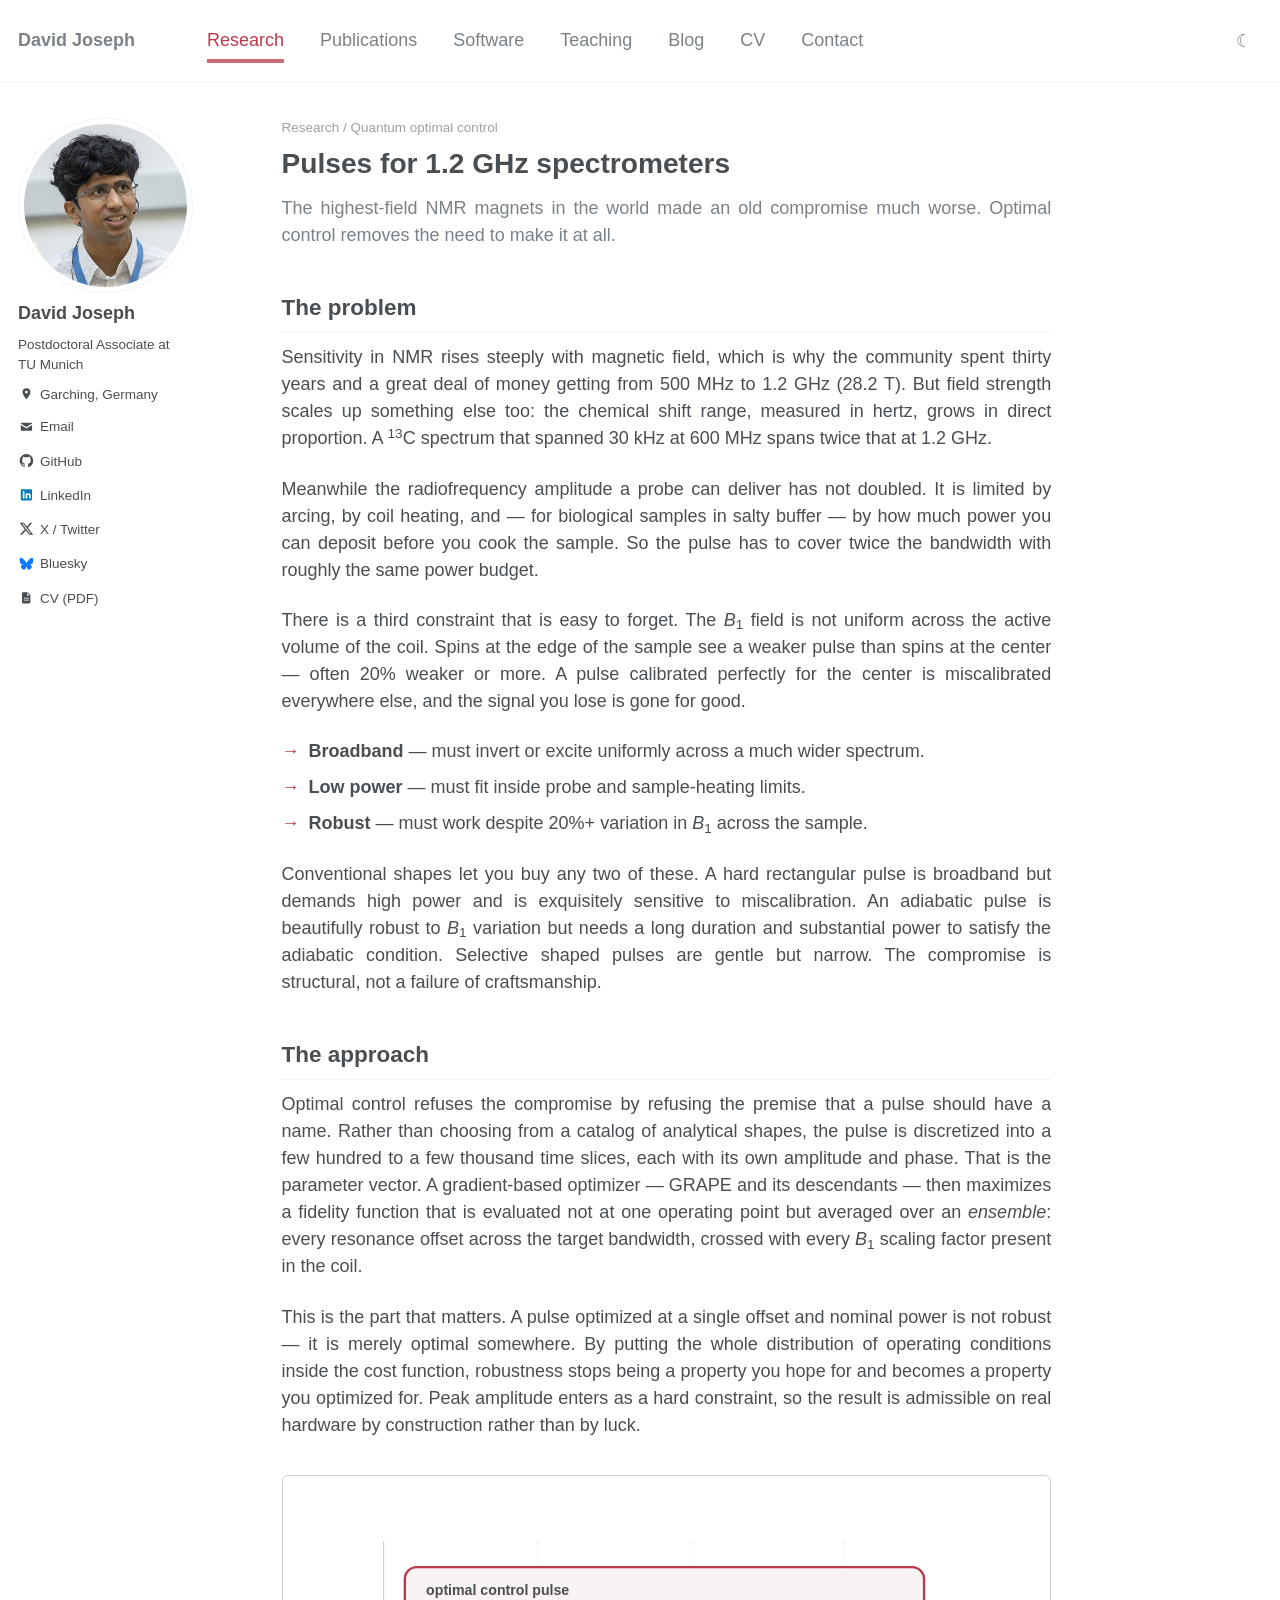
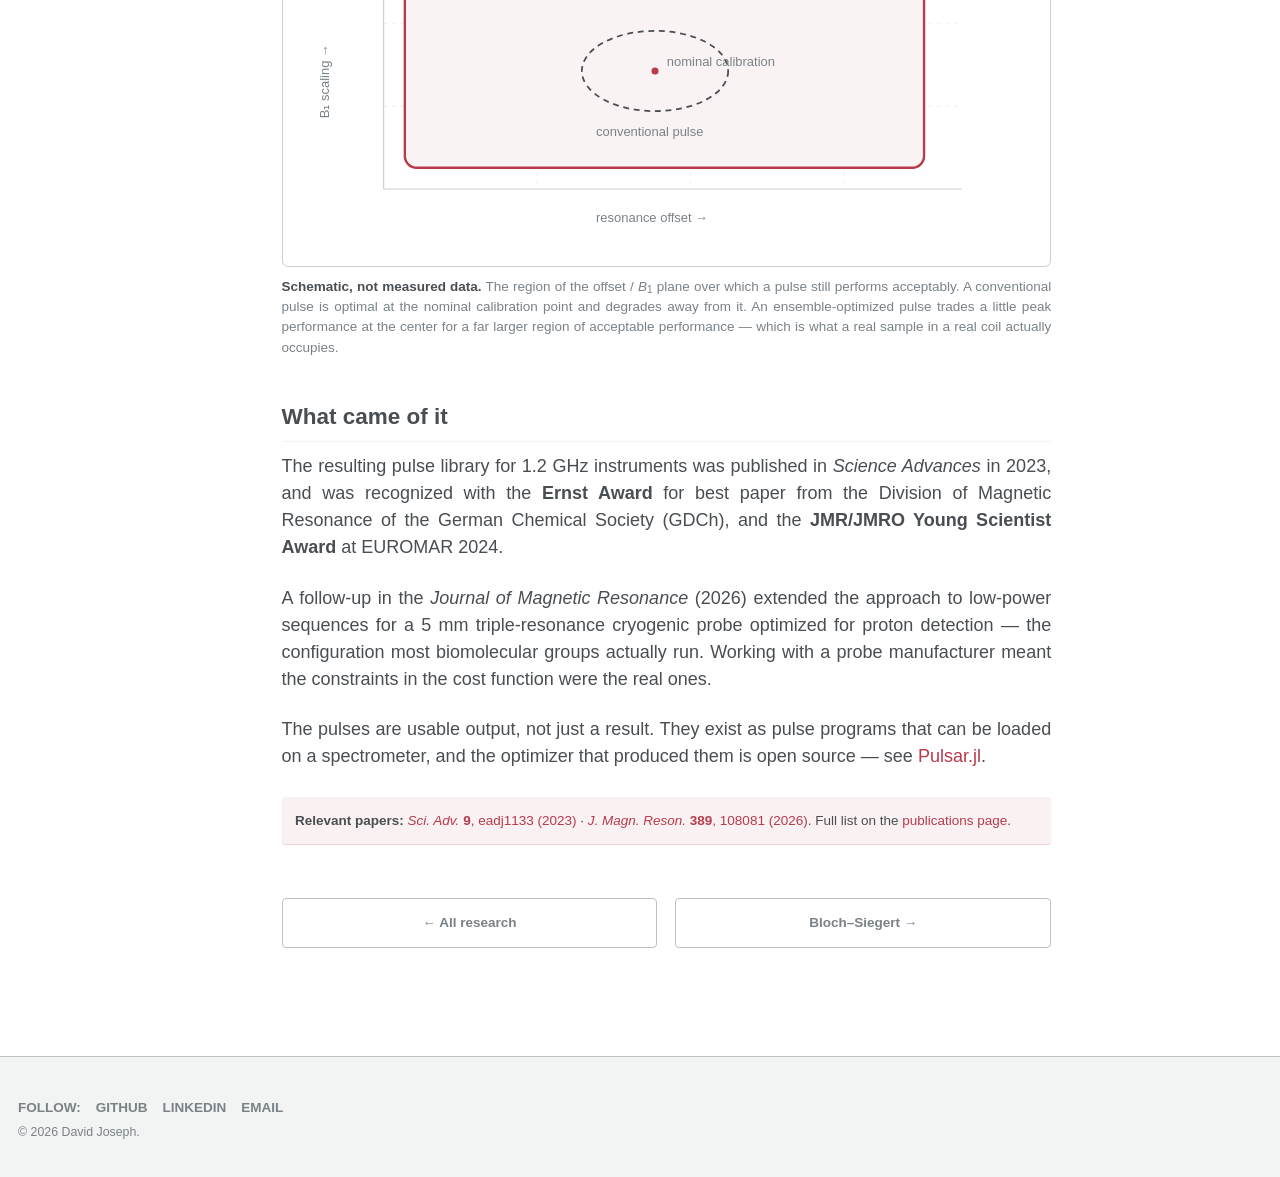
<file: research-optimal-control.html>
<!DOCTYPE html>
<html lang="en">
<head>
<meta charset="utf-8">
<meta name="viewport" content="width=device-width, initial-scale=1">
<title>Optimal control pulses for 1.2 GHz NMR — David Joseph</title>
<meta name="description" content="Why conventional pulses fail at 28.2 T, and how optimal control produces waveforms that are broadband, low-power and tolerant of B1 inhomogeneity at the same time. Ernst Award 2024.">
<meta name="author" content="David Joseph">
<link rel="canonical" href="https://dajo2025.github.io/research-optimal-control.html">

<meta property="og:type" content="article">
<meta property="og:site_name" content="David Joseph">
<meta property="og:title" content="Optimal control pulses for 1.2 GHz NMR — David Joseph">
<meta property="og:description" content="Why conventional pulses fail at 28.2 T, and how optimal control produces waveforms that are broadband, low-power and tolerant of B1 inhomogeneity at the same time. Ernst Award 2024.">
<meta property="og:url" content="https://dajo2025.github.io/research-optimal-control.html">
<meta property="og:image" content="https://dajo2025.github.io/assets/og-image.png">
<meta name="twitter:card" content="summary_large_image">

<link rel="icon" href="data:image/svg+xml,<svg xmlns='http://www.w3.org/2000/svg' viewBox='0 0 32 32'><text y='26' font-size='26'>🧲</text></svg>">
<link rel="stylesheet" href="/assets/style.css?v=e96af88d">
<script src="/assets/main.js?v=fb1b348e"></script>
<!-- Umami Cloud visitor statistics (no cookies). data-domains limits counting to the live
     site, so local previews are not recorded. Dashboard: cloud.umami.is -->
<script defer src="https://cloud.umami.is/script.js" data-website-id="03325489-a454-401d-b5e7-53e17882b3be" data-domains="dajo2025.github.io"></script>

</head>
<body>
<a class="skip" href="#main">Skip to content</a>

<header class="masthead">
  <div class="masthead__inner">
    <nav class="site-nav" aria-label="Main">
      <a class="site-nav__home" href="/">David&nbsp;Joseph</a>
      <ul class="site-nav__links" id="site-nav-links">
        <li><a href="/research.html" aria-current="page">Research</a></li>
        <li><a href="/publications.html">Publications</a></li>
        <li><a href="/software.html">Software</a></li>
        <li><a href="/teaching.html">Teaching</a></li>
        <li><a href="/blog.html">Blog</a></li>
        <li><a href="/cv.html">CV</a></li>
        <li><a href="/contact.html">Contact</a></li>
      </ul>
      <div class="site-nav__tools">
        <button class="theme-toggle" type="button" aria-label="Toggle theme">☾</button>
        <button class="nav-toggle" type="button" aria-label="Menu" aria-expanded="false" aria-controls="site-nav-links"><span class="navicon"></span></button>
      </div>
    </nav>
  </div>
</header>

<div class="wrap">

  <aside class="sidebar" aria-label="About David Joseph">
    <div class="author">
      <!-- Swap the photo by replacing assets/img/portrait.jpg (square, 400px or larger). -->
      <a class="author__avatar" href="/"><img src="/assets/img/portrait.jpg?v=036eb028" alt="David Joseph" width="600" height="600"></a>
      <div class="author__content">
        <p class="author__name">David Joseph</p>
        <p class="author__bio">Postdoctoral Associate at TU&nbsp;Munich</p>
      </div>
      <div class="author__urls-wrapper">
        <button class="author__urls-toggle" type="button" aria-expanded="false" aria-controls="author-urls">
          <svg viewBox="0 0 24 24" aria-hidden="true"><path fill="none" stroke="currentColor" stroke-width="2.4" stroke-linecap="round" d="M10 14a4 4 0 0 0 5.66 0l3-3a4 4 0 0 0-5.66-5.66l-1 1M14 10a4 4 0 0 0-5.66 0l-3 3a4 4 0 0 0 5.66 5.66l1-1"/></svg>
          Links
        </button>
        <ul class="author__urls" id="author-urls">
          <li>
            <svg viewBox="0 0 24 24" aria-hidden="true"><path fill-rule="evenodd" d="M12 2a7 7 0 0 0-7 7c0 5.2 7 13 7 13s7-7.8 7-13a7 7 0 0 0-7-7zm0 9.5a2.5 2.5 0 1 1 0-5 2.5 2.5 0 0 1 0 5z"/></svg>
            Garching, Germany
          </li>
          <li><a href="mailto:dajo.science@gmail.com">
            <svg viewBox="0 0 24 24" aria-hidden="true"><path d="M3 5h18a1 1 0 0 1 1 1v.4l-10 6.2L2 6.4V6a1 1 0 0 1 1-1zm-1 3.75V18a1 1 0 0 0 1 1h18a1 1 0 0 0 1-1V8.75l-10 6.2-10-6.2z"/></svg>
            Email</a></li>
          <li><a href="https://github.com/DaJo2025" rel="me noopener" target="_blank">
            <svg viewBox="0 0 16 16" aria-hidden="true"><path d="M8 0C3.58 0 0 3.58 0 8c0 3.54 2.29 6.53 5.47 7.59.4.07.55-.17.55-.38 0-.19-.01-.82-.01-1.49-2.01.37-2.53-.49-2.69-.94-.09-.23-.48-.94-.82-1.13-.28-.15-.68-.52-.01-.53.63-.01 1.08.58 1.23.82.72 1.21 1.87.87 2.33.66.07-.52.28-.87.51-1.07-1.78-.2-3.64-.89-3.64-3.95 0-.87.31-1.59.82-2.15-.08-.2-.36-1.02.08-2.12 0 0 .67-.21 2.2.82.64-.18 1.32-.27 2-.27.68 0 1.36.09 2 .27 1.53-1.04 2.2-.82 2.2-.82.44 1.1.16 1.92.08 2.12.51.56.82 1.27.82 2.15 0 3.07-1.87 3.75-3.65 3.95.29.25.54.73.54 1.48 0 1.07-.01 1.93-.01 2.2 0 .21.15.46.55.38A8.013 8.013 0 0 0 16 8c0-4.42-3.58-8-8-8z"/></svg>
            GitHub</a></li>
          <li><a href="https://www.linkedin.com/in/david-joseph-37a0b9389/" rel="me noopener" target="_blank">
            <svg class="ico-linkedin" viewBox="0 0 24 24" aria-hidden="true"><path fill-rule="evenodd" d="M4 2h16a2 2 0 0 1 2 2v16a2 2 0 0 1-2 2H4a2 2 0 0 1-2-2V4a2 2 0 0 1 2-2zm1.5 7.5v9h3v-9h-3zM7 5.2a1.75 1.75 0 1 0 0 3.5 1.75 1.75 0 0 0 0-3.5zm3.5 4.3v9h3v-4.7c0-1.3.7-2 1.7-2s1.5.7 1.5 2v4.7h3v-5.3c0-2.6-1.4-4-3.4-4-1.3 0-2.2.6-2.8 1.4V9.5h-3z"/></svg>
            LinkedIn</a></li>
          <li><a href="https://x.com/DaJo_1729" rel="me noopener" target="_blank">
            <svg viewBox="0 0 24 24" aria-hidden="true"><path d="M18.901 1.153h3.68l-8.04 9.19L24 22.846h-7.406l-5.8-7.584-6.638 7.584H.474l8.6-9.83L0 1.154h7.594l5.243 6.932ZM17.61 20.644h2.039L6.486 3.24H4.298Z"/></svg>
            X / Twitter</a></li>
          <li><a href="https://bsky.app/profile/dajo-1729.bsky.social" rel="me noopener" target="_blank">
            <svg class="ico-bluesky" viewBox="0 0 24 24" aria-hidden="true"><path d="M12 10.8c-1.087-2.114-4.046-6.053-6.798-7.995C2.566.944 1.561 1.266.902 1.565.139 1.908 0 3.08 0 3.768c0 .69.378 5.65.624 6.479.815 2.736 3.713 3.66 6.383 3.364.136-.02.275-.039.415-.056-.138.022-.276.04-.415.056-3.912.58-7.387 2.005-2.83 7.078 5.013 5.19 6.87-1.113 7.823-4.308.953 3.195 2.05 9.271 7.733 4.308 4.267-4.308 1.172-6.498-2.74-7.078a8.741 8.741 0 0 1-.415-.056c.14.017.279.036.415.056 2.67.297 5.568-.628 6.383-3.364.246-.828.624-5.79.624-6.478 0-.69-.139-1.861-.902-2.206-.659-.298-1.664-.62-4.3 1.24C16.046 4.748 13.087 8.687 12 10.8Z"/></svg>
            Bluesky</a></li>
          <!-- TODO: uncomment once you have the URLs.
          <li><a href="https://orcid.org/0000-0000-0000-0000" rel="me noopener" target="_blank">
            <svg class="ico-orcid" viewBox="0 0 24 24" aria-hidden="true"><path fill-rule="evenodd" d="M12 1a11 11 0 1 0 0 22 11 11 0 0 0 0-22zM7.2 8.3h1.7v8.9H7.2V8.3zm.85-3.1a1.1 1.1 0 1 1 0 2.2 1.1 1.1 0 0 1 0-2.2zm3.25 3.1h3.5c3 0 4.7 2 4.7 4.45 0 2.5-1.8 4.45-4.7 4.45h-3.5V8.3zm1.7 1.5v5.9h1.7c2 0 3-1.3 3-2.95 0-1.6-1-2.95-3-2.95H13z"/></svg>
            ORCID</a></li>
          <li><a href="https://scholar.google.com/citations?user=XXXXXXX" rel="me noopener" target="_blank">
            <svg viewBox="0 0 24 24" aria-hidden="true"><path d="M12 3 1 9l11 6 9-4.9V17h2V9L12 3zM5 13.2V17c0 1.7 3.1 3 7 3s7-1.3 7-3v-3.8l-7 3.8-7-3.8z"/></svg>
            Google Scholar</a></li>
          -->
          <li><a href="/CV_DaJo_2026.pdf">
            <svg viewBox="0 0 24 24" aria-hidden="true"><path fill-rule="evenodd" d="M6 2h8l5 5v13a2 2 0 0 1-2 2H6a2 2 0 0 1-2-2V4a2 2 0 0 1 2-2zm7 1.5V8h4.5L13 3.5zM7.5 12v1.5h9V12h-9zm0 3.5V17h9v-1.5h-9z"/></svg>
            CV (PDF)</a></li>
        </ul>
      </div>
    </div>
  </aside>

<main id="main">

  <p class="crumb"><a href="/research.html">Research</a> / Quantum optimal control</p>
  <h1>Pulses for 1.2 GHz spectrometers</h1>
  <p class="lede">
    The highest-field NMR magnets in the world made an old compromise much worse. Optimal
    control removes the need to make it at all.
  </p>

  <section>
    <h2>The problem</h2>
    <p>
      Sensitivity in NMR rises steeply with magnetic field, which is why the community spent
      thirty years and a great deal of money getting from 500 MHz to 1.2 GHz (28.2 T). But
      field strength scales up something else too: the chemical shift range, measured in hertz,
      grows in direct proportion. A <sup>13</sup>C spectrum that spanned 30 kHz at 600 MHz
      spans twice that at 1.2 GHz.
    </p>
    <p>
      Meanwhile the radiofrequency amplitude a probe can deliver has not doubled. It is limited
      by arcing, by coil heating, and — for biological samples in salty buffer — by how much
      power you can deposit before you cook the sample. So the pulse has to cover twice the
      bandwidth with roughly the same power budget.
    </p>
    <p>
      There is a third constraint that is easy to forget. The <em>B</em><sub>1</sub> field is not
      uniform across the active volume of the coil. Spins at the edge of the sample see a weaker
      pulse than spins at the center — often 20% weaker or more. A pulse calibrated perfectly for
      the center is miscalibrated everywhere else, and the signal you lose is gone for good.
    </p>

    <ul class="keypoints">
      <li><strong>Broadband</strong> — must invert or excite uniformly across a much wider spectrum.</li>
      <li><strong>Low power</strong> — must fit inside probe and sample-heating limits.</li>
      <li><strong>Robust</strong> — must work despite 20%+ variation in <em>B</em><sub>1</sub> across the sample.</li>
    </ul>

    <p>
      Conventional shapes let you buy any two of these. A hard rectangular pulse is broadband
      but demands high power and is exquisitely sensitive to miscalibration. An adiabatic pulse
      is beautifully robust to <em>B</em><sub>1</sub> variation but needs a long duration and
      substantial power to satisfy the adiabatic condition. Selective shaped pulses are gentle
      but narrow. The compromise is structural, not a failure of craftsmanship.
    </p>
  </section>

  <section>
    <h2>The approach</h2>
    <p>
      Optimal control refuses the compromise by refusing the premise that a pulse should have a
      name. Rather than choosing from a catalog of analytical shapes, the pulse is discretized
      into a few hundred to a few thousand time slices, each with its own amplitude and phase.
      That is the parameter vector. A gradient-based optimizer — GRAPE and its descendants —
      then maximizes a fidelity function that is evaluated not at one operating point but
      averaged over an <em>ensemble</em>: every resonance offset across the target bandwidth,
      crossed with every <em>B</em><sub>1</sub> scaling factor present in the coil.
    </p>
    <p>
      This is the part that matters. A pulse optimized at a single offset and nominal power is
      not robust — it is merely optimal somewhere. By putting the whole distribution of operating
      conditions inside the cost function, robustness stops being a property you hope for and
      becomes a property you optimized for. Peak amplitude enters as a hard constraint, so the
      result is admissible on real hardware by construction rather than by luck.
    </p>

    <figure class="fig">
      <div class="frame">
        <svg viewBox="0 0 620 300" role="img" aria-label="Schematic comparison of the operating region over which a conventional pulse and an ensemble-optimized optimal control pulse both perform well, plotted against resonance offset and B1 scaling.">
          <!-- axes -->
          <g class="dg-line" stroke-width="1" fill="none">
            <path d="M70,250 L560,250"/>
            <path d="M70,250 L70,40"/>
          </g>
          <text class="dg-text" x="250" y="278">resonance offset  →</text>
          <text class="dg-text" x="0" y="0" transform="translate(24,190) rotate(-90)">B₁ scaling  →</text>

          <!-- gridlines -->
          <g class="dg-line" stroke-width=".5" stroke-dasharray="3 4" fill="none" opacity=".6">
            <path d="M70,110 L560,110"/><path d="M70,180 L560,180"/>
            <path d="M200,40 L200,250"/><path d="M330,40 L330,250"/><path d="M460,40 L460,250"/>
          </g>

          <!-- optimal control region -->
          <rect x="88" y="62" width="440" height="170" rx="10" class="dg-soft" opacity=".85"/>
          <rect x="88" y="62" width="440" height="170" rx="10" class="dg-acc" fill="none" stroke-width="2"/>
          <text class="dg-label" x="106" y="86">optimal control pulse</text>

          <!-- conventional region -->
          <ellipse cx="300" cy="150" rx="62" ry="34" class="dg-ink" fill="none" stroke-width="1.5" stroke-dasharray="5 4"/>
          <text class="dg-text" x="250" y="205">conventional pulse</text>

          <!-- center marker -->
          <circle cx="300" cy="150" r="3" class="dg-fill"/>
          <text class="dg-text" x="310" y="146">nominal calibration</text>
        </svg>
      </div>
      <figcaption>
        <b>Schematic, not measured data.</b> The region of the offset / <em>B</em><sub>1</sub>
        plane over which a pulse still performs acceptably. A conventional pulse is optimal at the
        nominal calibration point and degrades away from it. An ensemble-optimized pulse trades a
        little peak performance at the center for a far larger region of acceptable performance —
        which is what a real sample in a real coil actually occupies.
      </figcaption>
    </figure>
  </section>

  <section>
    <h2>What came of it</h2>
    <p>
      The resulting pulse library for 1.2 GHz instruments was published in
      <em>Science Advances</em> in 2023, and was recognized with the
      <strong>Ernst Award</strong> for best paper from the Division of Magnetic Resonance of
      the German Chemical Society (GDCh), and the <strong>JMR/JMRO Young Scientist Award</strong>
      at EUROMAR 2024.
    </p>
    <p>
      A follow-up in the <em>Journal of Magnetic Resonance</em> (2026) extended the approach to
      low-power sequences for a 5 mm triple-resonance cryogenic probe optimized for proton
      detection — the configuration most biomolecular groups actually run. Working with a probe
      manufacturer meant the constraints in the cost function were the real ones.
    </p>
    <p>
      The pulses are usable output, not just a result. They exist as pulse programs that can be
      loaded on a spectrometer, and the optimizer that produced them is open source — see
      <a href="/software.html">Pulsar.jl</a>.
    </p>
  </section>

  <section>
    <div class="note">
      <strong>Relevant papers:</strong>
      <a href="https://doi.org/10.1126/sciadv.adj1133" rel="noopener" target="_blank"><em>Sci. Adv.</em> <b>9</b>, eadj1133 (2023)</a> ·
      <a href="https://doi.org/10.1016/j.jmr.2026.108081" rel="noopener" target="_blank"><em>J. Magn. Reson.</em> <b>389</b>, 108081 (2026)</a>.
      Full list on the <a href="/publications.html">publications page</a>.
    </div>
  </section>

  <div class="pager">
    <a href="/research.html">← All research</a>
    <a href="/research-bloch-siegert.html">Bloch–Siegert →</a>
  </div>

</main>

</div>

<footer class="page__footer">
  <div class="page__footer-inner">
    <div class="page__footer-follow">
      <ul>
        <li><strong>Follow:</strong></li>
        <li><a href="https://github.com/DaJo2025" rel="me noopener" target="_blank">GitHub</a></li>
        <li><a href="https://www.linkedin.com/in/david-joseph-37a0b9389/" rel="me noopener" target="_blank">LinkedIn</a></li>
        <li><a href="mailto:dajo.science@gmail.com">Email</a></li>
      </ul>
    </div>
    <div class="page__footer-copyright">
      © <span id="yr">2026</span> David Joseph.
    </div>
  </div>
</footer>
<script>document.getElementById("yr").textContent = new Date().getFullYear();</script>
</body>
</html>
</file>
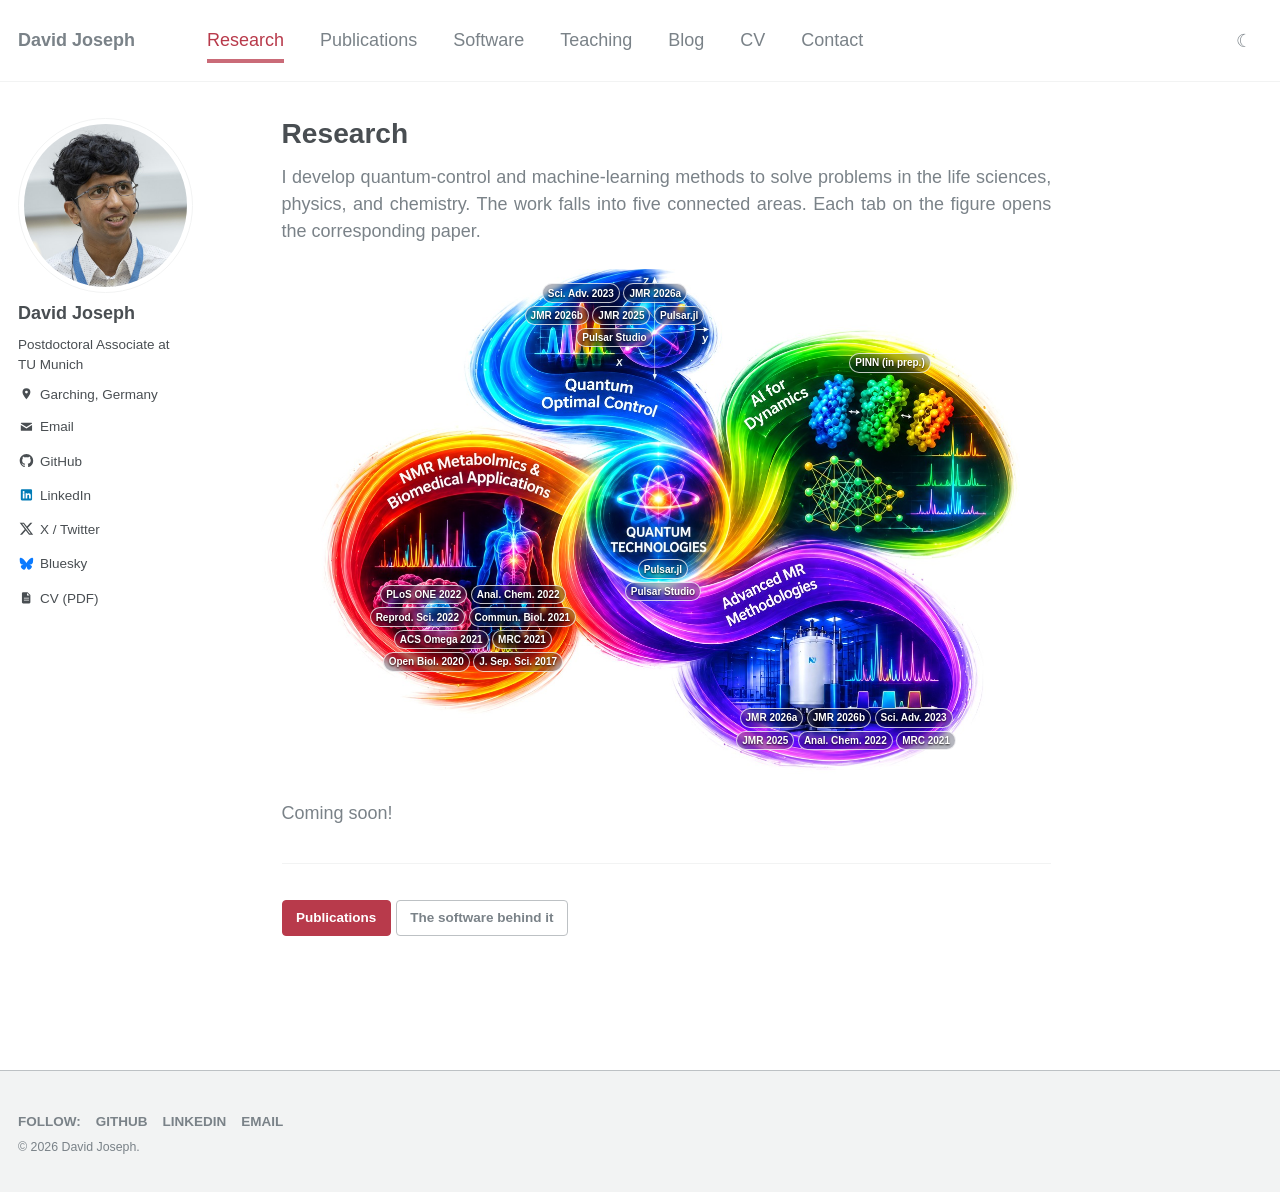
<file: research.html>
<!DOCTYPE html>
<html lang="en">
<head>
<meta charset="utf-8">
<meta name="viewport" content="width=device-width, initial-scale=1">
<title>Research — David Joseph</title>
<meta name="description" content="Research areas of David Joseph — quantum optimal control, advanced MR methodologies, NMR metabolomics and biomedical applications, AI for dynamics, and quantum technologies.">
<meta name="author" content="David Joseph">
<link rel="canonical" href="https://dajo2025.github.io/research.html">

<meta property="og:type" content="article">
<meta property="og:site_name" content="David Joseph">
<meta property="og:title" content="Research — David Joseph">
<meta property="og:description" content="Research areas of David Joseph — quantum optimal control, advanced MR methodologies, NMR metabolomics and biomedical applications, AI for dynamics, and quantum technologies.">
<meta property="og:url" content="https://dajo2025.github.io/research.html">
<meta property="og:image" content="https://dajo2025.github.io/assets/og-image.png">
<meta name="twitter:card" content="summary_large_image">

<link rel="icon" href="data:image/svg+xml,<svg xmlns='http://www.w3.org/2000/svg' viewBox='0 0 32 32'><text y='26' font-size='26'>🧲</text></svg>">
<link rel="stylesheet" href="/assets/style.css?v=e96af88d">
<script src="/assets/main.js?v=fb1b348e"></script>
<!-- Umami Cloud visitor statistics (no cookies). data-domains limits counting to the live
     site, so local previews are not recorded. Dashboard: cloud.umami.is -->
<script defer src="https://cloud.umami.is/script.js" data-website-id="03325489-a454-401d-b5e7-53e17882b3be" data-domains="dajo2025.github.io"></script>

</head>
<body>
<a class="skip" href="#main">Skip to content</a>

<header class="masthead">
  <div class="masthead__inner">
    <nav class="site-nav" aria-label="Main">
      <a class="site-nav__home" href="/">David&nbsp;Joseph</a>
      <ul class="site-nav__links" id="site-nav-links">
        <li><a href="/research.html" aria-current="page">Research</a></li>
        <li><a href="/publications.html">Publications</a></li>
        <li><a href="/software.html">Software</a></li>
        <li><a href="/teaching.html">Teaching</a></li>
        <li><a href="/blog.html">Blog</a></li>
        <li><a href="/cv.html">CV</a></li>
        <li><a href="/contact.html">Contact</a></li>
      </ul>
      <div class="site-nav__tools">
        <button class="theme-toggle" type="button" aria-label="Toggle theme">☾</button>
        <button class="nav-toggle" type="button" aria-label="Menu" aria-expanded="false" aria-controls="site-nav-links"><span class="navicon"></span></button>
      </div>
    </nav>
  </div>
</header>

<div class="wrap">

  <aside class="sidebar" aria-label="About David Joseph">
    <div class="author">
      <!-- Swap the photo by replacing assets/img/portrait.jpg (square, 400px or larger). -->
      <a class="author__avatar" href="/"><img src="/assets/img/portrait.jpg?v=036eb028" alt="David Joseph" width="600" height="600"></a>
      <div class="author__content">
        <p class="author__name">David Joseph</p>
        <p class="author__bio">Postdoctoral Associate at TU&nbsp;Munich</p>
      </div>
      <div class="author__urls-wrapper">
        <button class="author__urls-toggle" type="button" aria-expanded="false" aria-controls="author-urls">
          <svg viewBox="0 0 24 24" aria-hidden="true"><path fill="none" stroke="currentColor" stroke-width="2.4" stroke-linecap="round" d="M10 14a4 4 0 0 0 5.66 0l3-3a4 4 0 0 0-5.66-5.66l-1 1M14 10a4 4 0 0 0-5.66 0l-3 3a4 4 0 0 0 5.66 5.66l1-1"/></svg>
          Links
        </button>
        <ul class="author__urls" id="author-urls">
          <li>
            <svg viewBox="0 0 24 24" aria-hidden="true"><path fill-rule="evenodd" d="M12 2a7 7 0 0 0-7 7c0 5.2 7 13 7 13s7-7.8 7-13a7 7 0 0 0-7-7zm0 9.5a2.5 2.5 0 1 1 0-5 2.5 2.5 0 0 1 0 5z"/></svg>
            Garching, Germany
          </li>
          <li><a href="mailto:dajo.science@gmail.com">
            <svg viewBox="0 0 24 24" aria-hidden="true"><path d="M3 5h18a1 1 0 0 1 1 1v.4l-10 6.2L2 6.4V6a1 1 0 0 1 1-1zm-1 3.75V18a1 1 0 0 0 1 1h18a1 1 0 0 0 1-1V8.75l-10 6.2-10-6.2z"/></svg>
            Email</a></li>
          <li><a href="https://github.com/DaJo2025" rel="me noopener" target="_blank">
            <svg viewBox="0 0 16 16" aria-hidden="true"><path d="M8 0C3.58 0 0 3.58 0 8c0 3.54 2.29 6.53 5.47 7.59.4.07.55-.17.55-.38 0-.19-.01-.82-.01-1.49-2.01.37-2.53-.49-2.69-.94-.09-.23-.48-.94-.82-1.13-.28-.15-.68-.52-.01-.53.63-.01 1.08.58 1.23.82.72 1.21 1.87.87 2.33.66.07-.52.28-.87.51-1.07-1.78-.2-3.64-.89-3.64-3.95 0-.87.31-1.59.82-2.15-.08-.2-.36-1.02.08-2.12 0 0 .67-.21 2.2.82.64-.18 1.32-.27 2-.27.68 0 1.36.09 2 .27 1.53-1.04 2.2-.82 2.2-.82.44 1.1.16 1.92.08 2.12.51.56.82 1.27.82 2.15 0 3.07-1.87 3.75-3.65 3.95.29.25.54.73.54 1.48 0 1.07-.01 1.93-.01 2.2 0 .21.15.46.55.38A8.013 8.013 0 0 0 16 8c0-4.42-3.58-8-8-8z"/></svg>
            GitHub</a></li>
          <li><a href="https://www.linkedin.com/in/david-joseph-37a0b9389/" rel="me noopener" target="_blank">
            <svg class="ico-linkedin" viewBox="0 0 24 24" aria-hidden="true"><path fill-rule="evenodd" d="M4 2h16a2 2 0 0 1 2 2v16a2 2 0 0 1-2 2H4a2 2 0 0 1-2-2V4a2 2 0 0 1 2-2zm1.5 7.5v9h3v-9h-3zM7 5.2a1.75 1.75 0 1 0 0 3.5 1.75 1.75 0 0 0 0-3.5zm3.5 4.3v9h3v-4.7c0-1.3.7-2 1.7-2s1.5.7 1.5 2v4.7h3v-5.3c0-2.6-1.4-4-3.4-4-1.3 0-2.2.6-2.8 1.4V9.5h-3z"/></svg>
            LinkedIn</a></li>
          <li><a href="https://x.com/DaJo_1729" rel="me noopener" target="_blank">
            <svg viewBox="0 0 24 24" aria-hidden="true"><path d="M18.901 1.153h3.68l-8.04 9.19L24 22.846h-7.406l-5.8-7.584-6.638 7.584H.474l8.6-9.83L0 1.154h7.594l5.243 6.932ZM17.61 20.644h2.039L6.486 3.24H4.298Z"/></svg>
            X / Twitter</a></li>
          <li><a href="https://bsky.app/profile/dajo-1729.bsky.social" rel="me noopener" target="_blank">
            <svg class="ico-bluesky" viewBox="0 0 24 24" aria-hidden="true"><path d="M12 10.8c-1.087-2.114-4.046-6.053-6.798-7.995C2.566.944 1.561 1.266.902 1.565.139 1.908 0 3.08 0 3.768c0 .69.378 5.65.624 6.479.815 2.736 3.713 3.66 6.383 3.364.136-.02.275-.039.415-.056-.138.022-.276.04-.415.056-3.912.58-7.387 2.005-2.83 7.078 5.013 5.19 6.87-1.113 7.823-4.308.953 3.195 2.05 9.271 7.733 4.308 4.267-4.308 1.172-6.498-2.74-7.078a8.741 8.741 0 0 1-.415-.056c.14.017.279.036.415.056 2.67.297 5.568-.628 6.383-3.364.246-.828.624-5.79.624-6.478 0-.69-.139-1.861-.902-2.206-.659-.298-1.664-.62-4.3 1.24C16.046 4.748 13.087 8.687 12 10.8Z"/></svg>
            Bluesky</a></li>
          <!-- TODO: uncomment once you have the URLs.
          <li><a href="https://orcid.org/0000-0000-0000-0000" rel="me noopener" target="_blank">
            <svg class="ico-orcid" viewBox="0 0 24 24" aria-hidden="true"><path fill-rule="evenodd" d="M12 1a11 11 0 1 0 0 22 11 11 0 0 0 0-22zM7.2 8.3h1.7v8.9H7.2V8.3zm.85-3.1a1.1 1.1 0 1 1 0 2.2 1.1 1.1 0 0 1 0-2.2zm3.25 3.1h3.5c3 0 4.7 2 4.7 4.45 0 2.5-1.8 4.45-4.7 4.45h-3.5V8.3zm1.7 1.5v5.9h1.7c2 0 3-1.3 3-2.95 0-1.6-1-2.95-3-2.95H13z"/></svg>
            ORCID</a></li>
          <li><a href="https://scholar.google.com/citations?user=XXXXXXX" rel="me noopener" target="_blank">
            <svg viewBox="0 0 24 24" aria-hidden="true"><path d="M12 3 1 9l11 6 9-4.9V17h2V9L12 3zM5 13.2V17c0 1.7 3.1 3 7 3s7-1.3 7-3v-3.8l-7 3.8-7-3.8z"/></svg>
            Google Scholar</a></li>
          -->
          <li><a href="/CV_DaJo_2026.pdf">
            <svg viewBox="0 0 24 24" aria-hidden="true"><path fill-rule="evenodd" d="M6 2h8l5 5v13a2 2 0 0 1-2 2H6a2 2 0 0 1-2-2V4a2 2 0 0 1 2-2zm7 1.5V8h4.5L13 3.5zM7.5 12v1.5h9V12h-9zm0 3.5V17h9v-1.5h-9z"/></svg>
            CV (PDF)</a></li>
        </ul>
      </div>
    </div>
  </aside>

<main id="main">

  <h1>Research</h1>
  <p class="lede">
    I develop quantum-control and machine-learning methods to solve problems in the life
    sciences, physics, and chemistry. The work falls into five connected areas. Each tab on
    the figure opens the corresponding paper.
  </p>

  <!-- Shared by the homepage and the Research page: a content file pulls it in with the research_map placeholder.
     The overview figure, with a transparent link tab for each published paper and each
     project in preparation (not the obituary or the submitted paper), placed on the
     research area(s) it belongs to; a paper that fits two areas appears on both. The tabs are always on the figure; on a phone the figure keeps a
     readable size and scrolls sideways.
     Positions are set in assets/style.css (.research-map__group--…). -->
<figure class="research-map">
  <div class="research-map__stage">
    <div class="research-map__canvas">
      <img src="/assets/img/research-map.jpg?v=89cf2411" width="1536" height="1024"
           alt="Overview of my research areas: quantum optimal control, NMR metabolomics and biomedical applications, quantum technologies, AI for dynamics, and advanced MR methodologies.">

      <div class="research-map__group research-map__group--qoc">
        <span class="research-map__label">Quantum optimal control</span>
        <a href="https://doi.org/10.1126/sciadv.adj1133" title="Optimal control pulses for the 1.2 GHz (28.2 T) NMR spectrometers — Science Advances 9, eadj1133 (2023)" target="_blank" rel="noopener">Sci. Adv. 2023</a>
        <a href="https://doi.org/10.1016/j.jmr.2026.108030" title="Optimal control pulses for Bloch–Siegert shift free NMR experiments — J. Magn. Reson. 386, 108030 (2026)" target="_blank" rel="noopener">JMR 2026a</a>
        <a href="https://doi.org/10.1016/j.jmr.2026.108081" title="Low-power optimal control pulse sequences enhance the sensitivity of a 5 mm triple-resonance cryogenic probe at 1.2 GHz — J. Magn. Reson. 389, 108081 (2026)" target="_blank" rel="noopener">JMR 2026b</a>
        <a href="https://doi.org/10.1016/j.jmr.2025.107972" title="15N optimal control pulses: an efficient approach to boost 13C-detected NMR experiments — J. Magn. Reson. 381, 107972 (2025)" target="_blank" rel="noopener">JMR 2025</a>
        <a href="https://www.globalnmr.org/pulsar-jl-a-unified-julia-framework-for-pulse-design-across-magnetic-resonance-and-quantum-technologies/" title="Pulsar.jl: a unified Julia framework for pulse design across magnetic resonance and quantum technologies — in preparation" target="_blank" rel="noopener">Pulsar.jl</a>
        <a href="https://www.globalnmr.org/pulsar-studio-a-graphical-interface-for-quantum-optimal-control-pulse-design/" title="Pulsar Studio: a graphical interface for quantum optimal-control pulse design — in preparation" target="_blank" rel="noopener">Pulsar Studio</a>
      </div>

      <div class="research-map__group research-map__group--ai">
        <span class="research-map__label">AI for dynamics</span>
        <a href="https://www.globalnmr.org/physics-informed-neural-network-for-conformational-state-prediction-from-nmr-spectra/" title="Physics-informed neural network for conformational-state prediction from NMR spectra — in preparation" target="_blank" rel="noopener">PINN (in prep.)</a>
      </div>

      <div class="research-map__group research-map__group--metab">
        <span class="research-map__label">NMR metabolomics &amp; biomedical applications</span>
        <a href="https://doi.org/10.1371/journal.pone.0273321" title="ICSI in non-male factor infertility patients does not alter metabolomic signature in sibling embryos — PLoS ONE 17, e0273321 (2022)" target="_blank" rel="noopener">PLoS ONE 2022</a>
        <a href="https://doi.org/10.1021/acs.analchem.2c00565" title="A one-dimensional phase-modulated (PM) NMR experiment for differentiating spin systems in small-molecule mixtures — Analytical Chemistry 94, 16555 (2022)" target="_blank" rel="noopener">Anal. Chem. 2022</a>
        <a href="https://doi.org/10.1007/s43032-022-01071-1" title="Combining machine learning with metabolomic and embryologic data improves embryo implantation prediction — Reproductive Sciences 30, 984 (2022)" target="_blank" rel="noopener">Reprod. Sci. 2022</a>
        <a href="https://doi.org/10.1038/s42003-021-02191-1" title="PD-1 derived CA-170 is an oral immune checkpoint inhibitor that exhibits preclinical anti-tumor efficacy — Communications Biology 4, 699 (2021)" target="_blank" rel="noopener">Commun. Biol. 2021</a>
        <a href="https://doi.org/10.1021/acsomega.1c01299" title="Insights into the NF-κB–DNA interaction through NMR spectroscopy — ACS Omega 6, 12877 (2021)" target="_blank" rel="noopener">ACS Omega 2021</a>
        <a href="https://doi.org/10.1002/mrc.5106" title="Rapid NMR data acquisition with improved resolution and sensitivity for high-throughput metabolomic analysis — Magn. Reson. Chem. 59, 300 (2021)" target="_blank" rel="noopener">MRC 2021</a>
        <a href="https://doi.org/10.1098/rsob.200092" title="The utility of nuclear magnetic resonance spectroscopy in assisted reproduction — Open Biology 10, 200092 (2020)" target="_blank" rel="noopener">Open Biol. 2020</a>
        <a href="https://doi.org/10.1002/jssc.201700192" title="Capillary zone electrophoresis for the analysis of naturally occurring 2-hydroxycitric acids and their lactones — J. Sep. Sci. 40, 3351 (2017)" target="_blank" rel="noopener">J. Sep. Sci. 2017</a>
      </div>

      <div class="research-map__group research-map__group--qt">
        <span class="research-map__label">Quantum technologies</span>
        <a href="https://www.globalnmr.org/pulsar-jl-a-unified-julia-framework-for-pulse-design-across-magnetic-resonance-and-quantum-technologies/" title="Pulsar.jl: a unified Julia framework for pulse design across magnetic resonance and quantum technologies — in preparation" target="_blank" rel="noopener">Pulsar.jl</a>
        <a href="https://www.globalnmr.org/pulsar-studio-a-graphical-interface-for-quantum-optimal-control-pulse-design/" title="Pulsar Studio: a graphical interface for quantum optimal-control pulse design — in preparation" target="_blank" rel="noopener">Pulsar Studio</a>
      </div>

      <div class="research-map__group research-map__group--adv">
        <span class="research-map__label">Advanced MR methodologies</span>
        <a href="https://doi.org/10.1016/j.jmr.2026.108030" title="Optimal control pulses for Bloch–Siegert shift free NMR experiments — J. Magn. Reson. 386, 108030 (2026)" target="_blank" rel="noopener">JMR 2026a</a>
        <a href="https://doi.org/10.1016/j.jmr.2026.108081" title="Low-power optimal control pulse sequences enhance the sensitivity of a 5 mm triple-resonance cryogenic probe at 1.2 GHz — J. Magn. Reson. 389, 108081 (2026)" target="_blank" rel="noopener">JMR 2026b</a>
        <a href="https://doi.org/10.1126/sciadv.adj1133" title="Optimal control pulses for the 1.2 GHz (28.2 T) NMR spectrometers — Science Advances 9, eadj1133 (2023)" target="_blank" rel="noopener">Sci. Adv. 2023</a>
        <a href="https://doi.org/10.1016/j.jmr.2025.107972" title="15N optimal control pulses: an efficient approach to boost 13C-detected NMR experiments — J. Magn. Reson. 381, 107972 (2025)" target="_blank" rel="noopener">JMR 2025</a>
        <a href="https://doi.org/10.1021/acs.analchem.2c00565" title="A one-dimensional phase-modulated (PM) NMR experiment for differentiating spin systems in small-molecule mixtures — Analytical Chemistry 94, 16555 (2022)" target="_blank" rel="noopener">Anal. Chem. 2022</a>
        <a href="https://doi.org/10.1002/mrc.5106" title="Rapid NMR data acquisition with improved resolution and sensitivity for high-throughput metabolomic analysis — Magn. Reson. Chem. 59, 300 (2021)" target="_blank" rel="noopener">MRC 2021</a>
      </div>
    </div>
  </div>
  <figcaption class="research-map__hint">Swipe sideways to see the whole figure.</figcaption>
</figure>

  <p class="lede">Coming soon!</p>

  <hr class="rule">

  <section>
    <p>
      <a class="btn" href="/publications.html">Publications</a>
      <a class="btn ghost" href="/software.html">The software behind it</a>
    </p>
  </section>

</main>

</div>

<footer class="page__footer">
  <div class="page__footer-inner">
    <div class="page__footer-follow">
      <ul>
        <li><strong>Follow:</strong></li>
        <li><a href="https://github.com/DaJo2025" rel="me noopener" target="_blank">GitHub</a></li>
        <li><a href="https://www.linkedin.com/in/david-joseph-37a0b9389/" rel="me noopener" target="_blank">LinkedIn</a></li>
        <li><a href="mailto:dajo.science@gmail.com">Email</a></li>
      </ul>
    </div>
    <div class="page__footer-copyright">
      © <span id="yr">2026</span> David Joseph.
    </div>
  </div>
</footer>
<script>document.getElementById("yr").textContent = new Date().getFullYear();</script>
</body>
</html>
</file>
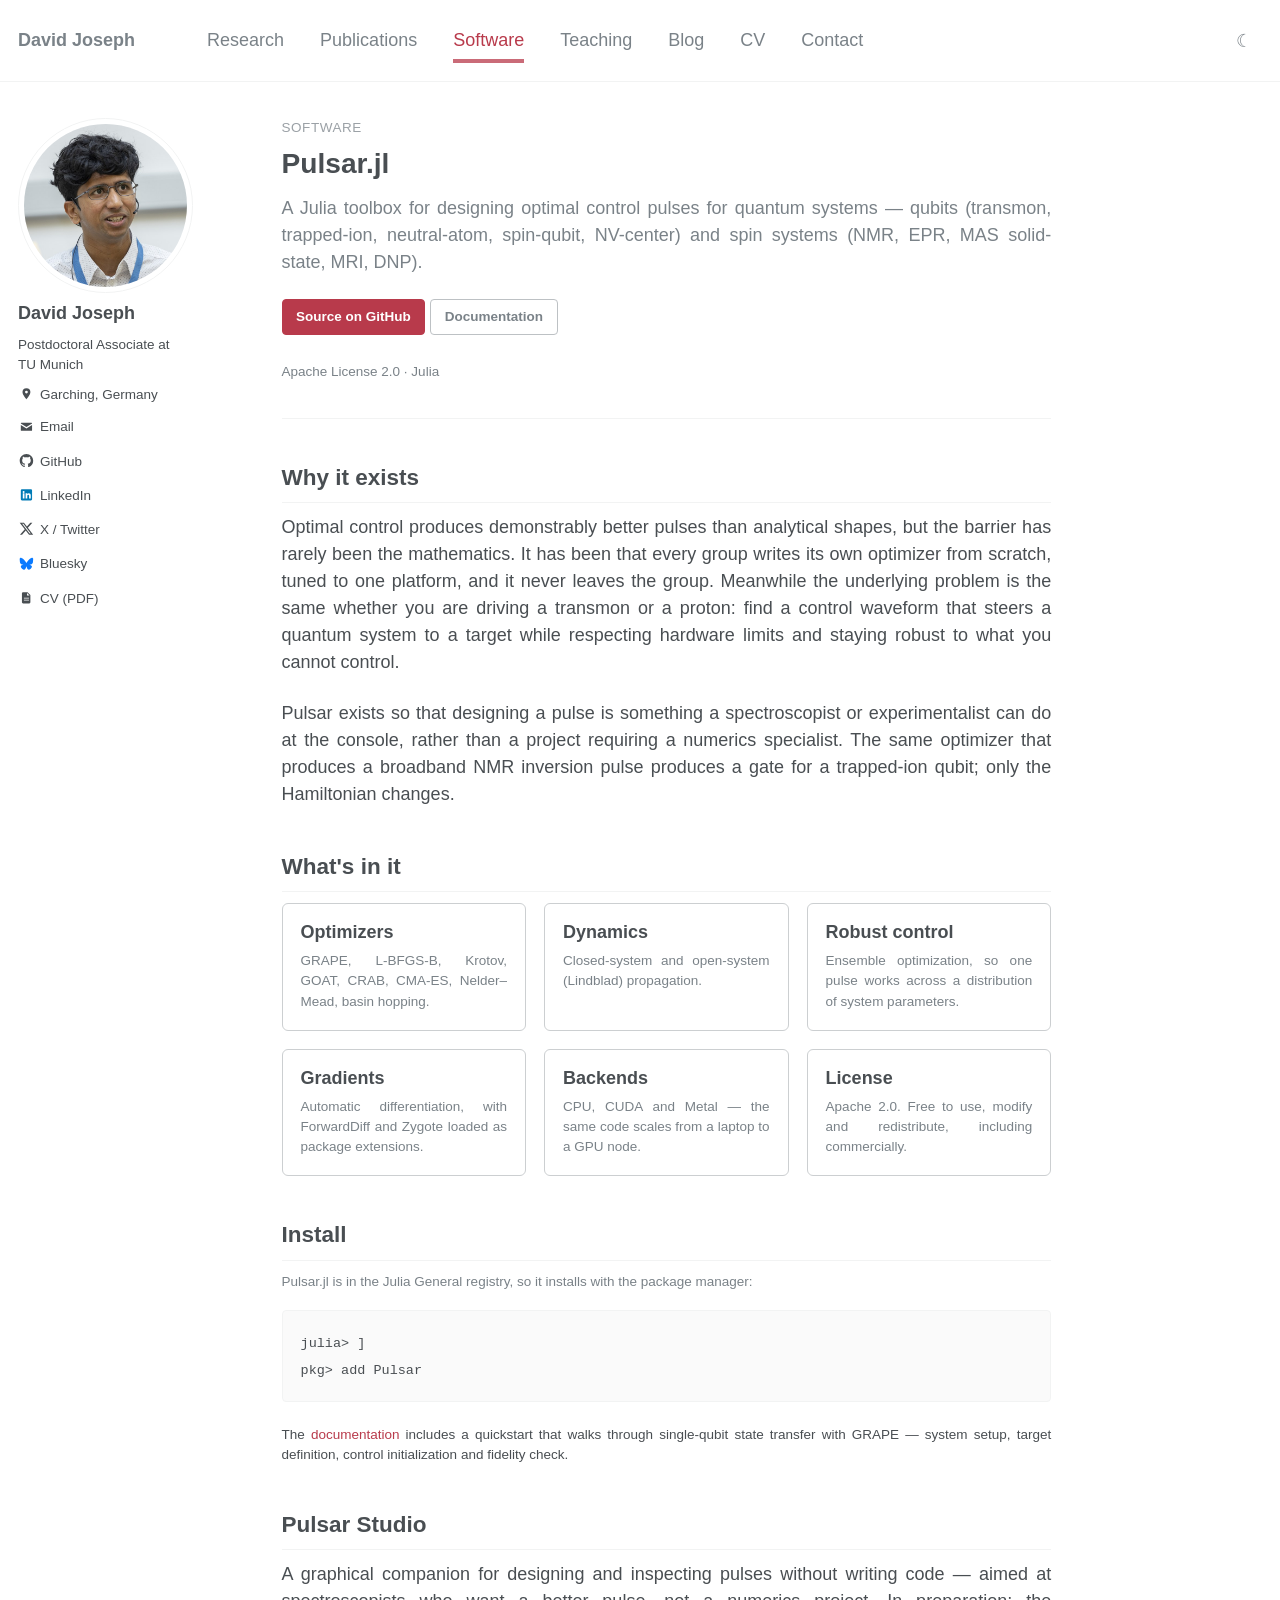
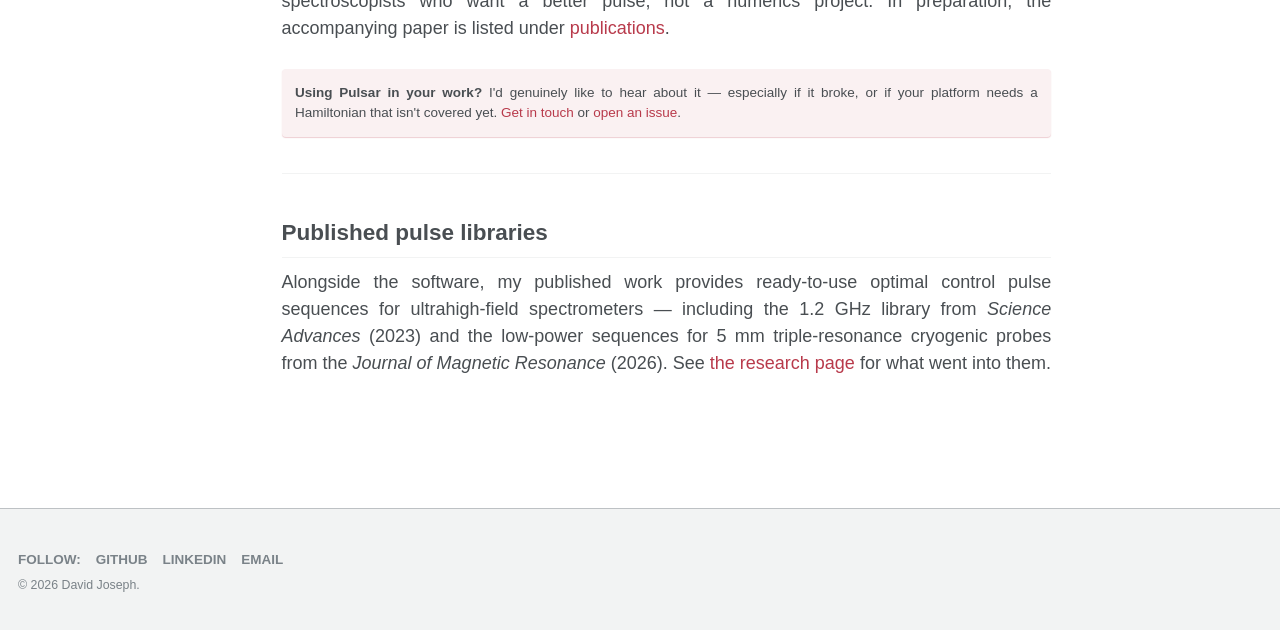
<file: software.html>
<!DOCTYPE html>
<html lang="en">
<head>
<meta charset="utf-8">
<meta name="viewport" content="width=device-width, initial-scale=1">
<title>Pulsar.jl — quantum optimal control in Julia | David Joseph</title>
<meta name="description" content="Pulsar.jl is an open-source Julia toolbox for designing optimal control pulses for qubits and spin systems — GRAPE, Krotov, GOAT, CRAB and CMA-ES, closed- and open-system dynamics, ensemble-robust control, GPU backends.">
<meta name="author" content="David Joseph">
<link rel="canonical" href="https://dajo2025.github.io/software.html">

<meta property="og:type" content="article">
<meta property="og:site_name" content="David Joseph">
<meta property="og:title" content="Pulsar.jl — quantum optimal control in Julia | David Joseph">
<meta property="og:description" content="Pulsar.jl is an open-source Julia toolbox for designing optimal control pulses for qubits and spin systems — GRAPE, Krotov, GOAT, CRAB and CMA-ES, closed- and open-system dynamics, ensemble-robust control, GPU backends.">
<meta property="og:url" content="https://dajo2025.github.io/software.html">
<meta property="og:image" content="https://dajo2025.github.io/assets/og-image.png">
<meta name="twitter:card" content="summary_large_image">

<link rel="icon" href="data:image/svg+xml,<svg xmlns='http://www.w3.org/2000/svg' viewBox='0 0 32 32'><text y='26' font-size='26'>🧲</text></svg>">
<link rel="stylesheet" href="/assets/style.css?v=e96af88d">
<script src="/assets/main.js?v=fb1b348e"></script>
<!-- Umami Cloud visitor statistics (no cookies). data-domains limits counting to the live
     site, so local previews are not recorded. Dashboard: cloud.umami.is -->
<script defer src="https://cloud.umami.is/script.js" data-website-id="03325489-a454-401d-b5e7-53e17882b3be" data-domains="dajo2025.github.io"></script>

</head>
<body>
<a class="skip" href="#main">Skip to content</a>

<header class="masthead">
  <div class="masthead__inner">
    <nav class="site-nav" aria-label="Main">
      <a class="site-nav__home" href="/">David&nbsp;Joseph</a>
      <ul class="site-nav__links" id="site-nav-links">
        <li><a href="/research.html">Research</a></li>
        <li><a href="/publications.html">Publications</a></li>
        <li><a href="/software.html" aria-current="page">Software</a></li>
        <li><a href="/teaching.html">Teaching</a></li>
        <li><a href="/blog.html">Blog</a></li>
        <li><a href="/cv.html">CV</a></li>
        <li><a href="/contact.html">Contact</a></li>
      </ul>
      <div class="site-nav__tools">
        <button class="theme-toggle" type="button" aria-label="Toggle theme">☾</button>
        <button class="nav-toggle" type="button" aria-label="Menu" aria-expanded="false" aria-controls="site-nav-links"><span class="navicon"></span></button>
      </div>
    </nav>
  </div>
</header>

<div class="wrap">

  <aside class="sidebar" aria-label="About David Joseph">
    <div class="author">
      <!-- Swap the photo by replacing assets/img/portrait.jpg (square, 400px or larger). -->
      <a class="author__avatar" href="/"><img src="/assets/img/portrait.jpg?v=036eb028" alt="David Joseph" width="600" height="600"></a>
      <div class="author__content">
        <p class="author__name">David Joseph</p>
        <p class="author__bio">Postdoctoral Associate at TU&nbsp;Munich</p>
      </div>
      <div class="author__urls-wrapper">
        <button class="author__urls-toggle" type="button" aria-expanded="false" aria-controls="author-urls">
          <svg viewBox="0 0 24 24" aria-hidden="true"><path fill="none" stroke="currentColor" stroke-width="2.4" stroke-linecap="round" d="M10 14a4 4 0 0 0 5.66 0l3-3a4 4 0 0 0-5.66-5.66l-1 1M14 10a4 4 0 0 0-5.66 0l-3 3a4 4 0 0 0 5.66 5.66l1-1"/></svg>
          Links
        </button>
        <ul class="author__urls" id="author-urls">
          <li>
            <svg viewBox="0 0 24 24" aria-hidden="true"><path fill-rule="evenodd" d="M12 2a7 7 0 0 0-7 7c0 5.2 7 13 7 13s7-7.8 7-13a7 7 0 0 0-7-7zm0 9.5a2.5 2.5 0 1 1 0-5 2.5 2.5 0 0 1 0 5z"/></svg>
            Garching, Germany
          </li>
          <li><a href="mailto:dajo.science@gmail.com">
            <svg viewBox="0 0 24 24" aria-hidden="true"><path d="M3 5h18a1 1 0 0 1 1 1v.4l-10 6.2L2 6.4V6a1 1 0 0 1 1-1zm-1 3.75V18a1 1 0 0 0 1 1h18a1 1 0 0 0 1-1V8.75l-10 6.2-10-6.2z"/></svg>
            Email</a></li>
          <li><a href="https://github.com/DaJo2025" rel="me noopener" target="_blank">
            <svg viewBox="0 0 16 16" aria-hidden="true"><path d="M8 0C3.58 0 0 3.58 0 8c0 3.54 2.29 6.53 5.47 7.59.4.07.55-.17.55-.38 0-.19-.01-.82-.01-1.49-2.01.37-2.53-.49-2.69-.94-.09-.23-.48-.94-.82-1.13-.28-.15-.68-.52-.01-.53.63-.01 1.08.58 1.23.82.72 1.21 1.87.87 2.33.66.07-.52.28-.87.51-1.07-1.78-.2-3.64-.89-3.64-3.95 0-.87.31-1.59.82-2.15-.08-.2-.36-1.02.08-2.12 0 0 .67-.21 2.2.82.64-.18 1.32-.27 2-.27.68 0 1.36.09 2 .27 1.53-1.04 2.2-.82 2.2-.82.44 1.1.16 1.92.08 2.12.51.56.82 1.27.82 2.15 0 3.07-1.87 3.75-3.65 3.95.29.25.54.73.54 1.48 0 1.07-.01 1.93-.01 2.2 0 .21.15.46.55.38A8.013 8.013 0 0 0 16 8c0-4.42-3.58-8-8-8z"/></svg>
            GitHub</a></li>
          <li><a href="https://www.linkedin.com/in/david-joseph-37a0b9389/" rel="me noopener" target="_blank">
            <svg class="ico-linkedin" viewBox="0 0 24 24" aria-hidden="true"><path fill-rule="evenodd" d="M4 2h16a2 2 0 0 1 2 2v16a2 2 0 0 1-2 2H4a2 2 0 0 1-2-2V4a2 2 0 0 1 2-2zm1.5 7.5v9h3v-9h-3zM7 5.2a1.75 1.75 0 1 0 0 3.5 1.75 1.75 0 0 0 0-3.5zm3.5 4.3v9h3v-4.7c0-1.3.7-2 1.7-2s1.5.7 1.5 2v4.7h3v-5.3c0-2.6-1.4-4-3.4-4-1.3 0-2.2.6-2.8 1.4V9.5h-3z"/></svg>
            LinkedIn</a></li>
          <li><a href="https://x.com/DaJo_1729" rel="me noopener" target="_blank">
            <svg viewBox="0 0 24 24" aria-hidden="true"><path d="M18.901 1.153h3.68l-8.04 9.19L24 22.846h-7.406l-5.8-7.584-6.638 7.584H.474l8.6-9.83L0 1.154h7.594l5.243 6.932ZM17.61 20.644h2.039L6.486 3.24H4.298Z"/></svg>
            X / Twitter</a></li>
          <li><a href="https://bsky.app/profile/dajo-1729.bsky.social" rel="me noopener" target="_blank">
            <svg class="ico-bluesky" viewBox="0 0 24 24" aria-hidden="true"><path d="M12 10.8c-1.087-2.114-4.046-6.053-6.798-7.995C2.566.944 1.561 1.266.902 1.565.139 1.908 0 3.08 0 3.768c0 .69.378 5.65.624 6.479.815 2.736 3.713 3.66 6.383 3.364.136-.02.275-.039.415-.056-.138.022-.276.04-.415.056-3.912.58-7.387 2.005-2.83 7.078 5.013 5.19 6.87-1.113 7.823-4.308.953 3.195 2.05 9.271 7.733 4.308 4.267-4.308 1.172-6.498-2.74-7.078a8.741 8.741 0 0 1-.415-.056c.14.017.279.036.415.056 2.67.297 5.568-.628 6.383-3.364.246-.828.624-5.79.624-6.478 0-.69-.139-1.861-.902-2.206-.659-.298-1.664-.62-4.3 1.24C16.046 4.748 13.087 8.687 12 10.8Z"/></svg>
            Bluesky</a></li>
          <!-- TODO: uncomment once you have the URLs.
          <li><a href="https://orcid.org/0000-0000-0000-0000" rel="me noopener" target="_blank">
            <svg class="ico-orcid" viewBox="0 0 24 24" aria-hidden="true"><path fill-rule="evenodd" d="M12 1a11 11 0 1 0 0 22 11 11 0 0 0 0-22zM7.2 8.3h1.7v8.9H7.2V8.3zm.85-3.1a1.1 1.1 0 1 1 0 2.2 1.1 1.1 0 0 1 0-2.2zm3.25 3.1h3.5c3 0 4.7 2 4.7 4.45 0 2.5-1.8 4.45-4.7 4.45h-3.5V8.3zm1.7 1.5v5.9h1.7c2 0 3-1.3 3-2.95 0-1.6-1-2.95-3-2.95H13z"/></svg>
            ORCID</a></li>
          <li><a href="https://scholar.google.com/citations?user=XXXXXXX" rel="me noopener" target="_blank">
            <svg viewBox="0 0 24 24" aria-hidden="true"><path d="M12 3 1 9l11 6 9-4.9V17h2V9L12 3zM5 13.2V17c0 1.7 3.1 3 7 3s7-1.3 7-3v-3.8l-7 3.8-7-3.8z"/></svg>
            Google Scholar</a></li>
          -->
          <li><a href="/CV_DaJo_2026.pdf">
            <svg viewBox="0 0 24 24" aria-hidden="true"><path fill-rule="evenodd" d="M6 2h8l5 5v13a2 2 0 0 1-2 2H6a2 2 0 0 1-2-2V4a2 2 0 0 1 2-2zm7 1.5V8h4.5L13 3.5zM7.5 12v1.5h9V12h-9zm0 3.5V17h9v-1.5h-9z"/></svg>
            CV (PDF)</a></li>
        </ul>
      </div>
    </div>
  </aside>

<main id="main">

<script type="application/ld+json">
{
  "@context": "https://schema.org",
  "@type": "SoftwareSourceCode",
  "name": "Pulsar.jl",
  "description": "Julia toolbox for designing optimal control pulses for quantum systems — qubits and spin systems.",
  "codeRepository": "https://github.com/DaJo2025/Pulsar.jl",
  "programmingLanguage": "Julia",
  "license": "https://www.apache.org/licenses/LICENSE-2.0",
  "author": { "@type": "Person", "name": "David Joseph" }
}
</script>

  <p class="eyebrow">Software</p>
  <h1>Pulsar.jl</h1>
  <p class="lede">
    A Julia toolbox for designing optimal control pulses for quantum systems — qubits
    (transmon, trapped-ion, neutral-atom, spin-qubit, NV-center) and spin systems
    (NMR, EPR, MAS solid-state, MRI, DNP).
  </p>

  <p>
    <a class="btn" href="https://github.com/DaJo2025/Pulsar.jl" rel="noopener" target="_blank">Source on GitHub</a>
    <a class="btn ghost" href="https://DaJo2025.github.io/Pulsar.jl/" rel="noopener" target="_blank">Documentation</a>
  </p>
  <p class="small muted" style="margin-top:1rem">Apache License 2.0 · Julia</p>

  <hr class="rule">

  <section>
    <h2>Why it exists</h2>
    <p>
      Optimal control produces demonstrably better pulses than analytical shapes, but the
      barrier has rarely been the mathematics. It has been that every group writes its own
      optimizer from scratch, tuned to one platform, and it never leaves the group. Meanwhile
      the underlying problem is the same whether you are driving a transmon or a proton: find a
      control waveform that steers a quantum system to a target while respecting hardware limits
      and staying robust to what you cannot control.
    </p>
    <p>
      Pulsar exists so that designing a pulse is something a spectroscopist or experimentalist
      can do at the console, rather than a project requiring a numerics specialist. The same
      optimizer that produces a broadband NMR inversion pulse produces a gate for a trapped-ion
      qubit; only the Hamiltonian changes.
    </p>
  </section>

  <section>
    <h2>What's in it</h2>
    <div class="cards">
      <div class="card">
        <h3>Optimizers</h3>
        <p>GRAPE, L-BFGS-B, Krotov, GOAT, CRAB, CMA-ES, Nelder–Mead, basin hopping.</p>
      </div>
      <div class="card">
        <h3>Dynamics</h3>
        <p>Closed-system and open-system (Lindblad) propagation.</p>
      </div>
      <div class="card">
        <h3>Robust control</h3>
        <p>Ensemble optimization, so one pulse works across a distribution of system parameters.</p>
      </div>
      <div class="card">
        <h3>Gradients</h3>
        <p>Automatic differentiation, with ForwardDiff and Zygote loaded as package extensions.</p>
      </div>
      <div class="card">
        <h3>Backends</h3>
        <p>CPU, CUDA and Metal — the same code scales from a laptop to a GPU node.</p>
      </div>
      <div class="card">
        <h3>License</h3>
        <p>Apache 2.0. Free to use, modify and redistribute, including commercially.</p>
      </div>
    </div>
  </section>

  <section>
    <h2>Install</h2>
    <p class="small muted">Pulsar.jl is in the Julia General registry, so it installs with the package manager:</p>
    <div class="scroll-x">
<pre><code>julia&gt; ]
pkg&gt; add Pulsar</code></pre>
    </div>
    <p class="small">
      The <a href="https://DaJo2025.github.io/Pulsar.jl/" rel="noopener" target="_blank">documentation</a>
      includes a quickstart that walks through single-qubit state transfer with GRAPE — system
      setup, target definition, control initialization and fidelity check.
    </p>
  </section>

  <section>
    <h2>Pulsar Studio</h2>
    <p>
      A graphical companion for designing and inspecting pulses without writing code — aimed at
      spectroscopists who want a better pulse, not a numerics project. In preparation; the
      accompanying paper is listed under <a href="/publications.html">publications</a>.
    </p>
    <!-- TODO: a screenshot of Pulsar Studio here would do more for this page than any
         amount of prose. Drop it at assets/img/pulsar-studio.png and use:
         <figure class="fig"><img src="/assets/img/pulsar-studio.png" alt="Pulsar Studio interface">
         <figcaption>…</figcaption></figure> -->
  </section>

  <section>
    <div class="note">
      <strong>Using Pulsar in your work?</strong> I'd genuinely like to hear about it — especially
      if it broke, or if your platform needs a Hamiltonian that isn't covered yet.
      <a href="/contact.html">Get in touch</a> or
      <a href="https://github.com/DaJo2025/Pulsar.jl/issues" rel="noopener" target="_blank">open an issue</a>.
    </div>
  </section>

  <hr class="rule">

  <section>
    <h2>Published pulse libraries</h2>
    <p>
      Alongside the software, my published work provides ready-to-use optimal control pulse
      sequences for ultrahigh-field spectrometers — including the 1.2 GHz library from
      <em>Science Advances</em> (2023) and the low-power sequences for 5 mm triple-resonance
      cryogenic probes from the <em>Journal of Magnetic Resonance</em> (2026).
      See <a href="/research-optimal-control.html">the research page</a> for what went into them.
    </p>
  </section>

</main>

</div>

<footer class="page__footer">
  <div class="page__footer-inner">
    <div class="page__footer-follow">
      <ul>
        <li><strong>Follow:</strong></li>
        <li><a href="https://github.com/DaJo2025" rel="me noopener" target="_blank">GitHub</a></li>
        <li><a href="https://www.linkedin.com/in/david-joseph-37a0b9389/" rel="me noopener" target="_blank">LinkedIn</a></li>
        <li><a href="mailto:dajo.science@gmail.com">Email</a></li>
      </ul>
    </div>
    <div class="page__footer-copyright">
      © <span id="yr">2026</span> David Joseph.
    </div>
  </div>
</footer>
<script>document.getElementById("yr").textContent = new Date().getFullYear();</script>
</body>
</html>
</file>
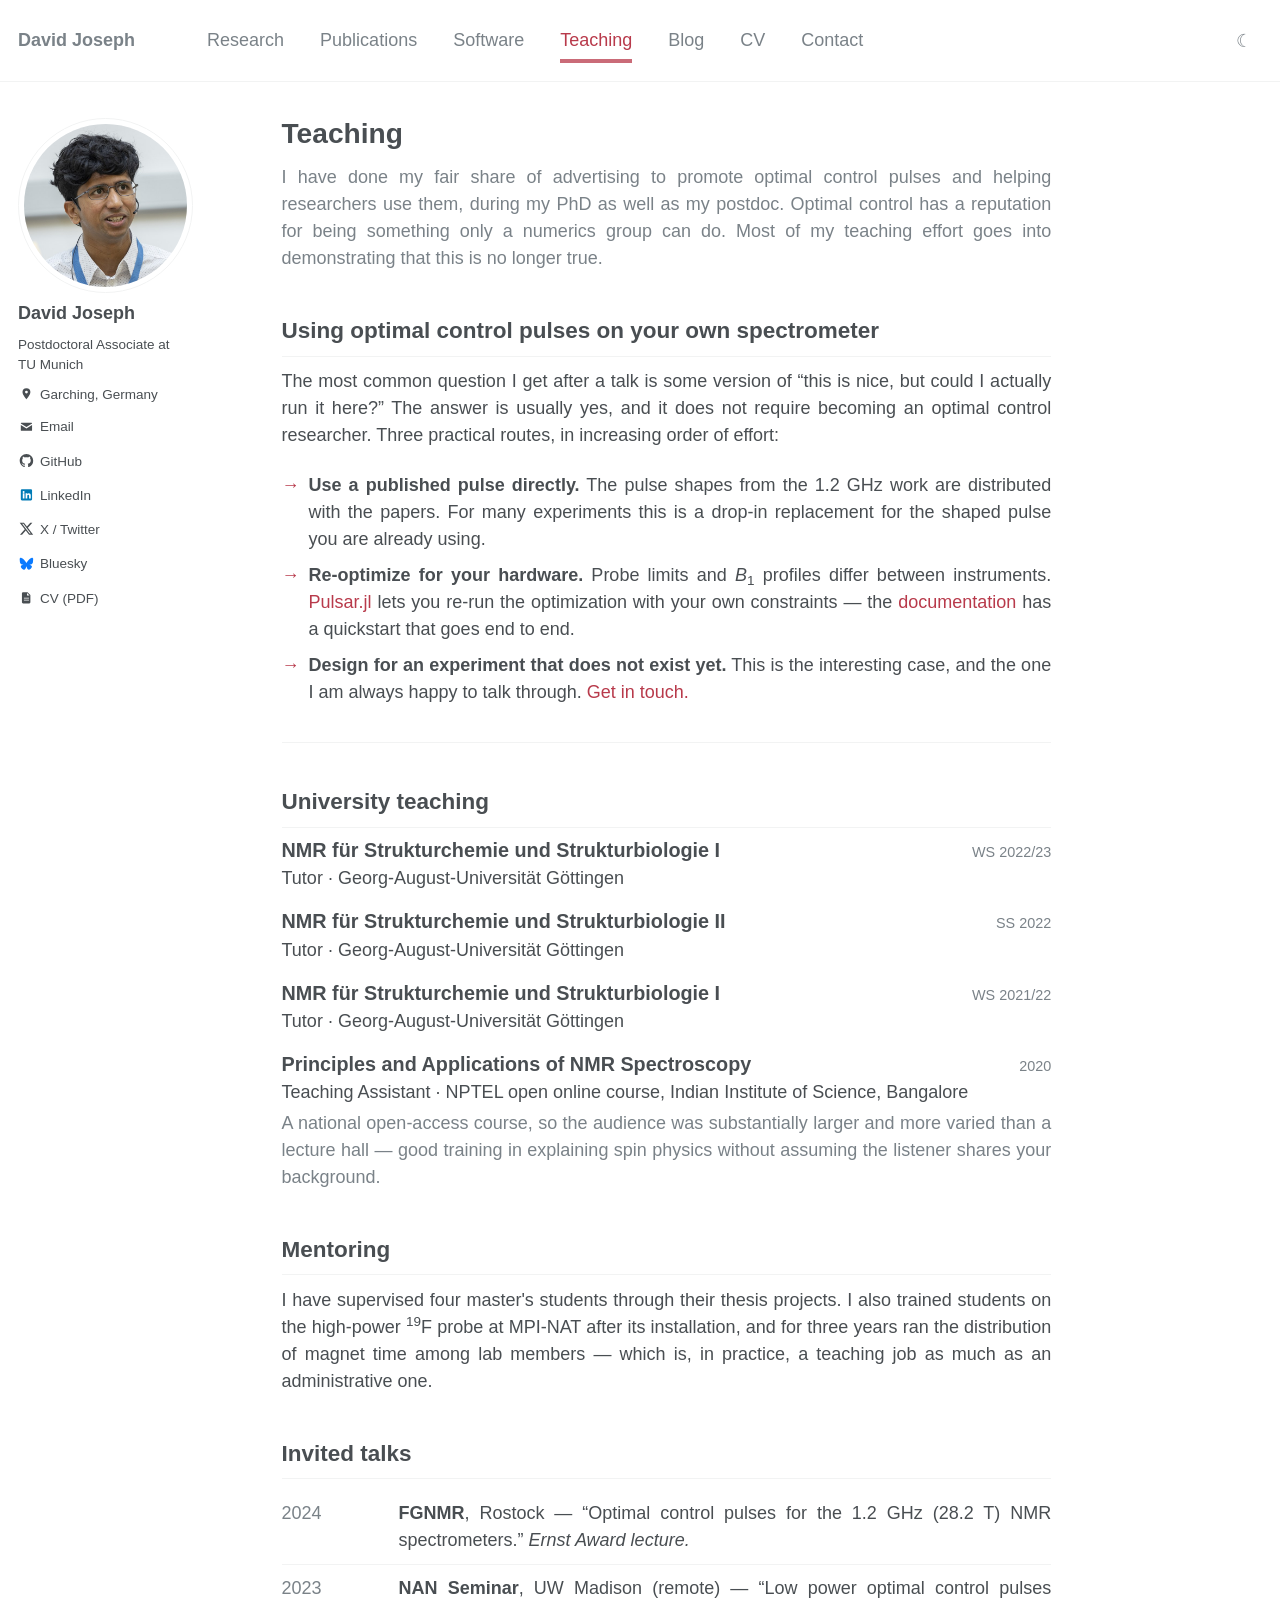
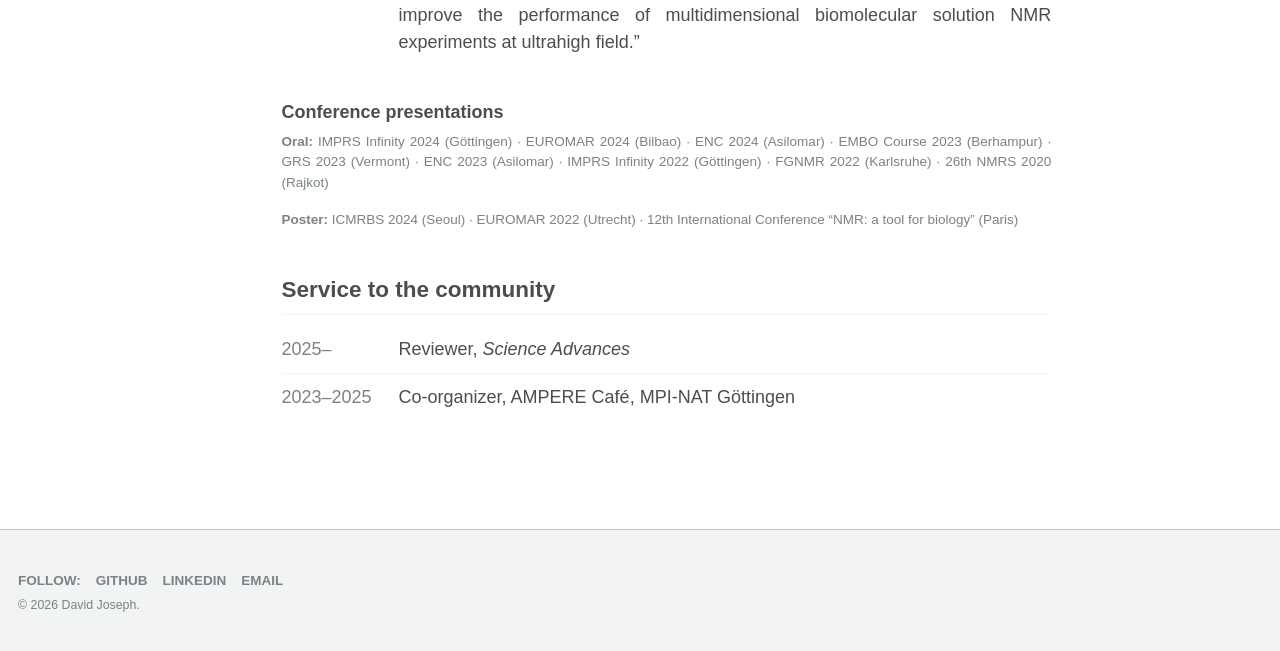
<file: teaching.html>
<!DOCTYPE html>
<html lang="en">
<head>
<meta charset="utf-8">
<meta name="viewport" content="width=device-width, initial-scale=1">
<title>Teaching &amp; outreach — David Joseph</title>
<meta name="description" content="Teaching in NMR structural chemistry and structural biology at Göttingen, mentoring master's students, and practical resources for spectroscopists who want to use optimal control pulses on their own instruments.">
<meta name="author" content="David Joseph">
<link rel="canonical" href="https://dajo2025.github.io/teaching.html">

<meta property="og:type" content="article">
<meta property="og:site_name" content="David Joseph">
<meta property="og:title" content="Teaching &amp; outreach — David Joseph">
<meta property="og:description" content="Teaching in NMR structural chemistry and structural biology at Göttingen, mentoring master's students, and practical resources for spectroscopists who want to use optimal control pulses on their own instruments.">
<meta property="og:url" content="https://dajo2025.github.io/teaching.html">
<meta property="og:image" content="https://dajo2025.github.io/assets/og-image.png">
<meta name="twitter:card" content="summary_large_image">

<link rel="icon" href="data:image/svg+xml,<svg xmlns='http://www.w3.org/2000/svg' viewBox='0 0 32 32'><text y='26' font-size='26'>🧲</text></svg>">
<link rel="stylesheet" href="/assets/style.css?v=e96af88d">
<script src="/assets/main.js?v=fb1b348e"></script>
<!-- Umami Cloud visitor statistics (no cookies). data-domains limits counting to the live
     site, so local previews are not recorded. Dashboard: cloud.umami.is -->
<script defer src="https://cloud.umami.is/script.js" data-website-id="03325489-a454-401d-b5e7-53e17882b3be" data-domains="dajo2025.github.io"></script>

</head>
<body>
<a class="skip" href="#main">Skip to content</a>

<header class="masthead">
  <div class="masthead__inner">
    <nav class="site-nav" aria-label="Main">
      <a class="site-nav__home" href="/">David&nbsp;Joseph</a>
      <ul class="site-nav__links" id="site-nav-links">
        <li><a href="/research.html">Research</a></li>
        <li><a href="/publications.html">Publications</a></li>
        <li><a href="/software.html">Software</a></li>
        <li><a href="/teaching.html" aria-current="page">Teaching</a></li>
        <li><a href="/blog.html">Blog</a></li>
        <li><a href="/cv.html">CV</a></li>
        <li><a href="/contact.html">Contact</a></li>
      </ul>
      <div class="site-nav__tools">
        <button class="theme-toggle" type="button" aria-label="Toggle theme">☾</button>
        <button class="nav-toggle" type="button" aria-label="Menu" aria-expanded="false" aria-controls="site-nav-links"><span class="navicon"></span></button>
      </div>
    </nav>
  </div>
</header>

<div class="wrap">

  <aside class="sidebar" aria-label="About David Joseph">
    <div class="author">
      <!-- Swap the photo by replacing assets/img/portrait.jpg (square, 400px or larger). -->
      <a class="author__avatar" href="/"><img src="/assets/img/portrait.jpg?v=036eb028" alt="David Joseph" width="600" height="600"></a>
      <div class="author__content">
        <p class="author__name">David Joseph</p>
        <p class="author__bio">Postdoctoral Associate at TU&nbsp;Munich</p>
      </div>
      <div class="author__urls-wrapper">
        <button class="author__urls-toggle" type="button" aria-expanded="false" aria-controls="author-urls">
          <svg viewBox="0 0 24 24" aria-hidden="true"><path fill="none" stroke="currentColor" stroke-width="2.4" stroke-linecap="round" d="M10 14a4 4 0 0 0 5.66 0l3-3a4 4 0 0 0-5.66-5.66l-1 1M14 10a4 4 0 0 0-5.66 0l-3 3a4 4 0 0 0 5.66 5.66l1-1"/></svg>
          Links
        </button>
        <ul class="author__urls" id="author-urls">
          <li>
            <svg viewBox="0 0 24 24" aria-hidden="true"><path fill-rule="evenodd" d="M12 2a7 7 0 0 0-7 7c0 5.2 7 13 7 13s7-7.8 7-13a7 7 0 0 0-7-7zm0 9.5a2.5 2.5 0 1 1 0-5 2.5 2.5 0 0 1 0 5z"/></svg>
            Garching, Germany
          </li>
          <li><a href="mailto:dajo.science@gmail.com">
            <svg viewBox="0 0 24 24" aria-hidden="true"><path d="M3 5h18a1 1 0 0 1 1 1v.4l-10 6.2L2 6.4V6a1 1 0 0 1 1-1zm-1 3.75V18a1 1 0 0 0 1 1h18a1 1 0 0 0 1-1V8.75l-10 6.2-10-6.2z"/></svg>
            Email</a></li>
          <li><a href="https://github.com/DaJo2025" rel="me noopener" target="_blank">
            <svg viewBox="0 0 16 16" aria-hidden="true"><path d="M8 0C3.58 0 0 3.58 0 8c0 3.54 2.29 6.53 5.47 7.59.4.07.55-.17.55-.38 0-.19-.01-.82-.01-1.49-2.01.37-2.53-.49-2.69-.94-.09-.23-.48-.94-.82-1.13-.28-.15-.68-.52-.01-.53.63-.01 1.08.58 1.23.82.72 1.21 1.87.87 2.33.66.07-.52.28-.87.51-1.07-1.78-.2-3.64-.89-3.64-3.95 0-.87.31-1.59.82-2.15-.08-.2-.36-1.02.08-2.12 0 0 .67-.21 2.2.82.64-.18 1.32-.27 2-.27.68 0 1.36.09 2 .27 1.53-1.04 2.2-.82 2.2-.82.44 1.1.16 1.92.08 2.12.51.56.82 1.27.82 2.15 0 3.07-1.87 3.75-3.65 3.95.29.25.54.73.54 1.48 0 1.07-.01 1.93-.01 2.2 0 .21.15.46.55.38A8.013 8.013 0 0 0 16 8c0-4.42-3.58-8-8-8z"/></svg>
            GitHub</a></li>
          <li><a href="https://www.linkedin.com/in/david-joseph-37a0b9389/" rel="me noopener" target="_blank">
            <svg class="ico-linkedin" viewBox="0 0 24 24" aria-hidden="true"><path fill-rule="evenodd" d="M4 2h16a2 2 0 0 1 2 2v16a2 2 0 0 1-2 2H4a2 2 0 0 1-2-2V4a2 2 0 0 1 2-2zm1.5 7.5v9h3v-9h-3zM7 5.2a1.75 1.75 0 1 0 0 3.5 1.75 1.75 0 0 0 0-3.5zm3.5 4.3v9h3v-4.7c0-1.3.7-2 1.7-2s1.5.7 1.5 2v4.7h3v-5.3c0-2.6-1.4-4-3.4-4-1.3 0-2.2.6-2.8 1.4V9.5h-3z"/></svg>
            LinkedIn</a></li>
          <li><a href="https://x.com/DaJo_1729" rel="me noopener" target="_blank">
            <svg viewBox="0 0 24 24" aria-hidden="true"><path d="M18.901 1.153h3.68l-8.04 9.19L24 22.846h-7.406l-5.8-7.584-6.638 7.584H.474l8.6-9.83L0 1.154h7.594l5.243 6.932ZM17.61 20.644h2.039L6.486 3.24H4.298Z"/></svg>
            X / Twitter</a></li>
          <li><a href="https://bsky.app/profile/dajo-1729.bsky.social" rel="me noopener" target="_blank">
            <svg class="ico-bluesky" viewBox="0 0 24 24" aria-hidden="true"><path d="M12 10.8c-1.087-2.114-4.046-6.053-6.798-7.995C2.566.944 1.561 1.266.902 1.565.139 1.908 0 3.08 0 3.768c0 .69.378 5.65.624 6.479.815 2.736 3.713 3.66 6.383 3.364.136-.02.275-.039.415-.056-.138.022-.276.04-.415.056-3.912.58-7.387 2.005-2.83 7.078 5.013 5.19 6.87-1.113 7.823-4.308.953 3.195 2.05 9.271 7.733 4.308 4.267-4.308 1.172-6.498-2.74-7.078a8.741 8.741 0 0 1-.415-.056c.14.017.279.036.415.056 2.67.297 5.568-.628 6.383-3.364.246-.828.624-5.79.624-6.478 0-.69-.139-1.861-.902-2.206-.659-.298-1.664-.62-4.3 1.24C16.046 4.748 13.087 8.687 12 10.8Z"/></svg>
            Bluesky</a></li>
          <!-- TODO: uncomment once you have the URLs.
          <li><a href="https://orcid.org/0000-0000-0000-0000" rel="me noopener" target="_blank">
            <svg class="ico-orcid" viewBox="0 0 24 24" aria-hidden="true"><path fill-rule="evenodd" d="M12 1a11 11 0 1 0 0 22 11 11 0 0 0 0-22zM7.2 8.3h1.7v8.9H7.2V8.3zm.85-3.1a1.1 1.1 0 1 1 0 2.2 1.1 1.1 0 0 1 0-2.2zm3.25 3.1h3.5c3 0 4.7 2 4.7 4.45 0 2.5-1.8 4.45-4.7 4.45h-3.5V8.3zm1.7 1.5v5.9h1.7c2 0 3-1.3 3-2.95 0-1.6-1-2.95-3-2.95H13z"/></svg>
            ORCID</a></li>
          <li><a href="https://scholar.google.com/citations?user=XXXXXXX" rel="me noopener" target="_blank">
            <svg viewBox="0 0 24 24" aria-hidden="true"><path d="M12 3 1 9l11 6 9-4.9V17h2V9L12 3zM5 13.2V17c0 1.7 3.1 3 7 3s7-1.3 7-3v-3.8l-7 3.8-7-3.8z"/></svg>
            Google Scholar</a></li>
          -->
          <li><a href="/CV_DaJo_2026.pdf">
            <svg viewBox="0 0 24 24" aria-hidden="true"><path fill-rule="evenodd" d="M6 2h8l5 5v13a2 2 0 0 1-2 2H6a2 2 0 0 1-2-2V4a2 2 0 0 1 2-2zm7 1.5V8h4.5L13 3.5zM7.5 12v1.5h9V12h-9zm0 3.5V17h9v-1.5h-9z"/></svg>
            CV (PDF)</a></li>
        </ul>
      </div>
    </div>
  </aside>

<main id="main">

  <h1>Teaching</h1>
  <p class="lede">
    I have done my fair share of advertising to promote optimal control pulses and helping
    researchers use them, during my PhD as well as my postdoc. Optimal control has a reputation for being
    something only a numerics group can do. Most of my teaching effort goes into demonstrating
    that this is no longer true.
  </p>

  <section>
    <h2>Using optimal control pulses on your own spectrometer</h2>
    <p>
      The most common question I get after a talk is some version of “this is nice, but could I
      actually run it here?” The answer is usually yes, and it does not require becoming an
      optimal control researcher. Three practical routes, in increasing order of effort:
    </p>
    <ul class="keypoints">
      <li><strong>Use a published pulse directly.</strong> The pulse shapes from the 1.2 GHz work
        are distributed with the papers. For many experiments this is a drop-in replacement for
        the shaped pulse you are already using.</li>
      <li><strong>Re-optimize for your hardware.</strong> Probe limits and
        <em>B</em><sub>1</sub> profiles differ between instruments. <a href="/software.html">Pulsar.jl</a>
        lets you re-run the optimization with your own constraints — the
        <a href="https://DaJo2025.github.io/Pulsar.jl/" rel="noopener" target="_blank">documentation</a> has a
        quickstart that goes end to end.</li>
      <li><strong>Design for an experiment that does not exist yet.</strong> This is the
        interesting case, and the one I am always happy to talk through.
        <a href="/contact.html">Get in touch.</a></li>
    </ul>
    <!-- TODO: this is the highest-value page to grow. Quentin Stern's "MATLAB for NMR
         spectroscopists" tutorials are a big part of why people find his site. A written
         walkthrough — "your first GRAPE pulse in Pulsar.jl", with code and a figure — would
         pull in more traffic than everything else here combined, and it is material you
         already have from teaching. Add it as content/tutorial-first-pulse.html and link
         it from this section and the nav. -->
  </section>

  <hr class="rule">

  <section>
    <h2>University teaching</h2>
    <div class="entry">
      <div class="entry-head">
        <h3>NMR für Strukturchemie und Strukturbiologie I</h3>
        <span class="when">WS 2022/23</span>
      </div>
      <p class="where">Tutor · Georg-August-Universität Göttingen</p>
    </div>
    <div class="entry">
      <div class="entry-head">
        <h3>NMR für Strukturchemie und Strukturbiologie II</h3>
        <span class="when">SS 2022</span>
      </div>
      <p class="where">Tutor · Georg-August-Universität Göttingen</p>
    </div>
    <div class="entry">
      <div class="entry-head">
        <h3>NMR für Strukturchemie und Strukturbiologie I</h3>
        <span class="when">WS 2021/22</span>
      </div>
      <p class="where">Tutor · Georg-August-Universität Göttingen</p>
    </div>
    <div class="entry">
      <div class="entry-head">
        <h3>Principles and Applications of NMR Spectroscopy</h3>
        <span class="when">2020</span>
      </div>
      <p class="where">Teaching Assistant · NPTEL open online course, Indian Institute of Science, Bangalore</p>
      <p class="detail">
        A national open-access course, so the audience was substantially larger and more varied
        than a lecture hall — good training in explaining spin physics without assuming the
        listener shares your background.
      </p>
    </div>
  </section>

  <section>
    <h2>Mentoring</h2>
    <p>
      I have supervised four master's students through their thesis projects. I also trained
      students on the high-power <sup>19</sup>F probe at MPI-NAT after its
      installation, and for three years ran the distribution of magnet time among lab members —
      which is, in practice, a teaching job as much as an administrative one.
    </p>
  </section>

  <section>
    <h2>Invited talks</h2>
    <ul class="plain">
      <li><span class="when">2024</span><span><strong>FGNMR</strong>, Rostock — “Optimal control pulses for the 1.2 GHz (28.2 T) NMR spectrometers.” <em>Ernst Award lecture.</em></span></li>
      <li><span class="when">2023</span><span><strong>NAN Seminar</strong>, UW Madison (remote) — “Low power optimal control pulses improve the performance of multidimensional biomolecular solution NMR experiments at ultrahigh field.”</span></li>
    </ul>

    <h3 style="margin-top:2rem">Conference presentations</h3>
    <p class="small muted">
      <strong>Oral:</strong> IMPRS Infinity 2024 (Göttingen) · EUROMAR 2024 (Bilbao) ·
      ENC 2024 (Asilomar) · EMBO Course 2023 (Berhampur) · GRS 2023 (Vermont) ·
      ENC 2023 (Asilomar) · IMPRS Infinity 2022 (Göttingen) · FGNMR 2022 (Karlsruhe) ·
      26th NMRS 2020 (Rajkot)
    </p>
    <p class="small muted">
      <strong>Poster:</strong> ICMRBS 2024 (Seoul) · EUROMAR 2022 (Utrecht) ·
      12th International Conference “NMR: a tool for biology” (Paris)
    </p>
  </section>

  <section>
    <h2>Service to the community</h2>
    <ul class="plain">
      <li><span class="when">2025–</span><span>Reviewer, <em>Science Advances</em></span></li>
      <li><span class="when">2023–2025</span><span>Co-organizer, AMPERE Café, MPI-NAT Göttingen</span></li>
    </ul>
  </section>

</main>

</div>

<footer class="page__footer">
  <div class="page__footer-inner">
    <div class="page__footer-follow">
      <ul>
        <li><strong>Follow:</strong></li>
        <li><a href="https://github.com/DaJo2025" rel="me noopener" target="_blank">GitHub</a></li>
        <li><a href="https://www.linkedin.com/in/david-joseph-37a0b9389/" rel="me noopener" target="_blank">LinkedIn</a></li>
        <li><a href="mailto:dajo.science@gmail.com">Email</a></li>
      </ul>
    </div>
    <div class="page__footer-copyright">
      © <span id="yr">2026</span> David Joseph.
    </div>
  </div>
</footer>
<script>document.getElementById("yr").textContent = new Date().getFullYear();</script>
</body>
</html>
</file>
<file: assets/style.css>
/* ===========================================================
   David Joseph — personal academic site
   Look modeled on AcademicPages / Minimal Mistakes: a plain masthead,
   a sticky author sidebar, and one content column.
   No external requests: system fonts only, inline SVG icons, no CDN.
   =========================================================== */

:root {
  --bg:            #ffffff;
  --surface:       #ffffff;
  --surface-2:     #f2f3f3;
  --code-bg:       #fafafa;
  --text:          #494e52;
  --muted:         #7a8288;
  --faint:         #9ba1a6;
  --line:          #f2f3f3;
  --border:        #cccfd1;
  --border-strong: #bdc1c4;
  --accent:        #b83a4b;   /* change this one value to recolor the site */
  --accent-dk:     #932e3c;
  --accent-soft:   #ca6b78;
  --accent-bg:     #faf1f2;
  --on-accent:     #ffffff;
  --info:          #33809c;
  --shadow:        0 0 10px rgba(0, 0, 0, .25);
  --lift:          0 10px 22px rgba(0, 0, 0, .1);

  --sans: -apple-system, BlinkMacSystemFont, "Roboto", "Segoe UI", "Helvetica Neue", "Lucida Grande", Arial, sans-serif;
  --mono: ui-monospace, SFMono-Regular, "SF Mono", Menlo, Consolas, monospace;

  --page: 925px;
  --page-wide: 1280px;
}

@media (prefers-color-scheme: dark) {
  :root {
    --bg:            #15171a;
    --surface:       #1b1e22;
    --surface-2:     #1d2024;
    --code-bg:       #1b1e22;
    --text:          #c8cdd2;
    --muted:         #9aa1a8;
    --faint:         #7f878e;
    --line:          #262a2f;
    --border:        #3a3f45;
    --border-strong: #454b52;
    --accent:        #ee8896;
    --accent-dk:     #f6aeb8;
    --accent-soft:   #c9596a;
    --accent-bg:     #2b1c1f;
    --on-accent:     #15171a;
    --info:          #5aa9c4;
    --shadow:        0 0 10px rgba(0, 0, 0, .6);
    --lift:          0 10px 22px rgba(0, 0, 0, .45);
  }
}

/* Explicit theme override wins in both directions. */
:root[data-theme="dark"] {
  --bg: #15171a; --surface: #1b1e22; --surface-2: #1d2024; --code-bg: #1b1e22;
  --text: #c8cdd2; --muted: #9aa1a8; --faint: #7f878e;
  --line: #262a2f; --border: #3a3f45; --border-strong: #454b52;
  --accent: #ee8896; --accent-dk: #f6aeb8; --accent-soft: #c9596a; --accent-bg: #2b1c1f;
  --on-accent: #15171a; --info: #5aa9c4;
  --shadow: 0 0 10px rgba(0,0,0,.6); --lift: 0 10px 22px rgba(0,0,0,.45);
}
:root[data-theme="light"] {
  --bg: #ffffff; --surface: #ffffff; --surface-2: #f2f3f3; --code-bg: #fafafa;
  --text: #494e52; --muted: #7a8288; --faint: #9ba1a6;
  --line: #f2f3f3; --border: #cccfd1; --border-strong: #bdc1c4;
  --accent: #b83a4b; --accent-dk: #932e3c; --accent-soft: #ca6b78; --accent-bg: #faf1f2;
  --on-accent: #ffffff; --info: #33809c;
  --shadow: 0 0 10px rgba(0,0,0,.25); --lift: 0 10px 22px rgba(0,0,0,.1);
}

*, *::before, *::after { box-sizing: border-box; }

html {
  font-size: 16px; background: var(--bg);
  -webkit-text-size-adjust: 100%; scroll-behavior: smooth;
}
@media (min-width: 48em) { html { font-size: 18px; } }
@media (prefers-reduced-motion: reduce) {
  html { scroll-behavior: auto; }
  * { animation-duration: .01ms !important; transition-duration: .01ms !important; }
}

body {
  margin: 0;
  min-height: 100vh;
  display: flex; flex-direction: column;
  background: var(--bg);
  color: var(--text);
  font-family: var(--sans);
  line-height: 1.5;
  overflow-x: hidden;
}

/* ---------- skip link ---------- */
.skip {
  position: absolute; left: -9999px; top: 0; z-index: 100;
  background: var(--accent); color: var(--on-accent); padding: .6rem 1rem; border-radius: 0 0 4px 0;
}
.skip:focus { left: 0; }

.visually-hidden {
  position: absolute; width: 1px; height: 1px; margin: -1px; padding: 0;
  overflow: hidden; clip: rect(0 0 0 0); white-space: nowrap; border: 0;
}

/* ---------- links ---------- */
a { color: var(--accent); text-decoration: none; transition: color .2s ease-in-out, background-color .2s ease-in-out; }
main a:hover { text-decoration: underline; }
:focus-visible { outline: 2px solid var(--accent); outline-offset: 3px; border-radius: 3px; }

/* ---------- masthead ---------- */
.masthead { position: relative; z-index: 20; border-bottom: 1px solid var(--line); }
.masthead__inner { max-width: var(--page); margin: 0 auto; padding: 1em; }
@media (min-width: 80em) { .masthead__inner { max-width: var(--page-wide); } }

.site-nav { position: relative; display: flex; align-items: center; }
.site-nav a {
  position: relative; display: block; margin: 0 1rem; padding: .5rem 0;
  color: var(--muted); white-space: nowrap;
}
.site-nav a:hover, .site-nav a[aria-current="page"] { color: var(--accent); }
.site-nav a::before {
  content: ""; position: absolute; left: 0; bottom: 0; width: 100%; height: 4px;
  background: var(--accent-soft); transform: scaleX(0); transition: transform .2s ease-in-out;
}
.site-nav a:hover::before, .site-nav a[aria-current="page"]::before { transform: scaleX(1); }
.site-nav .site-nav__home { margin-left: 0; margin-right: calc(1rem + 2em); font-weight: 700; }
.site-nav__links { display: flex; margin: 0; padding: 0; list-style: none; }
.site-nav__links li { margin: 0; }
.site-nav__tools { display: flex; align-items: center; gap: .75rem; margin-left: auto; }

.theme-toggle {
  width: 2rem; height: 2rem; padding: 0; border: 0; border-radius: 4px;
  background: none; color: var(--muted); font-size: 1rem; line-height: 1; cursor: pointer;
}
.theme-toggle:hover { color: var(--accent); }

.nav-toggle {
  display: none; width: 44px; height: 40px; padding: 0; border: 0;
  background: var(--muted); cursor: pointer;
}
.navicon, .navicon::before, .navicon::after {
  display: block; width: 28px; height: 4px; background: var(--bg); transition: .3s;
}
.navicon { position: relative; margin: auto; }
.navicon::before, .navicon::after { content: ""; position: absolute; left: 0; }
.navicon::before { top: -8px; }
.navicon::after { bottom: -8px; }
.nav-toggle[aria-expanded="true"] .navicon { background: transparent; }
.nav-toggle[aria-expanded="true"] .navicon::before { top: 0; transform: rotate(45deg); }
.nav-toggle[aria-expanded="true"] .navicon::after { bottom: 0; transform: rotate(-45deg); }

/* ---------- page frame: sidebar + content ---------- */
.wrap {
  flex: 1 0 auto;
  width: 100%; max-width: var(--page); margin: 2em auto 0; padding: 0 1em;
}
main { margin-bottom: 3em; min-width: 0; }

@media (min-width: 57.8125em) {
  .wrap { display: flex; align-items: flex-start; }
  .sidebar { flex: 0 0 15.2542%; margin-right: 1.6949%; position: sticky; top: 2em; }
  main { flex: 1 1 0; padding-left: 4.2373%; padding-right: 4.2373%; }
}
@media (min-width: 80em) {
  .wrap { max-width: var(--page-wide); }
  main { padding-right: 16.9492%; }
}

/* ---------- author sidebar ---------- */
.sidebar { margin-bottom: 1em; }
.author__avatar { display: block; }
.author__avatar img {
  display: block; width: 100%; max-width: 175px; height: auto; aspect-ratio: 1; object-fit: cover;
  padding: 5px; border: 1px solid var(--line); border-radius: 50%;
}
.author__name { margin: 10px 0; font-size: 1em; font-weight: 700; line-height: 1.2; }
.author__bio { margin: 10px 0 20px; font-size: .75em; line-height: 1.5; }
.author__urls { margin: 0; padding: 0; list-style: none; font-size: .75em; line-height: 1.5; }
.author__urls li { margin: 10px 0; white-space: nowrap; }
.author__urls a { display: block; margin-bottom: 5px; padding: 2px 5px 2px 0; color: inherit; }
.author__urls a:hover { text-decoration: underline; }
.author__urls svg, .author__urls-toggle svg {
  width: 1.25em; height: 1em; margin-right: .1em; vertical-align: -.125em; fill: currentColor;
}
.author__urls .ico-linkedin { fill: #007bb6; }
.author__urls .ico-orcid { fill: #a6ce39; }
.author__urls .ico-bluesky { fill: #0a7aff; }
.author__urls-toggle { display: none; }

/* ---------- small screens: collapsed nav and author row ---------- */
@media (max-width: 57.8124em) {
  .site-nav .site-nav__home { margin-right: 1rem; }

  .author { position: relative; display: flex; align-items: center; }
  .author__avatar { flex: 0 0 36px; }
  .author__avatar img { padding: 0; border: 0; }
  .author__content { padding: 0 25px 0 15px; line-height: 1; }
  .author__name, .author__bio { margin: 0; }
  .author__bio { margin-top: 3px; line-height: 1.3; }
  .author__urls-wrapper { position: relative; }

  /* With scripts: a hamburger menu and a "Links" button, as dropdowns. */
  .js .nav-toggle { display: block; }
  .js .site-nav__links, .js .author__urls {
    display: none; position: absolute; top: 100%; right: 0; z-index: 10; margin-top: 15px;
    border: 1px solid var(--border); border-radius: 4px;
    background: var(--surface); box-shadow: var(--shadow);
  }
  .js .site-nav__links.is-open, .js .author__urls.is-open { display: block; }
  .js .site-nav__links { min-width: 12rem; padding: 5px; }
  .js .site-nav__links li + li { border-top: 1px solid var(--line); }
  .js .site-nav__links a { margin: 0; padding: 10px 20px; }
  .js .site-nav__links a::before { display: none; }
  .js .site-nav__links a:hover { background: var(--surface-2); }
  .js .author__urls { padding: 0 10px; font-size: .8125rem; }
  .js .author__urls-toggle {
    display: inline-flex; align-items: center; padding: .5em 1em;
    color: var(--muted); font: inherit; font-size: .75em; font-weight: 700;
    background: var(--bg); border: 1px solid var(--border-strong); border-radius: 4px; cursor: pointer;
  }
  .js .author__urls-toggle:hover { color: var(--bg); background: var(--muted); border-color: var(--muted); }

  /* Without scripts: everything simply stays visible and wraps. */
  html:not(.js) .site-nav, html:not(.js) .site-nav__links, html:not(.js) .author { flex-wrap: wrap; }
  html:not(.js) .author__urls-wrapper { flex-basis: 100%; }
  html:not(.js) .author__urls { display: flex; flex-wrap: wrap; gap: 0 1rem; }
}

/* ---------- type ---------- */
h1, h2, h3, h4 { margin: 2em 0 .5em; font-weight: 700; line-height: 1.2; }
h1 { margin-top: 0; font-size: 1.563em; line-height: 1.15; }
h2 { font-size: 1.25em; padding-bottom: .5em; border-bottom: 1px solid var(--line); }
h3 { font-size: 1em; }

p { margin: 0 0 1.3em; }
p:last-child { margin-bottom: 0; }
section > p:last-child { margin-bottom: 1.3em; }
ul li, ol li { margin-bottom: .5em; }
b, strong { font-weight: 700; }
/* Keep isotope labels and subscripts from pushing lines apart. */
sub, sup { position: relative; font-size: 75%; line-height: 0; vertical-align: baseline; }
sup { top: -.5em; }
sub { bottom: -.25em; }

/* As in the reference theme, running text is justified at every screen width;
   only the short bio line in the sidebar stays left-aligned. */
p, li, figcaption, .note { text-align: justify; }
.author__bio { text-align: left; }

.lede { color: var(--muted); }

.eyebrow, .crumb {
  margin: 0 0 .75em; font-size: .75em; color: var(--faint);
}
.eyebrow { text-transform: uppercase; letter-spacing: .04em; }
.crumb a { color: inherit; }

.muted { color: var(--muted); }
.small { font-size: .75em; }

hr.rule { border: 0; border-top: 1px solid var(--line); margin: 2em 0; }

/* On the homepage, section headings carry the weight a page title would. */
.home h2 { font-size: 1.563em; padding-bottom: 0; border-bottom: 0; }

/* ---------- blog ---------- */
.posts { list-style: none; margin: 1.5em 0 0; padding: 0; }
.posts li { margin: 0; padding: 1em 0; border-bottom: 1px solid var(--line); }
.posts li:first-child { padding-top: 0; }
.posts li:last-child { border-bottom: 0; }
.posts time, .post__meta { font-size: .75em; color: var(--faint); }
.posts h2 { margin: .15em 0 .25em; padding: 0; border: 0; font-size: 1.15em; }
.posts p { margin: 0; font-size: .875em; color: var(--muted); }
.post__meta { margin: -.2em 0 2em; }
.post img { display: block; margin: 0 auto; border-radius: 4px; }
blockquote {
  margin: 2em 1em 2em 0; padding: 0 1em; font-style: italic;
  border-left: .25em solid var(--muted);
}

/* ---------- buttons ---------- */
.btn {
  display: inline-block; margin-bottom: .25em; padding: .5em 1em;
  color: var(--on-accent) !important; font-size: .75em; font-weight: 700; text-align: center;
  text-decoration: none !important;
  background: var(--accent); border: 1px solid var(--accent); border-radius: 4px; cursor: pointer;
}
.btn:hover { background: var(--accent-dk); border-color: var(--accent-dk); }
.btn.ghost { color: var(--muted) !important; background: var(--bg); border-color: var(--border-strong); }
.btn.ghost:hover { color: var(--bg) !important; background: var(--muted); border-color: var(--muted); }

/* ---------- research overview figure (homepage) ----------
   Transparent link tabs sit on the artwork of each research area, at every screen
   size. The tabs are sized in cqw (1cqw = 1% of the figure's width), so they keep
   their place on the artwork as the figure scales. The figure never shrinks below
   a readable width: on a phone it scrolls sideways inside its card instead.
   The artwork has a white background, so the card is white in both themes. */
.research-map { margin: .75rem 0 1rem; }
.research-map__stage { overflow-x: auto; background: #fff; }
.research-map__canvas { position: relative; min-width: 640px; container-type: inline-size; }
.research-map img { display: block; width: 100%; height: auto; }
.research-map__label {
  position: absolute; width: 1px; height: 1px; margin: -1px; overflow: hidden; clip: rect(0 0 0 0);
}
.research-map__group {
  position: absolute; display: flex; flex-wrap: wrap; justify-content: center; align-items: center;
  gap: .3em .35em;
  font-size: 9.4px; font-size: 1.3cqw;
}
.research-map__group a {
  padding: .12em .5em; font-weight: 600; line-height: 1.5; white-space: nowrap;
  color: #fff; background: rgba(12, 14, 40, .3);
  border: 1px solid rgba(255, 255, 255, .75); border-radius: 999px;
  text-shadow: 0 1px 2px rgba(0, 0, 0, .85);
  -webkit-backdrop-filter: blur(2px); backdrop-filter: blur(2px);
}
.research-map__group a:hover {
  color: #23272b; background: #fff; border-color: #fff; text-shadow: none; text-decoration: none;
}

/* Each group is a box on its research area: left/top/width as a share of the figure. */
.research-map__group--qoc   { left: 31.2%; top: 2.8%;  width: 24%; }
.research-map__group--ai    { left: 69%;   top: 16.4%; width: 20%; }
.research-map__group--metab { left: 9.8%;  top: 61.6%; width: 30%; }
.research-map__group--qt    { left: 42%;   top: 56.6%; width: 15%; }
.research-map__group--adv   { left: 56.8%; top: 85.6%; width: 33%; }

.research-map__hint { display: none; margin-top: .4rem; font-size: .75em; color: var(--faint); }
@media (max-width: 42.2em) { .research-map__hint { display: block; } }   /* only where it scrolls */

/* ---------- cards ---------- */
.cards { display: grid; gap: 1rem; grid-template-columns: repeat(auto-fit, minmax(11rem, 1fr)); }
.card {
  background: var(--surface); border: 1px solid var(--border); border-radius: 6px; padding: 1em;
}
.card h3 { margin: 0 0 .4em; }
.card p { font-size: .75em; color: var(--muted); margin: 0; }
a.card { color: inherit; display: block; }
a.card:hover { border-color: var(--accent-soft); text-decoration: none; }
a.card:hover h3 { color: var(--accent); }

/* ---------- entries (jobs, education, teaching) ---------- */
.entry { margin: 0 0 1em; }
.entry-head { display: flex; justify-content: space-between; align-items: baseline; gap: 1rem; }
.entry-head h3 { margin: 0; font-size: 1.1em; }   /* below the 1.25em section headings */
.entry .when { font-size: .8em; color: var(--muted); white-space: nowrap; font-variant-numeric: tabular-nums; }
.entry .where { margin: .1em 0 0; }
.entry .detail { margin: .2em 0 0; color: var(--muted); }
@media (max-width: 34rem) { .entry-head { flex-direction: column; gap: 0; } }

/* ---------- publications ---------- */
.archive h2 { margin-top: 1.414em; font-size: 1em; color: var(--faint); }
/* career-stage groups inside a section */
.archive h3 { margin: 1.5em 0 .9em; font-size: .875em; }
.archive h2 + h3 { margin-top: 1em; }
.archive h3 .sub { font-weight: 400; color: var(--muted); }
.pubs { list-style: none; margin: 0; padding: 0; }
.pubs li {
  display: grid; grid-template-columns: 2rem minmax(0, 1fr); gap: .75rem;
  margin: 0 0 1.25em;
}
.pubs .num {
  padding-top: .15em; font-size: .75em; font-weight: 700; color: var(--faint);
  text-align: right; font-variant-numeric: tabular-nums;
}
.pubs .title { display: block; font-size: .875em; font-weight: 700; line-height: 1.35; }
.pubs .authors, .pubs .venue, .pubs .links { display: block; margin-top: .2em; font-size: .75em; }
.pubs .venue em { font-style: italic; }
.pubs .me { font-weight: 700; }
.pubs .links { display: flex; gap: .75rem; flex-wrap: wrap; }

/* Optional paper thumbnail: <li class="has-thumb"><img class="thumb" src="…" alt="">. */
.pubs li.has-thumb { grid-template-columns: minmax(0, 1fr) minmax(0, 4fr); }
.pubs .thumb { display: block; width: 100%; border: 1px solid var(--border); }

.tag {
  display: inline-block; margin-left: .6em; padding: .3em .6em;
  font-size: .6rem; font-weight: 700; line-height: 1.5; letter-spacing: .02em; text-transform: uppercase;
  color: var(--bg); background: var(--muted); border-radius: 4px; vertical-align: .15em;
}
.tag.hl { background: var(--info); }

/* ---------- dated lists (awards, talks, news) ---------- */
.plain, .news { list-style: none; margin: 0; padding: 0; }
.plain li, .news li {
  display: grid; grid-template-columns: 5.5rem minmax(0, 1fr); gap: 1rem;
  margin: 0; padding: .55em 0; border-bottom: 1px solid var(--line);
}
.plain li:last-child, .news li:last-child { border-bottom: 0; }
.plain .when, .news .when { color: var(--muted); font-variant-numeric: tabular-nums; }

@media (max-width: 34rem) {
  .plain li, .news li, .pubs li { grid-template-columns: 1fr; gap: .15rem; }
  .pubs .num { text-align: left; padding-top: 0; }}

/* ---------- callout ---------- */
.note {
  margin: 2em 0; padding: 1em; font-size: .75em;
  background: var(--accent-bg); border-radius: 4px;
  box-shadow: 0 1px 1px color-mix(in srgb, var(--accent) 25%, transparent);
}

/* ---------- footer ---------- */
.page__footer {
  margin-top: 3em; color: var(--muted);
  background: var(--surface-2); border-top: 1px solid var(--border-strong);
}
.page__footer-inner { max-width: var(--page); margin: 2em auto 0; padding: 0 1em 2em; }
@media (min-width: 80em) { .page__footer-inner { max-width: var(--page-wide); } }
.page__footer a { color: inherit; }
.page__footer a:hover { text-decoration: underline; }
.page__footer-follow ul { margin: 0; padding: 0; list-style: none; }
.page__footer-follow li {
  display: inline-block; margin: 0; padding: 5px 0; font-size: .75em; text-transform: uppercase;
}
.page__footer-follow a, .page__footer-follow strong { padding-right: 10px; font-weight: 700; }
.page__footer-copyright { font-size: .6875em; }
/* ---------- anything wide scrolls itself, never the page ---------- */
.scroll-x { overflow-x: auto; max-width: 100%; }
img { max-width: 100%; height: auto; }

/* ---------- code ---------- */
pre {
  background: var(--code-bg); border: 1px solid var(--line); border-radius: 4px;
  padding: 1em; overflow-x: auto; margin: 0 0 1.3em;
}
code { font-family: var(--mono); font-size: .75em; line-height: 1.6; }
:not(pre) > code {
  padding: .1rem .35rem; background: var(--code-bg);
  border: 1px solid var(--line); border-radius: 4px; box-shadow: 0 1px 1px rgba(0, 0, 0, .125);
}

/* ===========================================================
   Research pages
   =========================================================== */

/* ---------- figures ---------- */
figure.fig { margin: 2em 0; }
figure.fig svg { width: 100%; height: auto; display: block; }
figure.fig .frame {
  background: var(--surface); border: 1px solid var(--border);
  border-radius: 6px; padding: 1em;
}
figure.fig figcaption { margin-top: .75em; font-size: .75em; color: var(--muted); }
figure.fig figcaption b { color: var(--text); }

/* SVG diagram tokens */
.dg-ink   { stroke: var(--text); }
.dg-line  { stroke: var(--border); }
.dg-mute  { stroke: var(--faint); }
.dg-acc   { stroke: var(--accent); }
.dg-fill  { fill: var(--accent); }
.dg-soft  { fill: var(--accent-bg); }
.dg-text  { fill: var(--muted); font-family: var(--sans); font-size: 11px; }
.dg-label { fill: var(--text); font-family: var(--sans); font-size: 12px; font-weight: 600; }

/* ---------- generic image slot ---------- */
.imgslot {
  border: 1px dashed var(--border); border-radius: 6px; background: var(--surface);
  min-height: 11rem; display: grid; place-items: center; text-align: center;
  color: var(--faint); font-size: .75em; padding: 1.5rem;
}
.gallery { display: grid; gap: 1rem; grid-template-columns: repeat(auto-fit, minmax(13rem, 1fr)); }
.gallery figure { margin: 0; }
.gallery figcaption { font-size: .75em; color: var(--muted); margin-top: .5rem; }
.gallery img { width: 100%; border-radius: 6px; display: block; }

/* ---------- topic cards ---------- */
.topics { display: grid; gap: 1rem; }
.topic {
  display: grid; grid-template-columns: 2rem minmax(0, 1fr); gap: 1rem;
  padding: 1em 1.25em; color: inherit;
  background: var(--surface); border: 1px solid var(--border); border-radius: 6px;
  transition: border-color .18s ease, box-shadow .18s ease, transform .18s ease;
}
.topic:hover {
  border-color: var(--accent-soft); box-shadow: var(--lift); transform: translateY(-2px);
  text-decoration: none !important;
}
.topic:hover h3 { color: var(--accent); }
.topic h3 { margin: 0; }
.topic.plain { display: block; }   /* a card without the number column */
.topic .idx { padding-top: .15em; font-size: .75em; font-weight: 700; color: var(--accent); }
.topic p { margin: .35em 0 0; font-size: .75em; color: var(--muted); }
.topic .more { display: block; margin-top: .6em; font-size: .75em; color: var(--accent); }
@media (max-width: 34rem) { .topic { grid-template-columns: 1fr; gap: .25rem; } }

/* ---------- key-point callouts ---------- */
.keypoints { list-style: none; margin: 1.3em 0; padding: 0; }
.keypoints li { position: relative; padding-left: 1.5em; }
.keypoints li::before {
  content: "→"; position: absolute; left: 0; color: var(--accent); font-weight: 700;
}

/* ---------- next/prev ---------- */
.pager { display: flex; gap: 1rem; margin-top: 3em; }
.pager a {
  flex: 1 1 0; padding: 1em; font-size: .75em; font-weight: 700; text-align: center;
  color: var(--muted); border: 1px solid var(--border-strong); border-radius: 4px;
}
.pager a:hover { color: var(--bg); background: var(--muted); border-color: var(--muted); text-decoration: none; }

/* ---------- definition-ish inline term ---------- */
.term { border-bottom: 1px dotted var(--faint); cursor: help; }

@media print {
  .masthead, .sidebar, .page__footer, .pager, .skip { display: none; }
  main { padding: 0 !important; }
}
</file>
